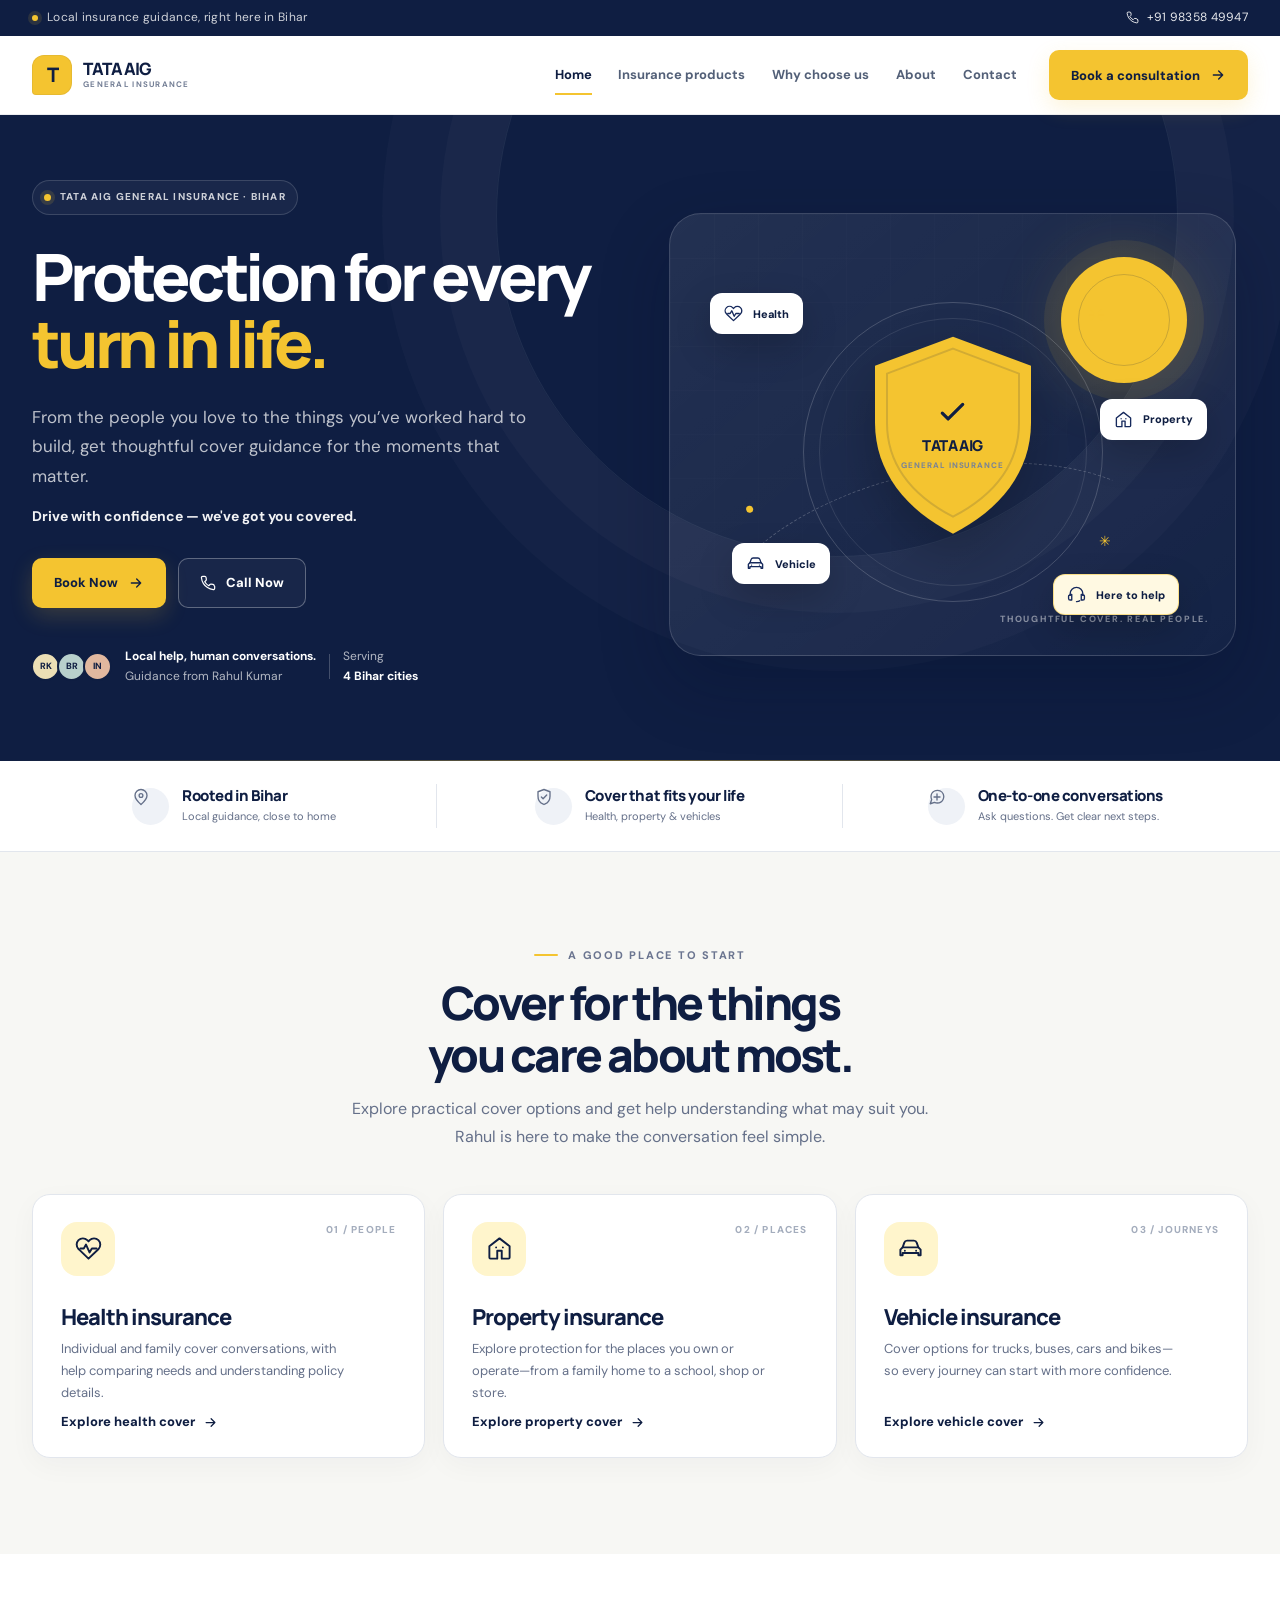
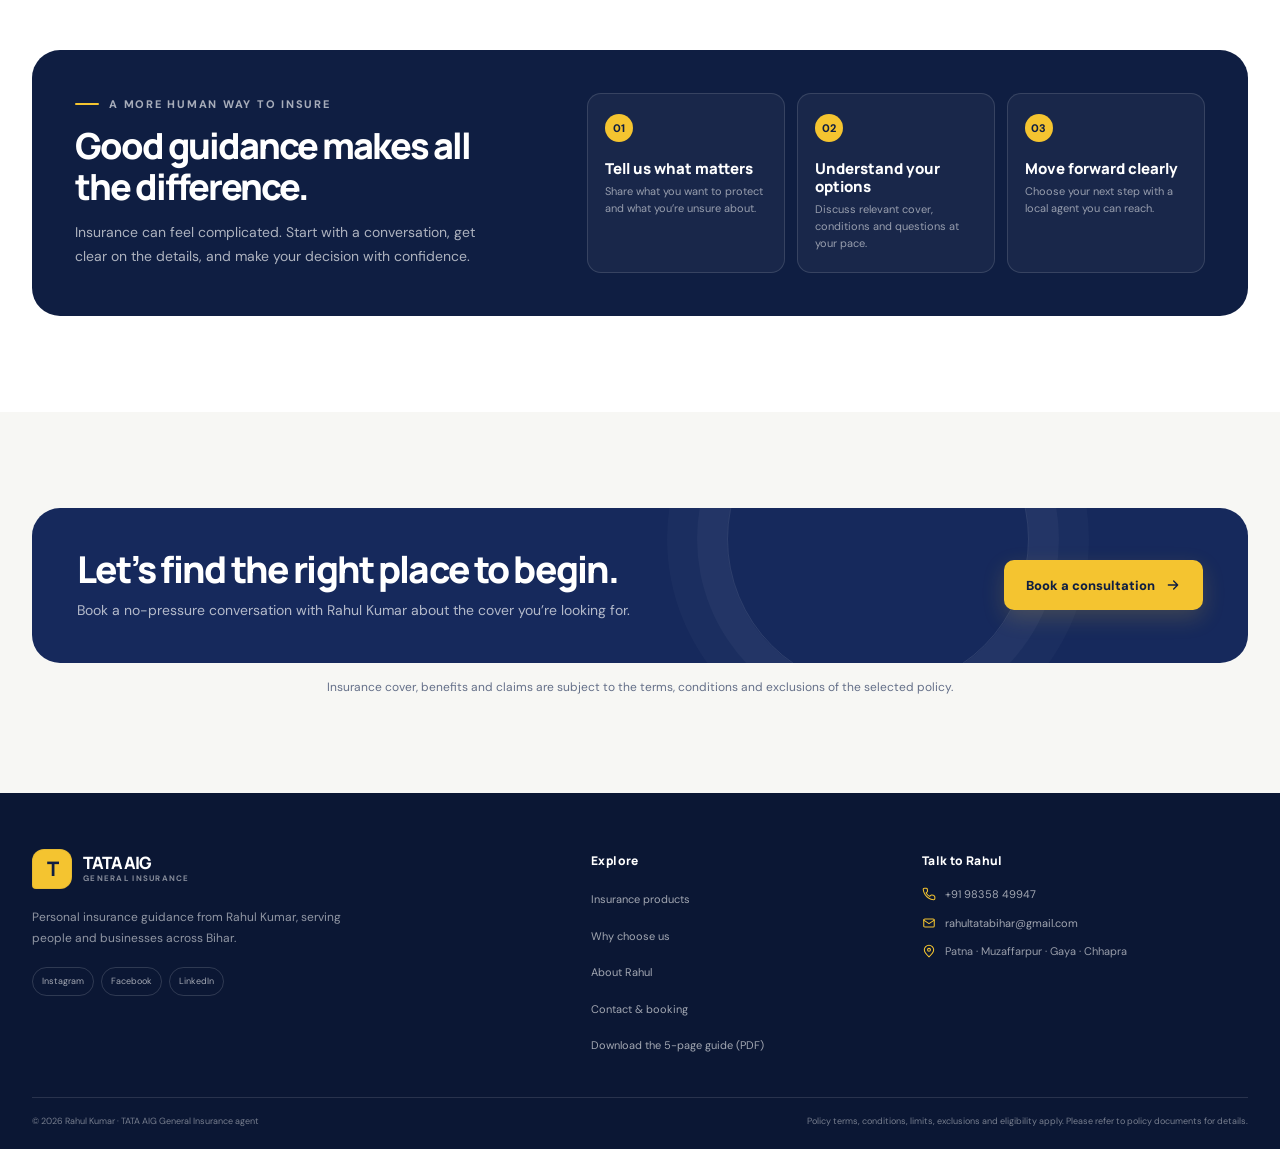
<file: index.html>
<!doctype html>
<html lang="en">
<head>
  <meta charset="utf-8">
  <meta name="viewport" content="width=device-width, initial-scale=1">
  <meta name="theme-color" content="#0f1e42">
  <link rel="icon" type="image/svg+xml" href="assets/img/favicon.svg">
  <meta name="description" content="Personal insurance guidance from Rahul Kumar, a TATA AIG General Insurance agent serving Patna, Muzaffarpur, Gaya and Chhapra, Bihar.">
  <title>Rahul Kumar | TATA AIG General Insurance, Bihar</title>
  <link rel="stylesheet" href="assets/css/styles.css">
  <script src="assets/js/main.js" defer></script>
</head>
<body>
  <a class="skip-link" href="#main">Skip to content</a>
  <div class="topbar">
    <div class="container topbar__inner">
      <span class="topbar__note"><span class="topbar__dot" aria-hidden="true"></span>Local insurance guidance, right here in Bihar</span>
      <a class="topbar__phone" href="tel:+919835849947" aria-label="Call Rahul Kumar at plus 91 98358 49947">
        <svg viewBox="0 0 24 24" fill="none" stroke="currentColor" stroke-width="1.8" stroke-linecap="round" stroke-linejoin="round" aria-hidden="true"><path d="M22 16.92v3a2 2 0 0 1-2.18 2 19.8 19.8 0 0 1-8.63-3.07 19.5 19.5 0 0 1-6-6A19.8 19.8 0 0 1 2.12 4.2 2 2 0 0 1 4.11 2h3a2 2 0 0 1 2 1.72l.38 2.85a2 2 0 0 1-.57 1.7L7.1 10.1a16 16 0 0 0 6 6l1.83-1.83a2 2 0 0 1 1.7-.57l2.85.38a2 2 0 0 1 1.72 1.84Z"/></svg>
        +91 98358 49947
      </a>
    </div>
  </div>
  <header class="site-header">
    <div class="container header__inner">
      <a class="brand" href="index.html" aria-label="TATA AIG General Insurance — Home">
        <span class="brand__mark" aria-hidden="true">T</span>
        <span class="brand__wordmark">TATA AIG<small>GENERAL INSURANCE</small></span>
      </a>
      <nav class="primary-nav" id="primary-nav" aria-label="Main navigation">
        <a href="index.html" aria-current="page">Home</a>
        <a href="products.html">Insurance products</a>
        <a href="benefits.html">Why choose us</a>
        <a href="about.html">About</a>
        <a href="contact.html">Contact</a>
      </nav>
      <a class="btn btn--gold header__cta" href="contact.html#book">Book a consultation <svg viewBox="0 0 24 24" fill="none" stroke="currentColor" stroke-width="2" stroke-linecap="round" stroke-linejoin="round" aria-hidden="true"><path d="M5 12h14M13 6l6 6-6 6"/></svg></a>
      <button class="nav-toggle" type="button" aria-label="Open navigation menu" aria-controls="primary-nav" aria-expanded="false"><span class="nav-toggle__lines" aria-hidden="true"></span></button>
    </div>
  </header>

  <main id="main">
    <section class="home-hero">
      <div class="container home-hero__inner">
        <div class="home-hero__copy">
          <div class="hero-brand-label"><span class="hero-brand-label__dot" aria-hidden="true"></span>TATA AIG General Insurance · Bihar</div>
          <h1>Protection for every <span>turn in life.</span></h1>
          <p class="home-hero__lead">From the people you love to the things you’ve worked hard to build, get thoughtful cover guidance for the moments that matter.</p>
          <p class="home-hero__tagline">Drive with confidence — we've got you covered.</p>
          <div class="home-hero__actions">
            <a class="btn btn--gold" href="contact.html#book">Book Now <svg viewBox="0 0 24 24" fill="none" stroke="currentColor" stroke-width="2" stroke-linecap="round" stroke-linejoin="round" aria-hidden="true"><path d="M5 12h14M13 6l6 6-6 6"/></svg></a>
            <a class="btn btn--outline-light" href="tel:+919835849947"><svg viewBox="0 0 24 24" fill="none" stroke="currentColor" stroke-width="1.8" stroke-linecap="round" stroke-linejoin="round" aria-hidden="true"><path d="M22 16.92v3a2 2 0 0 1-2.18 2 19.8 19.8 0 0 1-8.63-3.07 19.5 19.5 0 0 1-6-6A19.8 19.8 0 0 1 2.12 4.2 2 2 0 0 1 4.11 2h3a2 2 0 0 1 2 1.72l.38 2.85a2 2 0 0 1-.57 1.7L7.1 10.1a16 16 0 0 0 6 6l1.83-1.83a2 2 0 0 1 1.7-.57l2.85.38a2 2 0 0 1 1.72 1.84Z"/></svg>Call Now</a>
          </div>
          <div class="hero-proof">
            <div class="hero-proof__faces" aria-hidden="true"><span>RK</span><span>BR</span><span>IN</span></div>
            <span><strong>Local help, human conversations.</strong><br>Guidance from Rahul Kumar</span>
            <span class="hero-proof__divider" aria-hidden="true"></span>
            <span>Serving<br><strong>4 Bihar cities</strong></span>
          </div>
        </div>

        <div class="cover-scene" role="img" aria-label="Illustration showing health, property and vehicle protection, connected by a central insurance shield">
          <div class="cover-scene__canvas">
            <div class="cover-scene__sun" aria-hidden="true"></div>
            <div class="cover-scene__path" aria-hidden="true"></div>
            <div class="scene-orbit" aria-hidden="true"></div>
            <div class="scene-spark scene-spark--one" aria-hidden="true">✳</div>
            <div class="scene-spark scene-spark--two" aria-hidden="true">✳</div>
            <div class="scene-shield" aria-hidden="true">
              <svg viewBox="0 0 192 215" fill="none"><path d="M96 8 174 37v57c0 49-31 87-78 111C49 181 18 143 18 94V37L96 8Z" fill="#F4C430"/><path d="M96 20 162 45v49c0 41-24 72-66 94-42-22-66-53-66-94V45l66-25Z" stroke="#0F1E42" stroke-opacity=".15" stroke-width="2"/></svg>
              <div class="scene-shield__content">
                <svg viewBox="0 0 24 24" fill="none" stroke="currentColor" stroke-width="2.2" stroke-linecap="round" stroke-linejoin="round"><path d="m5 12 4 4L19 6"/></svg>
                <strong>TATA AIG</strong>
                <small>General insurance</small>
              </div>
            </div>
            <div class="scene-label scene-label--health"><svg viewBox="0 0 24 24" fill="none" stroke="currentColor" stroke-width="1.7" stroke-linecap="round" stroke-linejoin="round" aria-hidden="true"><path d="M20.8 4.6a5.5 5.5 0 0 0-7.8 0L12 5.7l-1.1-1.1a5.5 5.5 0 0 0-7.8 7.8l1.1 1.1L12 21l7.8-7.5 1.1-1.1a5.5 5.5 0 0 0-.1-7.8Z"/><path d="M4.8 12h3l2-3.5 3.1 7 2.1-3.5h4.2"/></svg>Health</div>
            <div class="scene-label scene-label--property"><svg viewBox="0 0 24 24" fill="none" stroke="currentColor" stroke-width="1.7" stroke-linecap="round" stroke-linejoin="round" aria-hidden="true"><path d="m3 10 9-7 9 7v10a1 1 0 0 1-1 1h-6v-7h-4v7H4a1 1 0 0 1-1-1V10Z"/><path d="M9 11h.01M15 11h.01"/></svg>Property</div>
            <div class="scene-label scene-label--vehicle"><svg viewBox="0 0 24 24" fill="none" stroke="currentColor" stroke-width="1.7" stroke-linecap="round" stroke-linejoin="round" aria-hidden="true"><path d="m5 11 1.5-4.2A2.7 2.7 0 0 1 9 5h6a2.7 2.7 0 0 1 2.5 1.8L19 11l2 2v5h-2v-2H5v2H3v-5l2-2Z"/><path d="M5 11h14M7 14h.01M17 14h.01"/></svg>Vehicle</div>
            <div class="scene-label scene-label--help"><svg viewBox="0 0 24 24" fill="none" stroke="currentColor" stroke-width="1.7" stroke-linecap="round" stroke-linejoin="round" aria-hidden="true"><path d="M4 13v-2a8 8 0 0 1 16 0v2"/><path d="M4 13H3a1 1 0 0 0-1 1v3a2 2 0 0 0 2 2h2v-7H4Zm16 0h1a1 1 0 0 1 1 1v3a2 2 0 0 1-2 2h-2v-7h2ZM16 20c-1 1-2 1-4 1"/></svg>Here to help</div>
            <div class="scene-caption">Thoughtful cover. Real people.</div>
          </div>
        </div>
      </div>
    </section>

    <div class="stat-band" aria-label="At a glance">
      <div class="container stat-band__inner">
        <div class="stat-item">
          <span class="stat-item__symbol"><svg viewBox="0 0 24 24" fill="none" stroke="currentColor" stroke-width="1.8" stroke-linecap="round" stroke-linejoin="round" aria-hidden="true"><path d="M20 10c0 5-8 12-8 12S4 15 4 10a8 8 0 1 1 16 0Z"/><circle cx="12" cy="10" r="2.5"/></svg></span>
          <div><strong>Rooted in Bihar</strong><span>Local guidance, close to home</span></div>
        </div>
        <div class="stat-item">
          <span class="stat-item__symbol"><svg viewBox="0 0 24 24" fill="none" stroke="currentColor" stroke-width="1.8" stroke-linecap="round" stroke-linejoin="round" aria-hidden="true"><path d="m12 22 1.6-.7c4.1-1.8 6.4-5.4 6.4-10.3V5l-8-3-8 3v6c0 4.9 2.3 8.5 6.4 10.3L12 22Z"/><path d="m8.5 12 2.3 2.3 4.8-5"/></svg></span>
          <div><strong>Cover that fits your life</strong><span>Health, property &amp; vehicles</span></div>
        </div>
        <div class="stat-item">
          <span class="stat-item__symbol"><svg viewBox="0 0 24 24" fill="none" stroke="currentColor" stroke-width="1.8" stroke-linecap="round" stroke-linejoin="round" aria-hidden="true"><path d="M21 11.5a8.4 8.4 0 0 1-.9 3.8 8.5 8.5 0 0 1-7.6 4.7 8.4 8.4 0 0 1-3.8-.9L3 21l1.9-5.7a8.4 8.4 0 0 1-.9-3.8A8.5 8.5 0 0 1 8.7 4a8.4 8.4 0 0 1 3.8-.9h.5a8.5 8.5 0 0 1 8 8v.4Z"/><path d="M8 12h8M12 8v8"/></svg></span>
          <div><strong>One-to-one conversations</strong><span>Ask questions. Get clear next steps.</span></div>
        </div>
      </div>
    </div>

    <section class="section section--paper" aria-labelledby="cover-heading">
      <div class="container">
        <div class="section-head section-head--center">
          <div class="eyebrow">A good place to start</div>
          <h2 id="cover-heading">Cover for the things<br>you care about most.</h2>
          <p>Explore practical cover options and get help understanding what may suit you. Rahul is here to make the conversation feel simple.</p>
        </div>
        <div class="service-grid">
          <article class="service-card card">
            <div class="service-card__top"><span class="icon-tile"><svg viewBox="0 0 24 24" fill="none" stroke="currentColor" stroke-width="1.7" stroke-linecap="round" stroke-linejoin="round" aria-hidden="true"><path d="M20.8 4.6a5.5 5.5 0 0 0-7.8 0L12 5.7l-1.1-1.1a5.5 5.5 0 0 0-7.8 7.8l1.1 1.1L12 21l7.8-7.5 1.1-1.1a5.5 5.5 0 0 0-.1-7.8Z"/><path d="M4.8 12h3l2-3.5 3.1 7 2.1-3.5h4.2"/></svg></span><span class="service-card__index">01 / PEOPLE</span></div>
            <h3>Health insurance</h3>
            <p>Individual and family cover conversations, with help comparing needs and understanding policy details.</p>
            <a class="link-arrow" href="products.html#health">Explore health cover <svg viewBox="0 0 24 24" fill="none" stroke="currentColor" stroke-width="2" stroke-linecap="round" stroke-linejoin="round" aria-hidden="true"><path d="M5 12h14M13 6l6 6-6 6"/></svg></a>
          </article>
          <article class="service-card card">
            <div class="service-card__top"><span class="icon-tile"><svg viewBox="0 0 24 24" fill="none" stroke="currentColor" stroke-width="1.7" stroke-linecap="round" stroke-linejoin="round" aria-hidden="true"><path d="m3 10 9-7 9 7v10a1 1 0 0 1-1 1h-6v-7h-4v7H4a1 1 0 0 1-1-1V10Z"/><path d="M9 11h.01M15 11h.01"/></svg></span><span class="service-card__index">02 / PLACES</span></div>
            <h3>Property insurance</h3>
            <p>Explore protection for the places you own or operate—from a family home to a school, shop or store.</p>
            <a class="link-arrow" href="products.html#property">Explore property cover <svg viewBox="0 0 24 24" fill="none" stroke="currentColor" stroke-width="2" stroke-linecap="round" stroke-linejoin="round" aria-hidden="true"><path d="M5 12h14M13 6l6 6-6 6"/></svg></a>
          </article>
          <article class="service-card card">
            <div class="service-card__top"><span class="icon-tile"><svg viewBox="0 0 24 24" fill="none" stroke="currentColor" stroke-width="1.7" stroke-linecap="round" stroke-linejoin="round" aria-hidden="true"><path d="m5 11 1.5-4.2A2.7 2.7 0 0 1 9 5h6a2.7 2.7 0 0 1 2.5 1.8L19 11l2 2v5h-2v-2H5v2H3v-5l2-2Z"/><path d="M5 11h14M7 14h.01M17 14h.01"/></svg></span><span class="service-card__index">03 / JOURNEYS</span></div>
            <h3>Vehicle insurance</h3>
            <p>Cover options for trucks, buses, cars and bikes—so every journey can start with more confidence.</p>
            <a class="link-arrow" href="products.html#vehicle">Explore vehicle cover <svg viewBox="0 0 24 24" fill="none" stroke="currentColor" stroke-width="2" stroke-linecap="round" stroke-linejoin="round" aria-hidden="true"><path d="M5 12h14M13 6l6 6-6 6"/></svg></a>
          </article>
        </div>
      </div>
    </section>

    <section class="section" aria-labelledby="approach-heading">
      <div class="container">
        <div class="approach-panel">
          <div>
            <div class="eyebrow eyebrow--light">A more human way to insure</div>
            <h2 id="approach-heading">Good guidance makes all the difference.</h2>
            <p>Insurance can feel complicated. Start with a conversation, get clear on the details, and make your decision with confidence.</p>
          </div>
          <div class="approach-steps">
            <article class="approach-step"><span class="approach-step__number">01</span><h3>Tell us what matters</h3><p>Share what you want to protect and what you’re unsure about.</p></article>
            <article class="approach-step"><span class="approach-step__number">02</span><h3>Understand your options</h3><p>Discuss relevant cover, conditions and questions at your pace.</p></article>
            <article class="approach-step"><span class="approach-step__number">03</span><h3>Move forward clearly</h3><p>Choose your next step with a local agent you can reach.</p></article>
          </div>
        </div>
      </div>
    </section>

    <section class="section section--paper">
      <div class="container">
        <div class="cta-banner">
          <div class="cta-banner__copy"><h2>Let’s find the right place to begin.</h2><p>Book a no-pressure conversation with Rahul Kumar about the cover you’re looking for.</p></div>
          <a class="btn btn--gold" href="contact.html#book">Book a consultation <svg viewBox="0 0 24 24" fill="none" stroke="currentColor" stroke-width="2" stroke-linecap="round" stroke-linejoin="round" aria-hidden="true"><path d="M5 12h14M13 6l6 6-6 6"/></svg></a>
        </div>
        <p class="note" style="margin:15px 0 0;text-align:center">Insurance cover, benefits and claims are subject to the terms, conditions and exclusions of the selected policy.</p>
      </div>
    </section>
  </main>

  <footer class="site-footer">
    <div class="container footer-main">
      <div class="footer-brand">
        <a class="brand" href="index.html" aria-label="TATA AIG General Insurance — Home"><span class="brand__mark" aria-hidden="true">T</span><span class="brand__wordmark">TATA AIG<small>GENERAL INSURANCE</small></span></a>
        <p>Personal insurance guidance from Rahul Kumar, serving people and businesses across Bihar.</p>
        <div class="footer-social" id="social" aria-label="Social links placeholder"><a href="#social" aria-label="Instagram placeholder">Instagram</a><a href="#social" aria-label="Facebook placeholder">Facebook</a><a href="#social" aria-label="LinkedIn placeholder">LinkedIn</a></div>
      </div>
      <div class="footer-col"><h3>Explore</h3><ul class="footer-links"><li><a href="products.html">Insurance products</a></li><li><a href="benefits.html">Why choose us</a></li><li><a href="about.html">About Rahul</a></li><li><a href="contact.html">Contact &amp; booking</a></li><li><a href="TATA-AIG-Rahul-Kumar-Insurance-Guide.pdf" download>Download the 5-page guide (PDF)</a></li></ul></div>
      <div class="footer-col"><h3>Talk to Rahul</h3><ul class="footer-contact"><li><svg viewBox="0 0 24 24" fill="none" stroke="currentColor" stroke-width="1.8" stroke-linecap="round" stroke-linejoin="round" aria-hidden="true"><path d="M22 16.92v3a2 2 0 0 1-2.18 2 19.8 19.8 0 0 1-8.63-3.07 19.5 19.5 0 0 1-6-6A19.8 19.8 0 0 1 2.12 4.2 2 2 0 0 1 4.11 2h3a2 2 0 0 1 2 1.72l.38 2.85a2 2 0 0 1-.57 1.7L7.1 10.1a16 16 0 0 0 6 6l1.83-1.83a2 2 0 0 1 1.7-.57l2.85.38a2 2 0 0 1 1.72 1.84Z"/></svg><a href="tel:+919835849947">+91 98358 49947</a></li><li><svg viewBox="0 0 24 24" fill="none" stroke="currentColor" stroke-width="1.8" stroke-linecap="round" stroke-linejoin="round" aria-hidden="true"><rect x="3" y="5" width="18" height="14" rx="2"/><path d="m3 7 9 6 9-6"/></svg><a href="mailto:rahultatabihar@gmail.com">rahultatabihar@gmail.com</a></li><li><svg viewBox="0 0 24 24" fill="none" stroke="currentColor" stroke-width="1.8" stroke-linecap="round" stroke-linejoin="round" aria-hidden="true"><path d="M20 10c0 5-8 12-8 12S4 15 4 10a8 8 0 1 1 16 0Z"/><circle cx="12" cy="10" r="2.5"/></svg><span>Patna · Muzaffarpur · Gaya · Chhapra</span></li></ul></div>
    </div>
    <div class="container footer-bottom"><span>© <span data-year>2026</span> Rahul Kumar · TATA AIG General Insurance agent</span><span class="footer-disclaimer">Policy terms, conditions, limits, exclusions and eligibility apply. Please refer to policy documents for details.</span></div>
  </footer>
</body>
</html>
</file>
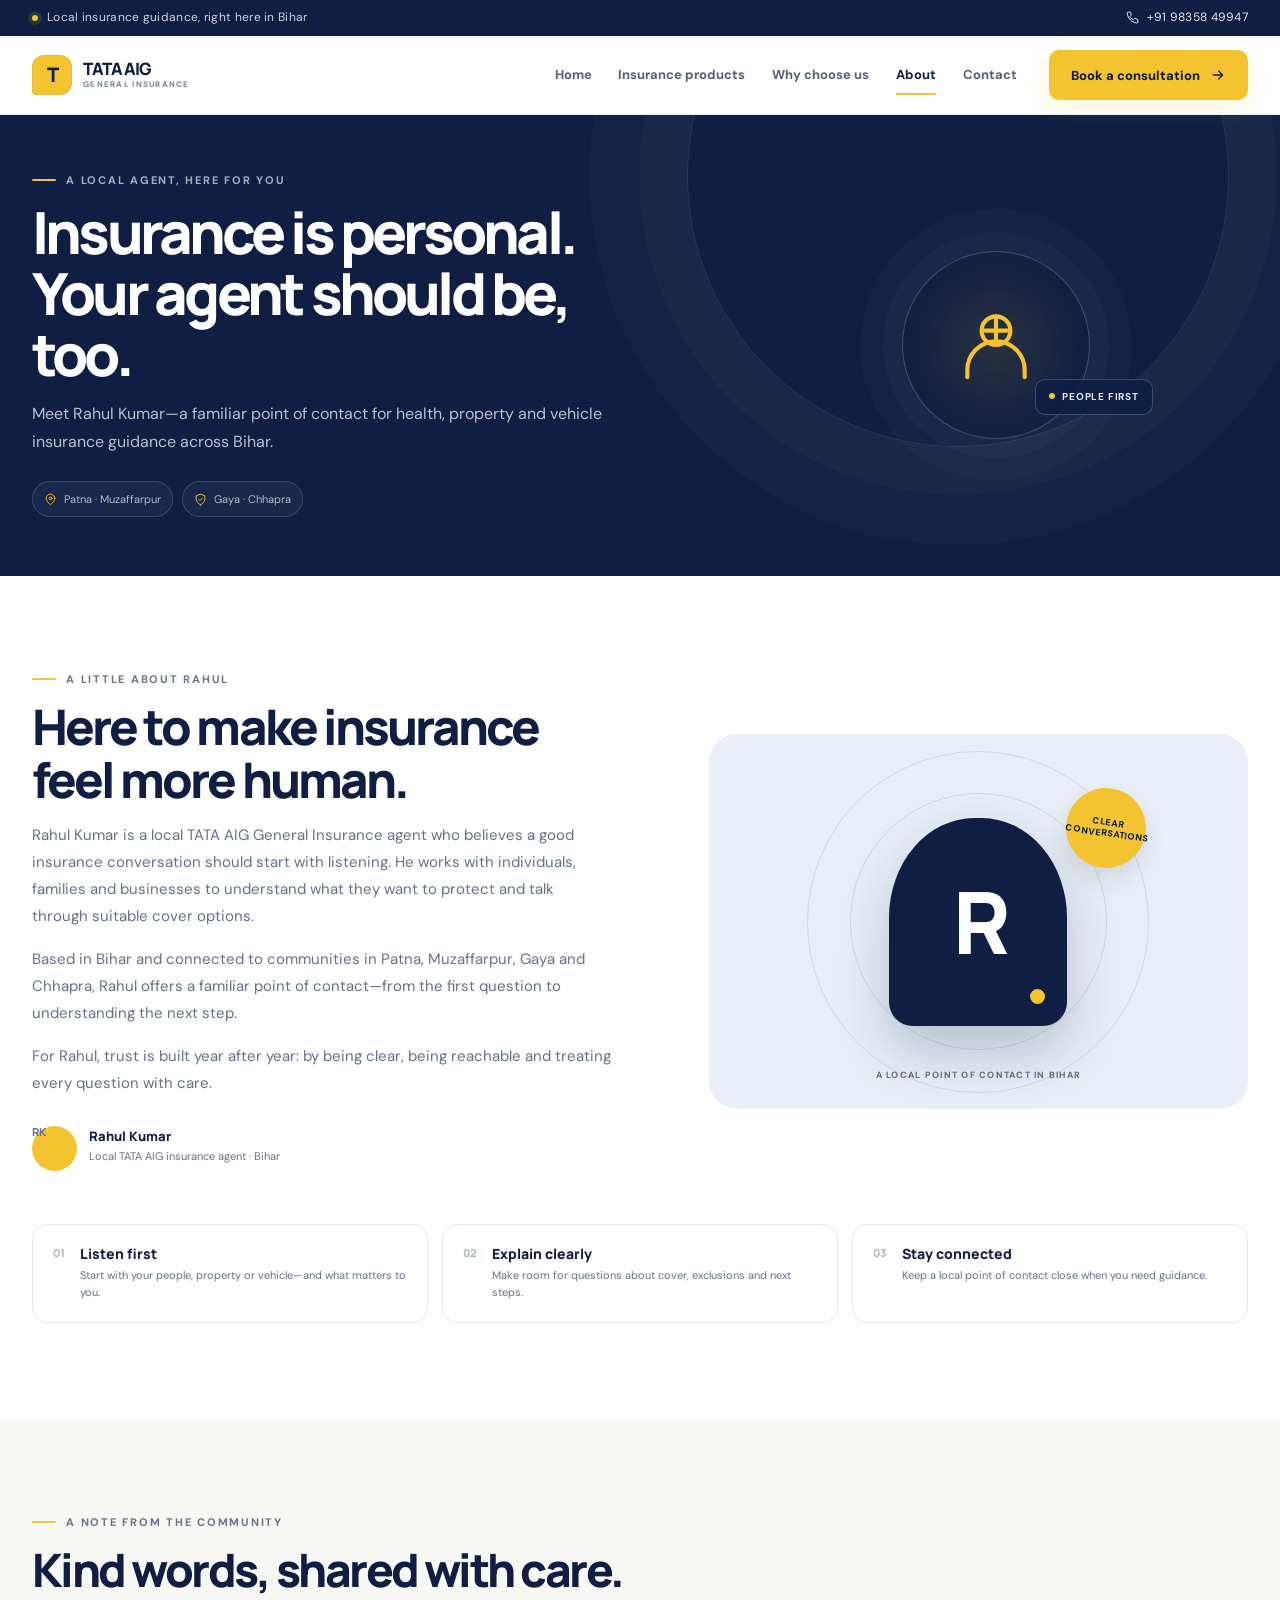
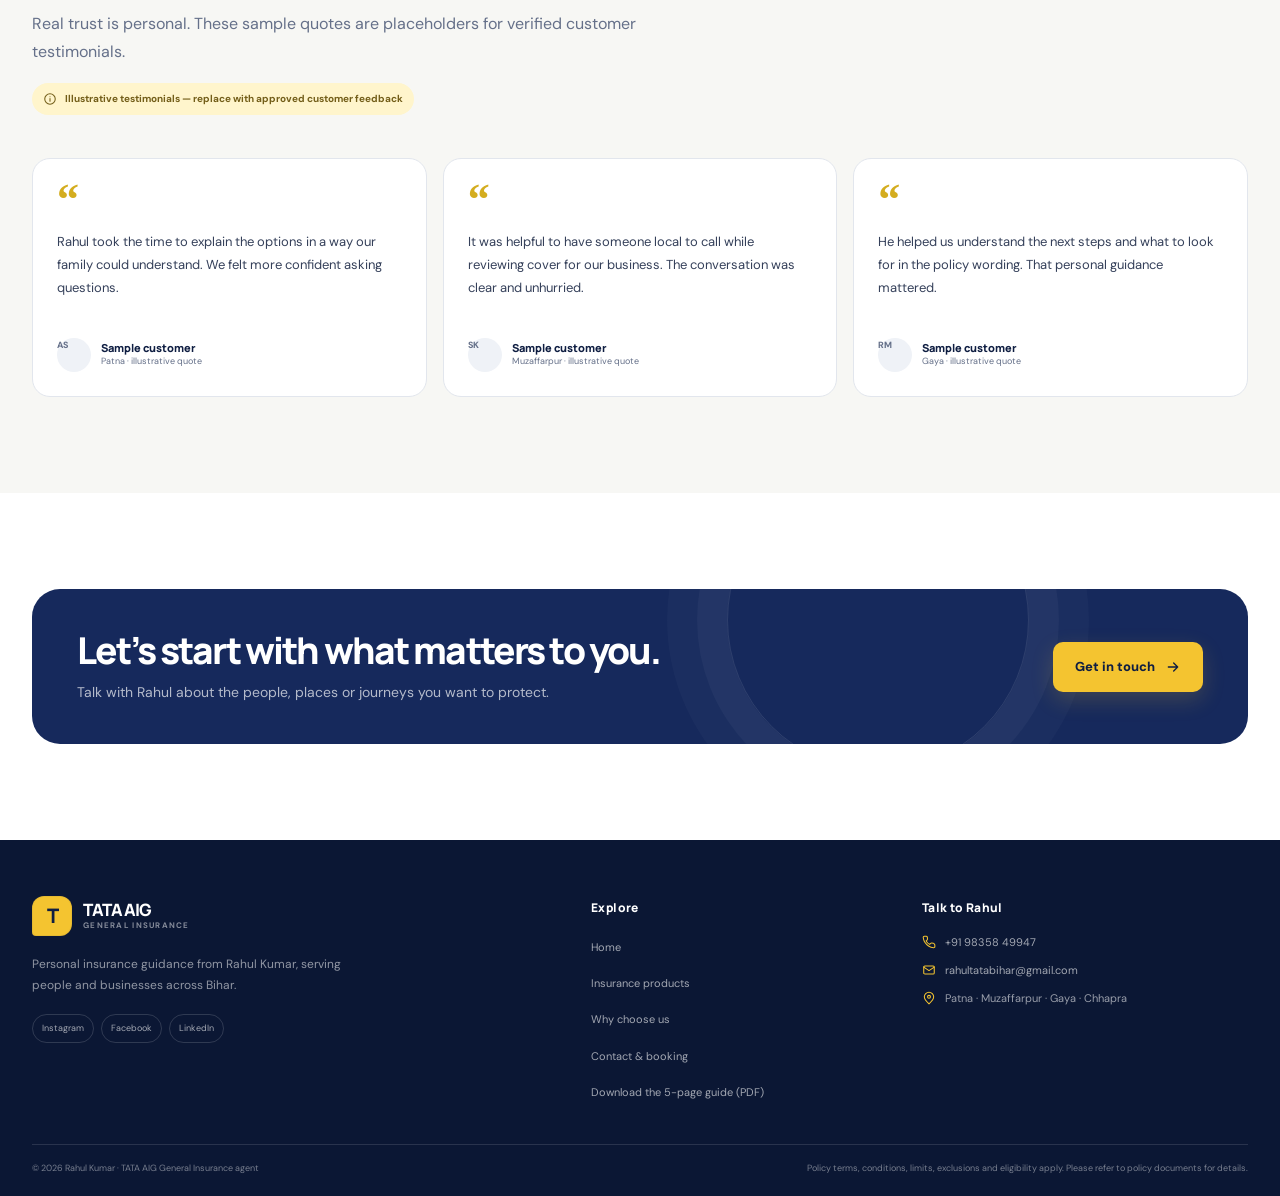
<file: about.html>
<!doctype html>
<html lang="en">
<head>
  <meta charset="utf-8">
  <meta name="viewport" content="width=device-width, initial-scale=1">
  <meta name="theme-color" content="#0f1e42">
  <link rel="icon" type="image/svg+xml" href="assets/img/favicon.svg">
  <meta name="description" content="Meet Rahul Kumar, a local TATA AIG General Insurance agent serving Patna, Muzaffarpur, Gaya and Chhapra.">
  <title>About Rahul Kumar | TATA AIG Insurance, Bihar</title>
  <link rel="stylesheet" href="assets/css/styles.css">
  <script src="assets/js/main.js" defer></script>
</head>
<body>
  <a class="skip-link" href="#main">Skip to content</a>
  <div class="topbar"><div class="container topbar__inner"><span class="topbar__note"><span class="topbar__dot" aria-hidden="true"></span>Local insurance guidance, right here in Bihar</span><a class="topbar__phone" href="tel:+919835849947"><svg viewBox="0 0 24 24" fill="none" stroke="currentColor" stroke-width="1.8" stroke-linecap="round" stroke-linejoin="round" aria-hidden="true"><path d="M22 16.92v3a2 2 0 0 1-2.18 2 19.8 19.8 0 0 1-8.63-3.07 19.5 19.5 0 0 1-6-6A19.8 19.8 0 0 1 2.12 4.2 2 2 0 0 1 4.11 2h3a2 2 0 0 1 2 1.72l.38 2.85a2 2 0 0 1-.57 1.7L7.1 10.1a16 16 0 0 0 6 6l1.83-1.83a2 2 0 0 1 1.7-.57l2.85.38a2 2 0 0 1 1.72 1.84Z"/></svg>+91 98358 49947</a></div></div>
  <header class="site-header"><div class="container header__inner">
    <a class="brand" href="index.html" aria-label="TATA AIG General Insurance — Home"><span class="brand__mark" aria-hidden="true">T</span><span class="brand__wordmark">TATA AIG<small>GENERAL INSURANCE</small></span></a>
    <nav class="primary-nav" id="primary-nav" aria-label="Main navigation"><a href="index.html">Home</a><a href="products.html">Insurance products</a><a href="benefits.html">Why choose us</a><a href="about.html" aria-current="page">About</a><a href="contact.html">Contact</a></nav>
    <a class="btn btn--gold header__cta" href="contact.html#book">Book a consultation <svg viewBox="0 0 24 24" fill="none" stroke="currentColor" stroke-width="2" stroke-linecap="round" stroke-linejoin="round" aria-hidden="true"><path d="M5 12h14M13 6l6 6-6 6"/></svg></a>
    <button class="nav-toggle" type="button" aria-label="Open navigation menu" aria-controls="primary-nav" aria-expanded="false"><span class="nav-toggle__lines" aria-hidden="true"></span></button>
  </div></header>

  <main id="main">
    <section class="page-hero">
      <div class="container page-hero__inner">
        <div class="page-hero__copy"><div class="eyebrow eyebrow--light">A local agent, here for you</div><h1>Insurance is personal. Your agent should be, too.</h1><p>Meet Rahul Kumar—a familiar point of contact for health, property and vehicle insurance guidance across Bihar.</p><div class="page-hero__meta"><span><svg viewBox="0 0 24 24" fill="none" stroke="currentColor" stroke-width="1.8" stroke-linecap="round" stroke-linejoin="round" aria-hidden="true"><path d="M20 10c0 5-8 12-8 12S4 15 4 10a8 8 0 1 1 16 0Z"/><circle cx="12" cy="10" r="2.5"/></svg>Patna · Muzaffarpur</span><span><svg viewBox="0 0 24 24" fill="none" stroke="currentColor" stroke-width="1.8" stroke-linecap="round" stroke-linejoin="round" aria-hidden="true"><path d="M12 22s8-4 8-11V5l-8-3-8 3v6c0 7 8 11 8 11Z"/><path d="m9 12 2 2 4-4"/></svg>Gaya · Chhapra</span></div></div>
        <div class="page-hero__visual" aria-hidden="true"><div class="hero-emblem"><svg viewBox="0 0 24 24" fill="none" stroke="currentColor" stroke-linecap="round" stroke-linejoin="round"><circle cx="12" cy="8" r="4"/><path d="M4 21v-2a8 8 0 0 1 16 0v2M9 8h6M12 5v6"/></svg><span class="hero-emblem__tag">People first</span></div></div>
      </div>
    </section>

    <section class="section" aria-labelledby="about-heading">
      <div class="container">
        <div class="about-lead">
          <div class="about-copy">
            <div class="eyebrow">A little about Rahul</div>
            <h2 id="about-heading">Here to make insurance feel more human.</h2>
            <p>Rahul Kumar is a local TATA AIG General Insurance agent who believes a good insurance conversation should start with listening. He works with individuals, families and businesses to understand what they want to protect and talk through suitable cover options.</p>
            <p>Based in Bihar and connected to communities in Patna, Muzaffarpur, Gaya and Chhapra, Rahul offers a familiar point of contact—from the first question to understanding the next step.</p>
            <p>For Rahul, trust is built year after year: by being clear, being reachable and treating every question with care.</p>
            <div class="about-signoff"><span class="about-signoff__initial" aria-hidden="true">RK</span><div><strong>Rahul Kumar</strong><span>Local TATA AIG insurance agent · Bihar</span></div></div>
          </div>
          <div class="about-visual" role="img" aria-label="A custom monogram illustration representing Rahul Kumar's local insurance guidance">
            <div class="about-visual__monogram" aria-hidden="true">R</div><div class="about-visual__badge" aria-hidden="true">Clear<br>conversations</div><span class="about-visual__label">A local point of contact in Bihar</span>
          </div>
        </div>
        <div class="values-row" aria-label="Rahul's approach">
          <article class="value-card"><span class="value-card__number">01</span><div><h3>Listen first</h3><p>Start with your people, property or vehicle—and what matters to you.</p></div></article>
          <article class="value-card"><span class="value-card__number">02</span><div><h3>Explain clearly</h3><p>Make room for questions about cover, exclusions and next steps.</p></div></article>
          <article class="value-card"><span class="value-card__number">03</span><div><h3>Stay connected</h3><p>Keep a local point of contact close when you need guidance.</p></div></article>
        </div>
      </div>
    </section>

    <section class="section section--paper" aria-labelledby="testimonials-heading">
      <div class="container">
        <div class="section-head"><div class="eyebrow">A note from the community</div><h2 id="testimonials-heading">Kind words, shared with care.</h2><p>Real trust is personal. These sample quotes are placeholders for verified customer testimonials.</p><div class="testimonial-note"><svg viewBox="0 0 24 24" fill="none" stroke="currentColor" stroke-width="1.8" stroke-linecap="round" stroke-linejoin="round" aria-hidden="true"><circle cx="12" cy="12" r="9"/><path d="M12 11v5M12 8h.01"/></svg>Illustrative testimonials — replace with approved customer feedback</div></div>
        <div class="testimonial-grid">
          <article class="quote-card"><span class="quote-card__mark" aria-hidden="true">“</span><blockquote>Rahul took the time to explain the options in a way our family could understand. We felt more confident asking questions.</blockquote><div class="quote-card__person"><span class="quote-card__avatar" aria-hidden="true">AS</span><div><strong>Sample customer</strong><span>Patna · illustrative quote</span></div></div></article>
          <article class="quote-card"><span class="quote-card__mark" aria-hidden="true">“</span><blockquote>It was helpful to have someone local to call while reviewing cover for our business. The conversation was clear and unhurried.</blockquote><div class="quote-card__person"><span class="quote-card__avatar" aria-hidden="true">SK</span><div><strong>Sample customer</strong><span>Muzaffarpur · illustrative quote</span></div></div></article>
          <article class="quote-card"><span class="quote-card__mark" aria-hidden="true">“</span><blockquote>He helped us understand the next steps and what to look for in the policy wording. That personal guidance mattered.</blockquote><div class="quote-card__person"><span class="quote-card__avatar" aria-hidden="true">RM</span><div><strong>Sample customer</strong><span>Gaya · illustrative quote</span></div></div></article>
        </div>
      </div>
    </section>

    <section class="section"><div class="container"><div class="cta-banner"><div class="cta-banner__copy"><h2>Let’s start with what matters to you.</h2><p>Talk with Rahul about the people, places or journeys you want to protect.</p></div><a class="btn btn--gold" href="contact.html#book">Get in touch <svg viewBox="0 0 24 24" fill="none" stroke="currentColor" stroke-width="2" stroke-linecap="round" stroke-linejoin="round" aria-hidden="true"><path d="M5 12h14M13 6l6 6-6 6"/></svg></a></div></div></section>
  </main>

  <footer class="site-footer"><div class="container footer-main">
    <div class="footer-brand"><a class="brand" href="index.html" aria-label="TATA AIG General Insurance — Home"><span class="brand__mark" aria-hidden="true">T</span><span class="brand__wordmark">TATA AIG<small>GENERAL INSURANCE</small></span></a><p>Personal insurance guidance from Rahul Kumar, serving people and businesses across Bihar.</p><div class="footer-social" id="social" aria-label="Social links placeholder"><a href="#social" aria-label="Instagram placeholder">Instagram</a><a href="#social" aria-label="Facebook placeholder">Facebook</a><a href="#social" aria-label="LinkedIn placeholder">LinkedIn</a></div></div>
    <div class="footer-col"><h3>Explore</h3><ul class="footer-links"><li><a href="index.html">Home</a></li><li><a href="products.html">Insurance products</a></li><li><a href="benefits.html">Why choose us</a></li><li><a href="contact.html">Contact &amp; booking</a></li><li><a href="TATA-AIG-Rahul-Kumar-Insurance-Guide.pdf" download>Download the 5-page guide (PDF)</a></li></ul></div>
    <div class="footer-col"><h3>Talk to Rahul</h3><ul class="footer-contact"><li><svg viewBox="0 0 24 24" fill="none" stroke="currentColor" stroke-width="1.8" stroke-linecap="round" stroke-linejoin="round" aria-hidden="true"><path d="M22 16.92v3a2 2 0 0 1-2.18 2 19.8 19.8 0 0 1-8.63-3.07 19.5 19.5 0 0 1-6-6A19.8 19.8 0 0 1 2.12 4.2 2 2 0 0 1 4.11 2h3a2 2 0 0 1 2 1.72l.38 2.85a2 2 0 0 1-.57 1.7L7.1 10.1a16 16 0 0 0 6 6l1.83-1.83a2 2 0 0 1 1.7-.57l2.85.38a2 2 0 0 1 1.72 1.84Z"/></svg><a href="tel:+919835849947">+91 98358 49947</a></li><li><svg viewBox="0 0 24 24" fill="none" stroke="currentColor" stroke-width="1.8" stroke-linecap="round" stroke-linejoin="round" aria-hidden="true"><rect x="3" y="5" width="18" height="14" rx="2"/><path d="m3 7 9 6 9-6"/></svg><a href="mailto:rahultatabihar@gmail.com">rahultatabihar@gmail.com</a></li><li><svg viewBox="0 0 24 24" fill="none" stroke="currentColor" stroke-width="1.8" stroke-linecap="round" stroke-linejoin="round" aria-hidden="true"><path d="M20 10c0 5-8 12-8 12S4 15 4 10a8 8 0 1 1 16 0Z"/><circle cx="12" cy="10" r="2.5"/></svg><span>Patna · Muzaffarpur · Gaya · Chhapra</span></li></ul></div>
  </div><div class="container footer-bottom"><span>© <span data-year>2026</span> Rahul Kumar · TATA AIG General Insurance agent</span><span class="footer-disclaimer">Policy terms, conditions, limits, exclusions and eligibility apply. Please refer to policy documents for details.</span></div></footer>
</body>
</html>
</file>
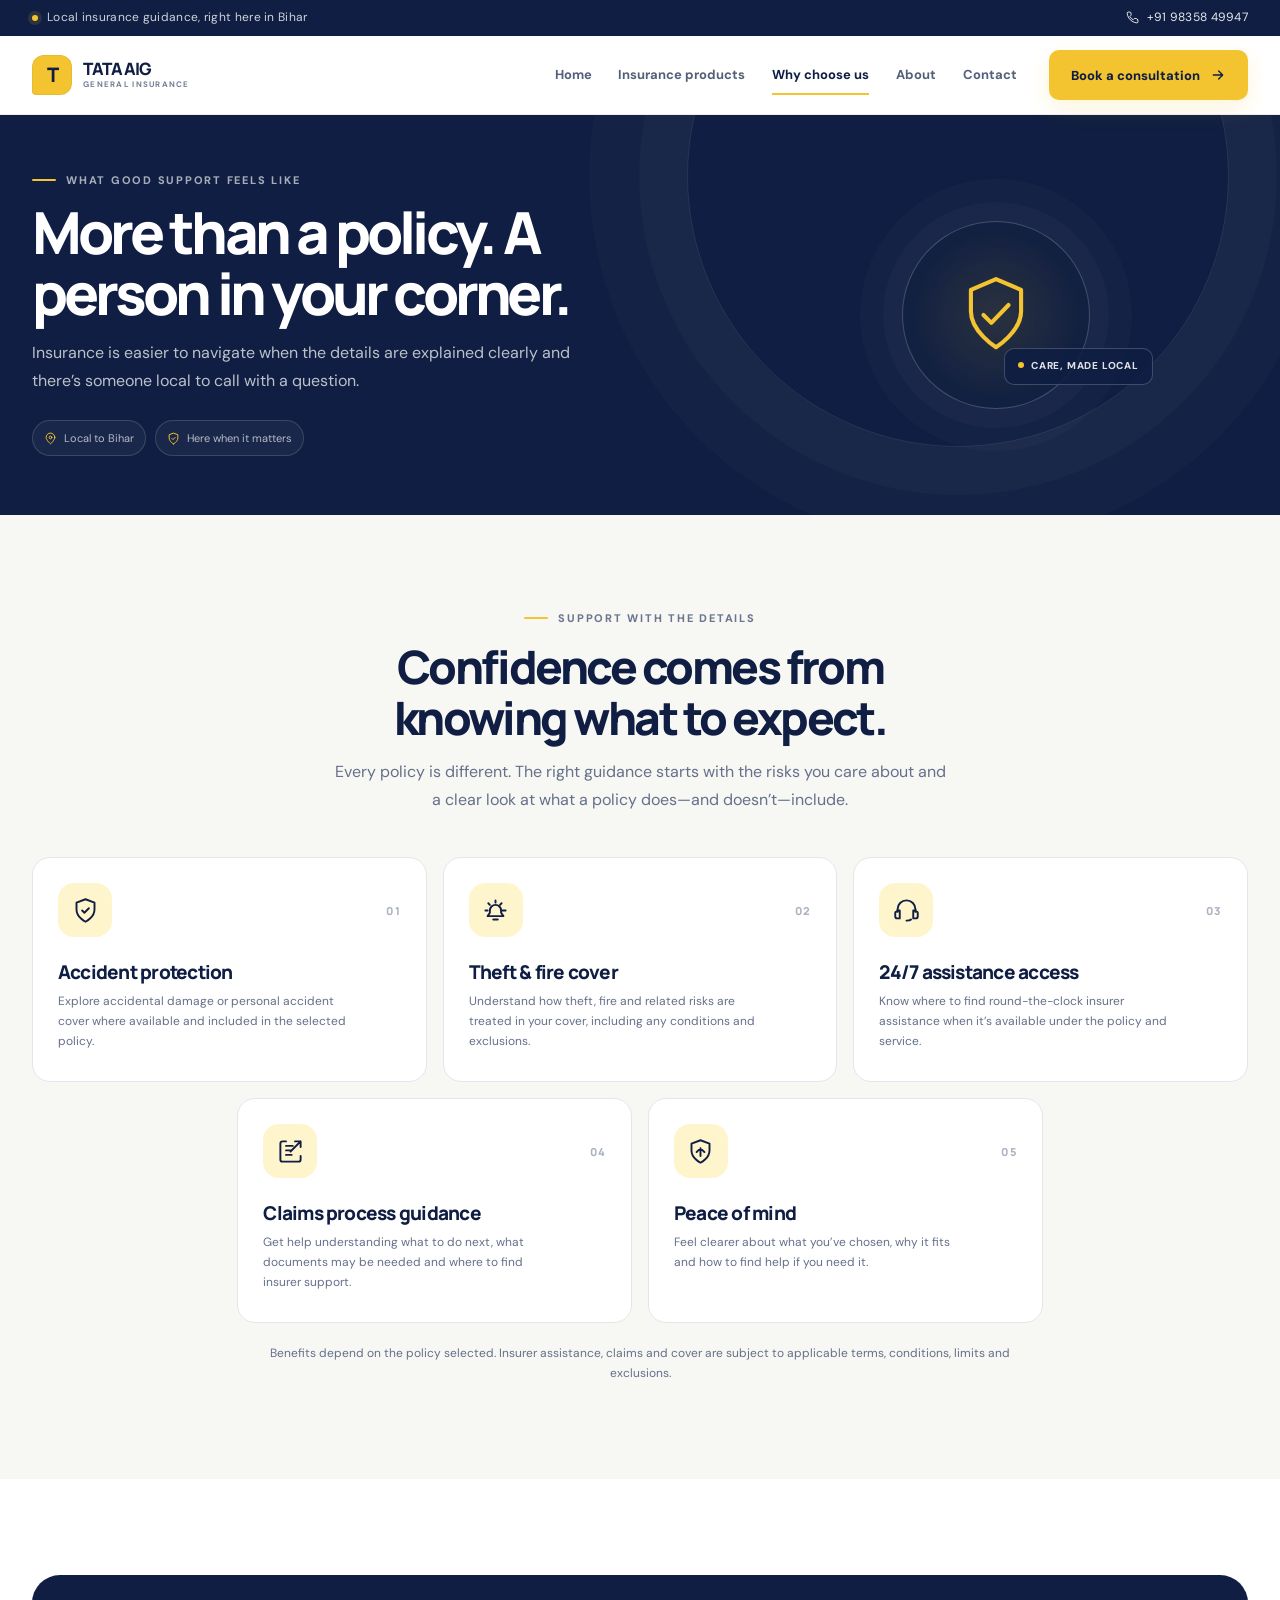
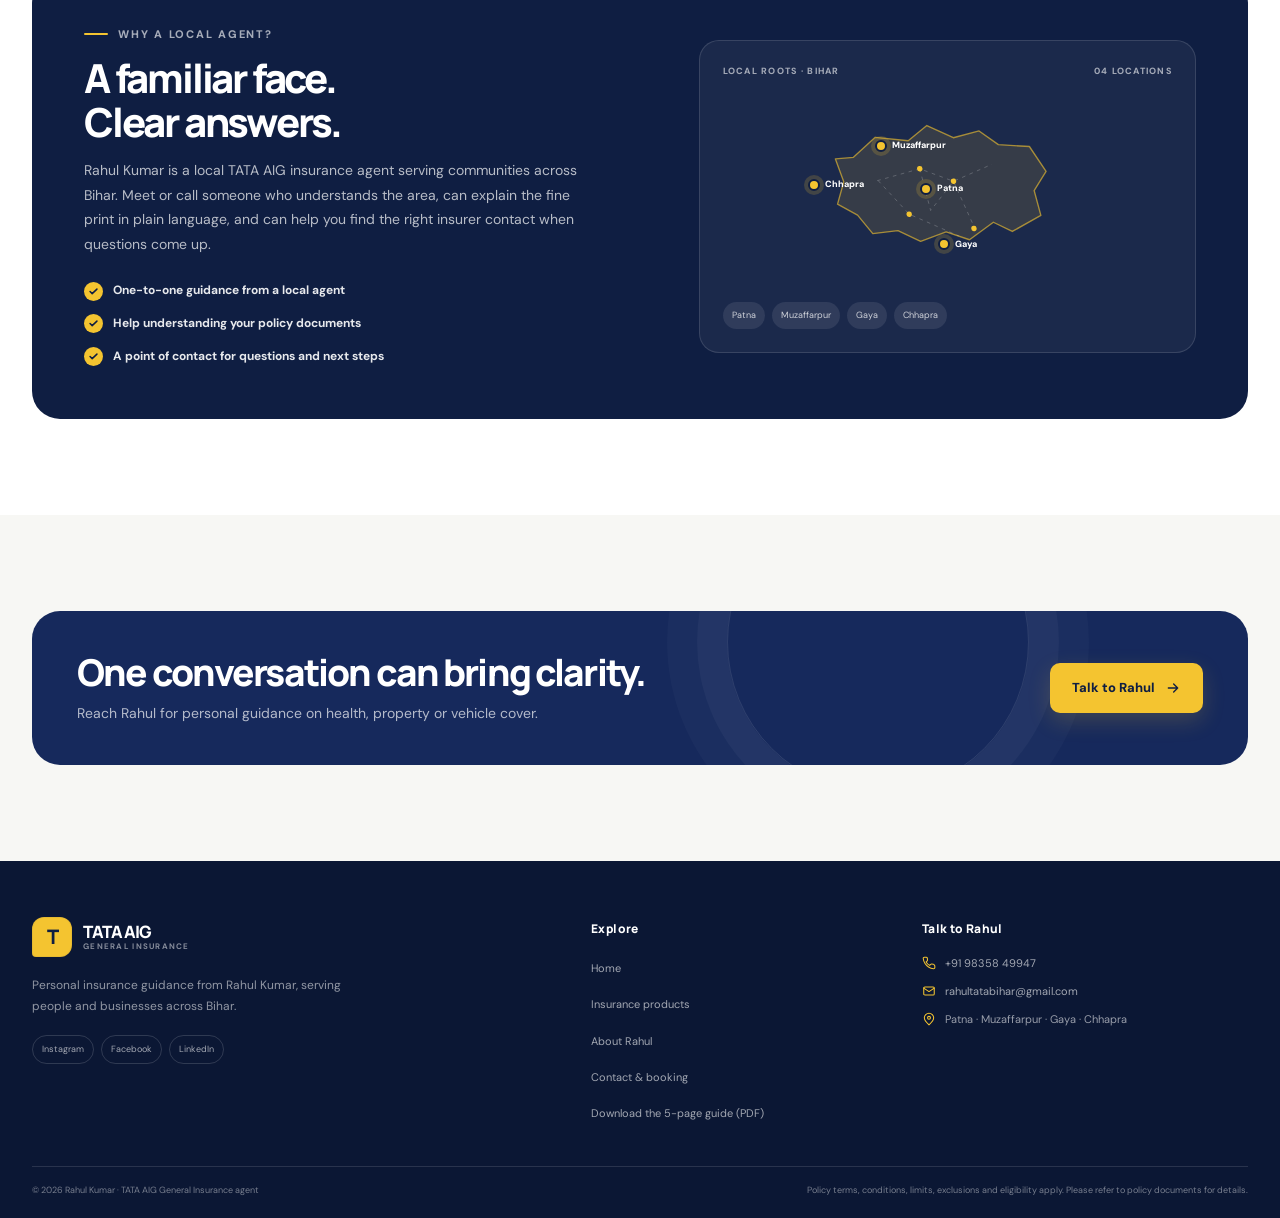
<file: benefits.html>
<!doctype html>
<html lang="en">
<head>
  <meta charset="utf-8">
  <meta name="viewport" content="width=device-width, initial-scale=1">
  <meta name="theme-color" content="#0f1e42">
  <link rel="icon" type="image/svg+xml" href="assets/img/favicon.svg">
  <meta name="description" content="Discover the practical benefits of working with a local TATA AIG insurance agent in Bihar: clear guidance, claims support and a familiar point of contact.">
  <title>Why Choose Rahul Kumar | TATA AIG Insurance, Bihar</title>
  <link rel="stylesheet" href="assets/css/styles.css">
  <script src="assets/js/main.js" defer></script>
</head>
<body>
  <a class="skip-link" href="#main">Skip to content</a>
  <div class="topbar"><div class="container topbar__inner"><span class="topbar__note"><span class="topbar__dot" aria-hidden="true"></span>Local insurance guidance, right here in Bihar</span><a class="topbar__phone" href="tel:+919835849947"><svg viewBox="0 0 24 24" fill="none" stroke="currentColor" stroke-width="1.8" stroke-linecap="round" stroke-linejoin="round" aria-hidden="true"><path d="M22 16.92v3a2 2 0 0 1-2.18 2 19.8 19.8 0 0 1-8.63-3.07 19.5 19.5 0 0 1-6-6A19.8 19.8 0 0 1 2.12 4.2 2 2 0 0 1 4.11 2h3a2 2 0 0 1 2 1.72l.38 2.85a2 2 0 0 1-.57 1.7L7.1 10.1a16 16 0 0 0 6 6l1.83-1.83a2 2 0 0 1 1.7-.57l2.85.38a2 2 0 0 1 1.72 1.84Z"/></svg>+91 98358 49947</a></div></div>
  <header class="site-header"><div class="container header__inner">
    <a class="brand" href="index.html" aria-label="TATA AIG General Insurance — Home"><span class="brand__mark" aria-hidden="true">T</span><span class="brand__wordmark">TATA AIG<small>GENERAL INSURANCE</small></span></a>
    <nav class="primary-nav" id="primary-nav" aria-label="Main navigation"><a href="index.html">Home</a><a href="products.html">Insurance products</a><a href="benefits.html" aria-current="page">Why choose us</a><a href="about.html">About</a><a href="contact.html">Contact</a></nav>
    <a class="btn btn--gold header__cta" href="contact.html#book">Book a consultation <svg viewBox="0 0 24 24" fill="none" stroke="currentColor" stroke-width="2" stroke-linecap="round" stroke-linejoin="round" aria-hidden="true"><path d="M5 12h14M13 6l6 6-6 6"/></svg></a>
    <button class="nav-toggle" type="button" aria-label="Open navigation menu" aria-controls="primary-nav" aria-expanded="false"><span class="nav-toggle__lines" aria-hidden="true"></span></button>
  </div></header>

  <main id="main">
    <section class="page-hero">
      <div class="container page-hero__inner">
        <div class="page-hero__copy"><div class="eyebrow eyebrow--light">What good support feels like</div><h1>More than a policy. A person in your corner.</h1><p>Insurance is easier to navigate when the details are explained clearly and there’s someone local to call with a question.</p><div class="page-hero__meta"><span><svg viewBox="0 0 24 24" fill="none" stroke="currentColor" stroke-width="1.8" stroke-linecap="round" stroke-linejoin="round" aria-hidden="true"><path d="M20 10c0 5-8 12-8 12S4 15 4 10a8 8 0 1 1 16 0Z"/><circle cx="12" cy="10" r="2.5"/></svg>Local to Bihar</span><span><svg viewBox="0 0 24 24" fill="none" stroke="currentColor" stroke-width="1.8" stroke-linecap="round" stroke-linejoin="round" aria-hidden="true"><path d="M12 22s8-4 8-11V5l-8-3-8 3v6c0 7 8 11 8 11Z"/><path d="m9 12 2 2 4-4"/></svg>Here when it matters</span></div></div>
        <div class="page-hero__visual" aria-hidden="true"><div class="hero-emblem"><svg viewBox="0 0 24 24" fill="none" stroke="currentColor" stroke-linecap="round" stroke-linejoin="round"><path d="M12 21s-7-4.4-7-10V5l7-3 7 3v6c0 5.6-7 10-7 10Z"/><path d="m8.5 12 2.2 2.2 4.8-5"/></svg><span class="hero-emblem__tag">Care, made local</span></div></div>
      </div>
    </section>

    <section class="section section--paper" aria-labelledby="benefits-heading">
      <div class="container">
        <div class="section-head section-head--center"><div class="eyebrow">Support with the details</div><h2 id="benefits-heading">Confidence comes from<br>knowing what to expect.</h2><p>Every policy is different. The right guidance starts with the risks you care about and a clear look at what a policy does—and doesn’t—include.</p></div>
        <div class="benefit-grid">
          <article class="benefit-card"><div class="benefit-card__top"><span class="icon-tile"><svg viewBox="0 0 24 24" fill="none" stroke="currentColor" stroke-width="1.7" stroke-linecap="round" stroke-linejoin="round" aria-hidden="true"><path d="M12 22s8-4 8-11V5l-8-3-8 3v6c0 7 8 11 8 11Z"/><path d="m9 12 2 2 4-4"/></svg></span><span class="benefit-card__number">01</span></div><h3>Accident protection</h3><p>Explore accidental damage or personal accident cover where available and included in the selected policy.</p></article>
          <article class="benefit-card"><div class="benefit-card__top"><span class="icon-tile"><svg viewBox="0 0 24 24" fill="none" stroke="currentColor" stroke-width="1.7" stroke-linecap="round" stroke-linejoin="round" aria-hidden="true"><path d="M12 3v2M5.6 5.6 7 7M3 12h2m12 0h4m-3.6-6.4L16 7"/><path d="M12 7a5 5 0 0 0-5 5v2l-2 3h14l-2-3v-2a5 5 0 0 0-5-5ZM10 20h4"/></svg></span><span class="benefit-card__number">02</span></div><h3>Theft &amp; fire cover</h3><p>Understand how theft, fire and related risks are treated in your cover, including any conditions and exclusions.</p></article>
          <article class="benefit-card"><div class="benefit-card__top"><span class="icon-tile"><svg viewBox="0 0 24 24" fill="none" stroke="currentColor" stroke-width="1.7" stroke-linecap="round" stroke-linejoin="round" aria-hidden="true"><path d="M4 13v-2a8 8 0 0 1 16 0v2"/><path d="M4 13H3a1 1 0 0 0-1 1v3a2 2 0 0 0 2 2h2v-7H4Zm16 0h1a1 1 0 0 1 1 1v3a2 2 0 0 1-2 2h-2v-7h2ZM16 20c-1 1-2 1-4 1"/></svg></span><span class="benefit-card__number">03</span></div><h3>24/7 assistance access</h3><p>Know where to find round-the-clock insurer assistance when it’s available under the policy and service.</p></article>
          <article class="benefit-card"><div class="benefit-card__top"><span class="icon-tile"><svg viewBox="0 0 24 24" fill="none" stroke="currentColor" stroke-width="1.7" stroke-linecap="round" stroke-linejoin="round" aria-hidden="true"><path d="M8 3H5a2 2 0 0 0-2 2v14a2 2 0 0 0 2 2h14a2 2 0 0 0 2-2v-3"/><path d="M8 7h6M8 11h4M8 15h5M16 3h5v5M21 3l-9 9"/></svg></span><span class="benefit-card__number">04</span></div><h3>Claims process guidance</h3><p>Get help understanding what to do next, what documents may be needed and where to find insurer support.</p></article>
          <article class="benefit-card"><div class="benefit-card__top"><span class="icon-tile"><svg viewBox="0 0 24 24" fill="none" stroke="currentColor" stroke-width="1.7" stroke-linecap="round" stroke-linejoin="round" aria-hidden="true"><path d="M12 22s8-4 8-11V5l-8-3-8 3v6c0 7 8 11 8 11Z"/><path d="M8.5 12.5c2.5-3 4.5-3 7 0M12 9v7"/></svg></span><span class="benefit-card__number">05</span></div><h3>Peace of mind</h3><p>Feel clearer about what you’ve chosen, why it fits and how to find help if you need it.</p></article>
        </div>
        <p class="note" style="max-width:760px;margin:21px auto 0;text-align:center">Benefits depend on the policy selected. Insurer assistance, claims and cover are subject to applicable terms, conditions, limits and exclusions.</p>
      </div>
    </section>

    <section class="section" aria-labelledby="local-heading">
      <div class="container">
        <div class="local-trust">
          <div class="local-trust__copy">
            <div class="eyebrow eyebrow--light">Why a local agent?</div>
            <h2 id="local-heading">A familiar face.<br>Clear answers.</h2>
            <p>Rahul Kumar is a local TATA AIG insurance agent serving communities across Bihar. Meet or call someone who understands the area, can explain the fine print in plain language, and can help you find the right insurer contact when questions come up.</p>
            <ul class="local-trust__points">
              <li><span class="check"><svg viewBox="0 0 16 16" fill="none" stroke="currentColor" stroke-width="2.2" stroke-linecap="round" stroke-linejoin="round" aria-hidden="true"><path d="m3 8 3.1 3.1L13 4.5"/></svg></span>One-to-one guidance from a local agent</li>
              <li><span class="check"><svg viewBox="0 0 16 16" fill="none" stroke="currentColor" stroke-width="2.2" stroke-linecap="round" stroke-linejoin="round" aria-hidden="true"><path d="m3 8 3.1 3.1L13 4.5"/></svg></span>Help understanding your policy documents</li>
              <li><span class="check"><svg viewBox="0 0 16 16" fill="none" stroke="currentColor" stroke-width="2.2" stroke-linecap="round" stroke-linejoin="round" aria-hidden="true"><path d="m3 8 3.1 3.1L13 4.5"/></svg></span>A point of contact for questions and next steps</li>
            </ul>
          </div>
          <div class="bihar-card" role="img" aria-label="Illustrated office locations in Patna, Muzaffarpur, Gaya and Chhapra, Bihar">
            <div class="bihar-card__head"><span>Local roots · Bihar</span><span>04 locations</span></div>
            <div class="bihar-map">
              <div class="bihar-map__shape" aria-hidden="true"><svg viewBox="0 0 260 180" fill="none"><path d="m30 45 26-20 36 7 22-15 28 16 29-5 20 17 34 5 16 29-15 20 5 28-33 15-20-12-28 17-25-11-29 8-24-14-28 1-15-22-21-14 9-24-7-26Z" fill="rgba(244,196,48,.12)" stroke="rgba(244,196,48,.62)" stroke-width="1.5" stroke-linejoin="round"/><path d="M54 73 102 64l36 17 44-15M102 64l8 47 28-30 19 54M55 73l31 40 53 29" stroke="rgba(255,255,255,.22)" stroke-width="1" stroke-dasharray="4 5"/><circle cx="102" cy="64" r="3" fill="#F4C430"/><circle cx="86" cy="113" r="3" fill="#F4C430"/><circle cx="138" cy="81" r="3" fill="#F4C430"/><circle cx="156" cy="135" r="3" fill="#F4C430"/></svg></div>
              <span class="map-pin map-pin--muzaffarpur">Muzaffarpur</span><span class="map-pin map-pin--patna">Patna</span><span class="map-pin map-pin--chhapra">Chhapra</span><span class="map-pin map-pin--gaya">Gaya</span>
            </div>
            <div class="bihar-card__foot"><span>Patna</span><span>Muzaffarpur</span><span>Gaya</span><span>Chhapra</span></div>
          </div>
        </div>
      </div>
    </section>

    <section class="section section--paper"><div class="container"><div class="cta-banner"><div class="cta-banner__copy"><h2>One conversation can bring clarity.</h2><p>Reach Rahul for personal guidance on health, property or vehicle cover.</p></div><a class="btn btn--gold" href="contact.html#book">Talk to Rahul <svg viewBox="0 0 24 24" fill="none" stroke="currentColor" stroke-width="2" stroke-linecap="round" stroke-linejoin="round" aria-hidden="true"><path d="M5 12h14M13 6l6 6-6 6"/></svg></a></div></div></section>
  </main>

  <footer class="site-footer"><div class="container footer-main">
    <div class="footer-brand"><a class="brand" href="index.html" aria-label="TATA AIG General Insurance — Home"><span class="brand__mark" aria-hidden="true">T</span><span class="brand__wordmark">TATA AIG<small>GENERAL INSURANCE</small></span></a><p>Personal insurance guidance from Rahul Kumar, serving people and businesses across Bihar.</p><div class="footer-social" id="social" aria-label="Social links placeholder"><a href="#social" aria-label="Instagram placeholder">Instagram</a><a href="#social" aria-label="Facebook placeholder">Facebook</a><a href="#social" aria-label="LinkedIn placeholder">LinkedIn</a></div></div>
    <div class="footer-col"><h3>Explore</h3><ul class="footer-links"><li><a href="index.html">Home</a></li><li><a href="products.html">Insurance products</a></li><li><a href="about.html">About Rahul</a></li><li><a href="contact.html">Contact &amp; booking</a></li><li><a href="TATA-AIG-Rahul-Kumar-Insurance-Guide.pdf" download>Download the 5-page guide (PDF)</a></li></ul></div>
    <div class="footer-col"><h3>Talk to Rahul</h3><ul class="footer-contact"><li><svg viewBox="0 0 24 24" fill="none" stroke="currentColor" stroke-width="1.8" stroke-linecap="round" stroke-linejoin="round" aria-hidden="true"><path d="M22 16.92v3a2 2 0 0 1-2.18 2 19.8 19.8 0 0 1-8.63-3.07 19.5 19.5 0 0 1-6-6A19.8 19.8 0 0 1 2.12 4.2 2 2 0 0 1 4.11 2h3a2 2 0 0 1 2 1.72l.38 2.85a2 2 0 0 1-.57 1.7L7.1 10.1a16 16 0 0 0 6 6l1.83-1.83a2 2 0 0 1 1.7-.57l2.85.38a2 2 0 0 1 1.72 1.84Z"/></svg><a href="tel:+919835849947">+91 98358 49947</a></li><li><svg viewBox="0 0 24 24" fill="none" stroke="currentColor" stroke-width="1.8" stroke-linecap="round" stroke-linejoin="round" aria-hidden="true"><rect x="3" y="5" width="18" height="14" rx="2"/><path d="m3 7 9 6 9-6"/></svg><a href="mailto:rahultatabihar@gmail.com">rahultatabihar@gmail.com</a></li><li><svg viewBox="0 0 24 24" fill="none" stroke="currentColor" stroke-width="1.8" stroke-linecap="round" stroke-linejoin="round" aria-hidden="true"><path d="M20 10c0 5-8 12-8 12S4 15 4 10a8 8 0 1 1 16 0Z"/><circle cx="12" cy="10" r="2.5"/></svg><span>Patna · Muzaffarpur · Gaya · Chhapra</span></li></ul></div>
  </div><div class="container footer-bottom"><span>© <span data-year>2026</span> Rahul Kumar · TATA AIG General Insurance agent</span><span class="footer-disclaimer">Policy terms, conditions, limits, exclusions and eligibility apply. Please refer to policy documents for details.</span></div></footer>
</body>
</html>
</file>
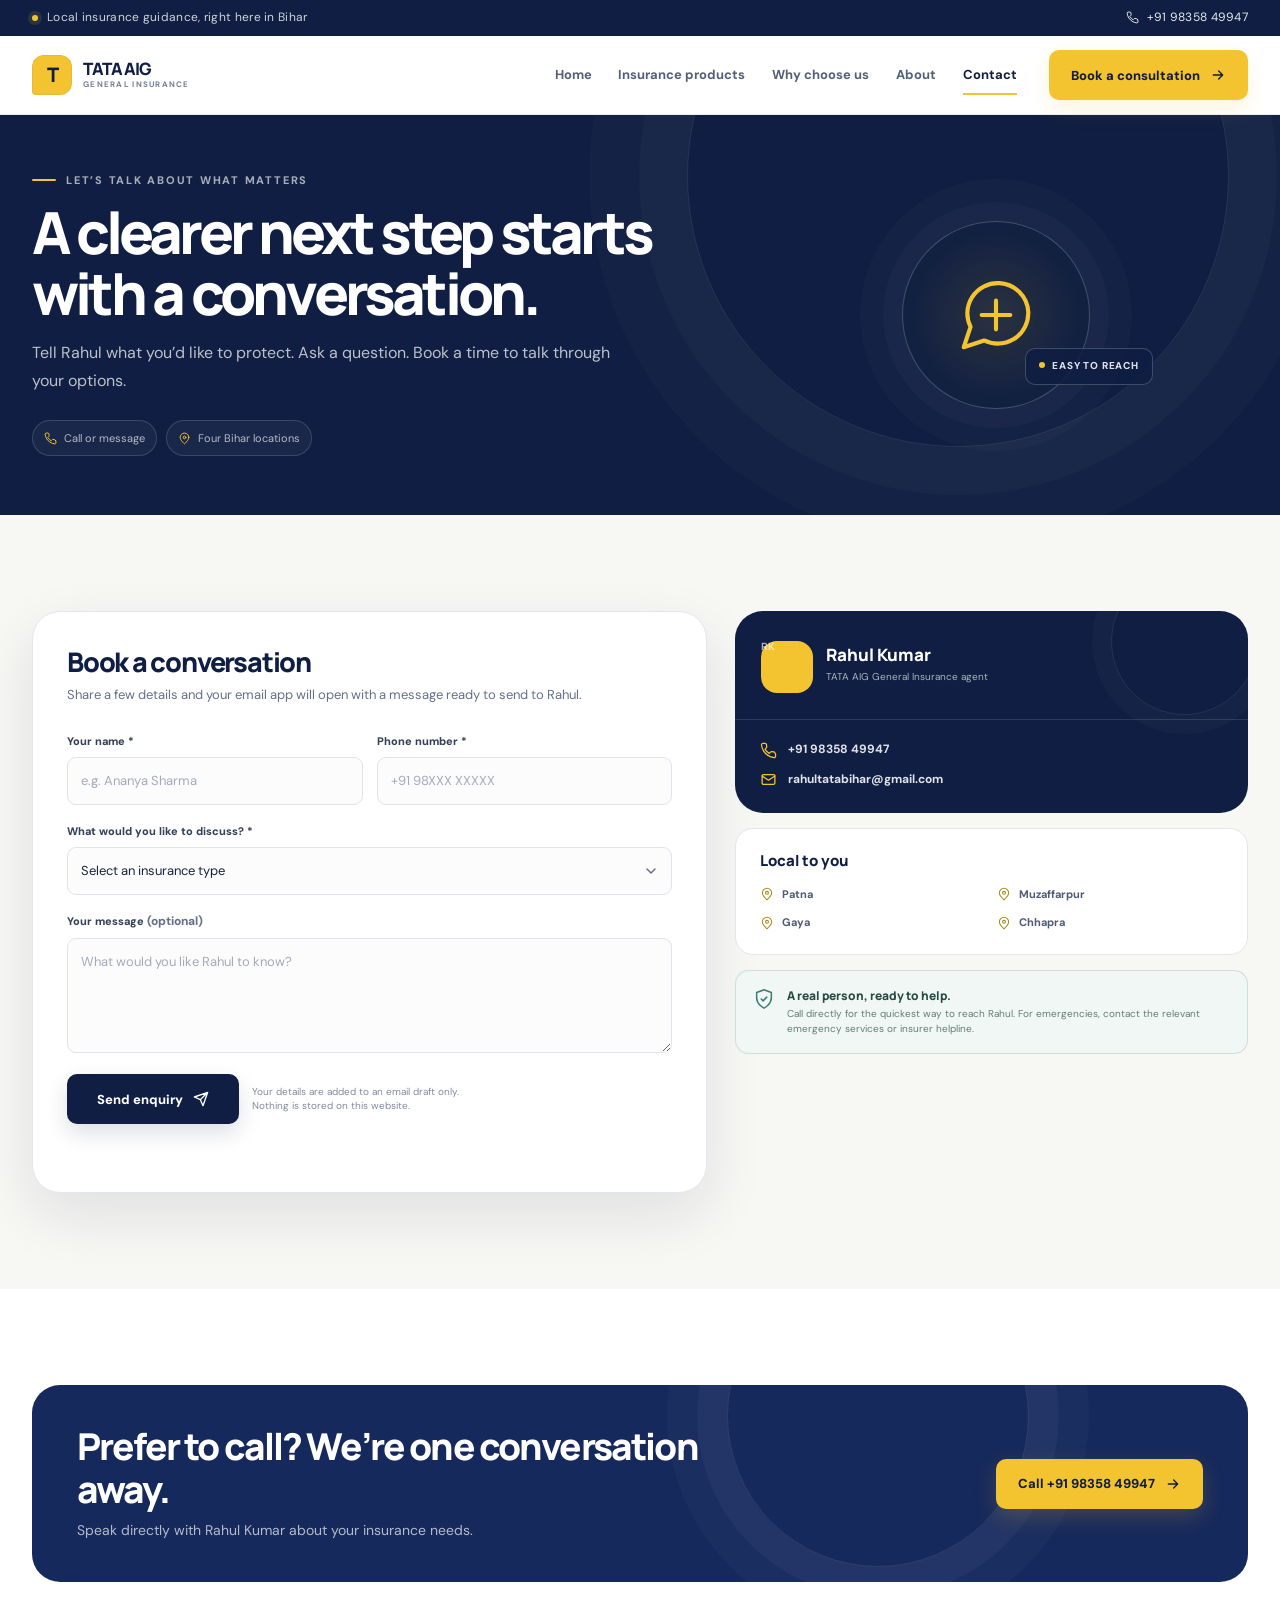
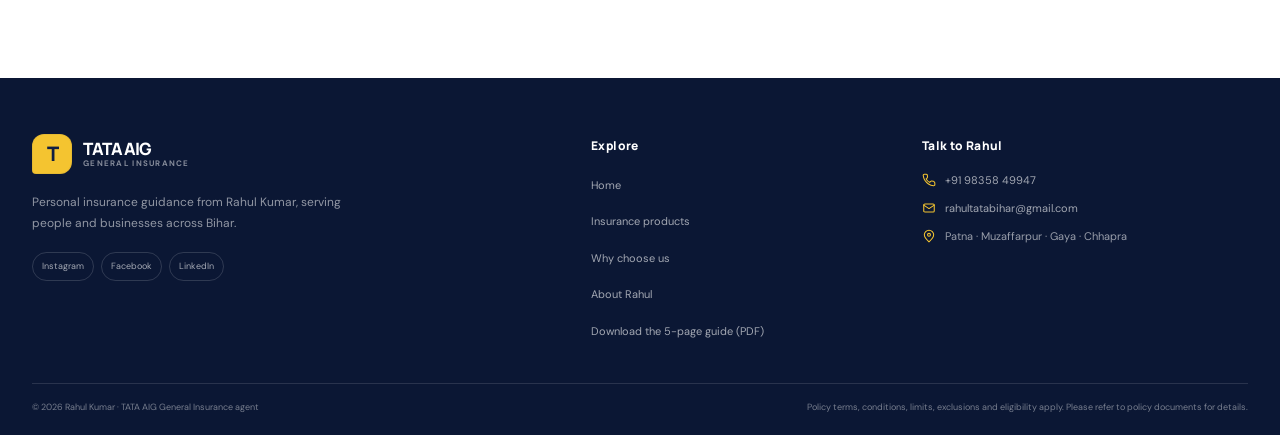
<file: contact.html>
<!doctype html>
<html lang="en">
<head>
  <meta charset="utf-8">
  <meta name="viewport" content="width=device-width, initial-scale=1">
  <meta name="theme-color" content="#0f1e42">
  <link rel="icon" type="image/svg+xml" href="assets/img/favicon.svg">
  <meta name="description" content="Contact Rahul Kumar to book a conversation about TATA AIG health, property or vehicle insurance in Bihar.">
  <title>Contact &amp; Book Now | Rahul Kumar — TATA AIG</title>
  <link rel="stylesheet" href="assets/css/styles.css">
  <script src="assets/js/main.js" defer></script>
</head>
<body>
  <a class="skip-link" href="#main">Skip to content</a>
  <div class="topbar"><div class="container topbar__inner"><span class="topbar__note"><span class="topbar__dot" aria-hidden="true"></span>Local insurance guidance, right here in Bihar</span><a class="topbar__phone" href="tel:+919835849947"><svg viewBox="0 0 24 24" fill="none" stroke="currentColor" stroke-width="1.8" stroke-linecap="round" stroke-linejoin="round" aria-hidden="true"><path d="M22 16.92v3a2 2 0 0 1-2.18 2 19.8 19.8 0 0 1-8.63-3.07 19.5 19.5 0 0 1-6-6A19.8 19.8 0 0 1 2.12 4.2 2 2 0 0 1 4.11 2h3a2 2 0 0 1 2 1.72l.38 2.85a2 2 0 0 1-.57 1.7L7.1 10.1a16 16 0 0 0 6 6l1.83-1.83a2 2 0 0 1 1.7-.57l2.85.38a2 2 0 0 1 1.72 1.84Z"/></svg>+91 98358 49947</a></div></div>
  <header class="site-header"><div class="container header__inner">
    <a class="brand" href="index.html" aria-label="TATA AIG General Insurance — Home"><span class="brand__mark" aria-hidden="true">T</span><span class="brand__wordmark">TATA AIG<small>GENERAL INSURANCE</small></span></a>
    <nav class="primary-nav" id="primary-nav" aria-label="Main navigation"><a href="index.html">Home</a><a href="products.html">Insurance products</a><a href="benefits.html">Why choose us</a><a href="about.html">About</a><a href="contact.html" aria-current="page">Contact</a></nav>
    <a class="btn btn--gold header__cta" href="#book">Book a consultation <svg viewBox="0 0 24 24" fill="none" stroke="currentColor" stroke-width="2" stroke-linecap="round" stroke-linejoin="round" aria-hidden="true"><path d="M5 12h14M13 6l6 6-6 6"/></svg></a>
    <button class="nav-toggle" type="button" aria-label="Open navigation menu" aria-controls="primary-nav" aria-expanded="false"><span class="nav-toggle__lines" aria-hidden="true"></span></button>
  </div></header>

  <main id="main">
    <section class="page-hero">
      <div class="container page-hero__inner">
        <div class="page-hero__copy"><div class="eyebrow eyebrow--light">Let’s talk about what matters</div><h1>A clearer next step starts with a conversation.</h1><p>Tell Rahul what you’d like to protect. Ask a question. Book a time to talk through your options.</p><div class="page-hero__meta"><span><svg viewBox="0 0 24 24" fill="none" stroke="currentColor" stroke-width="1.8" stroke-linecap="round" stroke-linejoin="round" aria-hidden="true"><path d="M22 16.92v3a2 2 0 0 1-2.18 2 19.8 19.8 0 0 1-8.63-3.07 19.5 19.5 0 0 1-6-6A19.8 19.8 0 0 1 2.12 4.2 2 2 0 0 1 4.11 2h3a2 2 0 0 1 2 1.72l.38 2.85a2 2 0 0 1-.57 1.7L7.1 10.1a16 16 0 0 0 6 6l1.83-1.83a2 2 0 0 1 1.7-.57l2.85.38a2 2 0 0 1 1.72 1.84Z"/></svg>Call or message</span><span><svg viewBox="0 0 24 24" fill="none" stroke="currentColor" stroke-width="1.8" stroke-linecap="round" stroke-linejoin="round" aria-hidden="true"><path d="M20 10c0 5-8 12-8 12S4 15 4 10a8 8 0 1 1 16 0Z"/><circle cx="12" cy="10" r="2.5"/></svg>Four Bihar locations</span></div></div>
        <div class="page-hero__visual" aria-hidden="true"><div class="hero-emblem"><svg viewBox="0 0 24 24" fill="none" stroke="currentColor" stroke-linecap="round" stroke-linejoin="round"><path d="M21 11.5a8.4 8.4 0 0 1-.9 3.8 8.5 8.5 0 0 1-7.6 4.7 8.4 8.4 0 0 1-3.8-.9L3 21l1.9-5.7a8.4 8.4 0 0 1-.9-3.8A8.5 8.5 0 0 1 8.7 4a8.4 8.4 0 0 1 3.8-.9h.5a8.5 8.5 0 0 1 8 8v.4Z"/><path d="M8 12h8M12 8v8"/></svg><span class="hero-emblem__tag">Easy to reach</span></div></div>
      </div>
    </section>

    <section class="section section--paper" id="book" aria-labelledby="contact-heading">
      <div class="container contact-layout">
        <div class="contact-form-card">
          <h2 id="contact-heading">Book a conversation</h2>
          <p>Share a few details and your email app will open with a message ready to send to Rahul.</p>
          <form class="contact-form" id="contact-form" action="mailto:rahultatabihar@gmail.com" method="post" enctype="text/plain">
            <div class="form-grid">
              <div class="form-field"><label for="full-name">Your name <span aria-hidden="true">*</span></label><input id="full-name" name="name" type="text" autocomplete="name" placeholder="e.g. Ananya Sharma" required></div>
              <div class="form-field"><label for="phone">Phone number <span aria-hidden="true">*</span></label><input id="phone" name="phone" type="tel" autocomplete="tel" inputmode="tel" placeholder="+91 98XXX XXXXX" pattern="[+0-9() .-]{8,20}" title="Enter a valid phone number" required></div>
              <div class="form-field form-field--full"><label for="insurance-type">What would you like to discuss? <span aria-hidden="true">*</span></label><select id="insurance-type" name="insurance_type" required><option value="" selected disabled>Select an insurance type</option><option>Health insurance</option><option>Property insurance</option><option>Truck insurance</option><option>Bus insurance</option><option>Car insurance</option><option>Bike insurance</option><option>Not sure yet</option></select></div>
              <div class="form-field form-field--full"><label for="message">Your message <span class="note">(optional)</span></label><textarea id="message" name="message" placeholder="What would you like Rahul to know?"></textarea></div>
            </div>
            <div class="form-submit"><button class="btn btn--navy" type="submit">Send enquiry <svg viewBox="0 0 24 24" fill="none" stroke="currentColor" stroke-width="2" stroke-linecap="round" stroke-linejoin="round" aria-hidden="true"><path d="m22 2-7 20-4-9-9-4 20-7ZM22 2 11 13"/></svg></button><p class="form-privacy">Your details are added to an email draft only. Nothing is stored on this website.</p></div>
            <p class="form-status" id="form-status" role="status" aria-live="polite"></p>
          </form>
          <noscript><p class="note">JavaScript is off. You can email Rahul directly at <a href="mailto:rahultatabihar@gmail.com">rahultatabihar@gmail.com</a> or call <a href="tel:+919835849947">+91 98358 49947</a>.</p></noscript>
        </div>

        <aside class="contact-side" aria-label="Rahul Kumar contact information">
          <section class="agent-card" aria-labelledby="agent-card-heading">
            <div class="agent-card__top"><div class="agent-card__profile"><span class="agent-avatar" aria-hidden="true">RK</span><div><strong id="agent-card-heading">Rahul Kumar</strong><span>TATA AIG General Insurance agent</span></div></div></div>
            <div class="agent-card__links">
              <a href="tel:+919835849947"><svg viewBox="0 0 24 24" fill="none" stroke="currentColor" stroke-width="1.8" stroke-linecap="round" stroke-linejoin="round" aria-hidden="true"><path d="M22 16.92v3a2 2 0 0 1-2.18 2 19.8 19.8 0 0 1-8.63-3.07 19.5 19.5 0 0 1-6-6A19.8 19.8 0 0 1 2.12 4.2 2 2 0 0 1 4.11 2h3a2 2 0 0 1 2 1.72l.38 2.85a2 2 0 0 1-.57 1.7L7.1 10.1a16 16 0 0 0 6 6l1.83-1.83a2 2 0 0 1 1.7-.57l2.85.38a2 2 0 0 1 1.72 1.84Z"/></svg>+91 98358 49947</a>
              <a href="mailto:rahultatabihar@gmail.com"><svg viewBox="0 0 24 24" fill="none" stroke="currentColor" stroke-width="1.8" stroke-linecap="round" stroke-linejoin="round" aria-hidden="true"><rect x="3" y="5" width="18" height="14" rx="2"/><path d="m3 7 9 6 9-6"/></svg>rahultatabihar@gmail.com</a>
            </div>
          </section>
          <section class="office-card" aria-labelledby="offices-heading"><h3 id="offices-heading">Local to you</h3><ul class="office-list"><li><svg viewBox="0 0 24 24" fill="none" stroke="currentColor" stroke-width="1.8" stroke-linecap="round" stroke-linejoin="round" aria-hidden="true"><path d="M20 10c0 5-8 12-8 12S4 15 4 10a8 8 0 1 1 16 0Z"/><circle cx="12" cy="10" r="2.5"/></svg>Patna</li><li><svg viewBox="0 0 24 24" fill="none" stroke="currentColor" stroke-width="1.8" stroke-linecap="round" stroke-linejoin="round" aria-hidden="true"><path d="M20 10c0 5-8 12-8 12S4 15 4 10a8 8 0 1 1 16 0Z"/><circle cx="12" cy="10" r="2.5"/></svg>Muzaffarpur</li><li><svg viewBox="0 0 24 24" fill="none" stroke="currentColor" stroke-width="1.8" stroke-linecap="round" stroke-linejoin="round" aria-hidden="true"><path d="M20 10c0 5-8 12-8 12S4 15 4 10a8 8 0 1 1 16 0Z"/><circle cx="12" cy="10" r="2.5"/></svg>Gaya</li><li><svg viewBox="0 0 24 24" fill="none" stroke="currentColor" stroke-width="1.8" stroke-linecap="round" stroke-linejoin="round" aria-hidden="true"><path d="M20 10c0 5-8 12-8 12S4 15 4 10a8 8 0 1 1 16 0Z"/><circle cx="12" cy="10" r="2.5"/></svg>Chhapra</li></ul></section>
          <div class="response-card"><svg viewBox="0 0 24 24" fill="none" stroke="currentColor" stroke-width="1.7" stroke-linecap="round" stroke-linejoin="round" aria-hidden="true"><path d="M12 22s8-4 8-11V5l-8-3-8 3v6c0 7 8 11 8 11Z"/><path d="m9 12 2 2 4-4"/></svg><div><strong>A real person, ready to help.</strong><p>Call directly for the quickest way to reach Rahul. For emergencies, contact the relevant emergency services or insurer helpline.</p></div></div>
        </aside>
      </div>
    </section>

    <section class="section"><div class="container"><div class="cta-banner"><div class="cta-banner__copy"><h2>Prefer to call? We’re one conversation away.</h2><p>Speak directly with Rahul Kumar about your insurance needs.</p></div><a class="btn btn--gold" href="tel:+919835849947">Call +91 98358 49947 <svg viewBox="0 0 24 24" fill="none" stroke="currentColor" stroke-width="2" stroke-linecap="round" stroke-linejoin="round" aria-hidden="true"><path d="M5 12h14M13 6l6 6-6 6"/></svg></a></div></div></section>
  </main>

  <footer class="site-footer"><div class="container footer-main">
    <div class="footer-brand"><a class="brand" href="index.html" aria-label="TATA AIG General Insurance — Home"><span class="brand__mark" aria-hidden="true">T</span><span class="brand__wordmark">TATA AIG<small>GENERAL INSURANCE</small></span></a><p>Personal insurance guidance from Rahul Kumar, serving people and businesses across Bihar.</p><div class="footer-social" id="social" aria-label="Social links placeholder"><a href="#social" aria-label="Instagram placeholder">Instagram</a><a href="#social" aria-label="Facebook placeholder">Facebook</a><a href="#social" aria-label="LinkedIn placeholder">LinkedIn</a></div></div>
    <div class="footer-col"><h3>Explore</h3><ul class="footer-links"><li><a href="index.html">Home</a></li><li><a href="products.html">Insurance products</a></li><li><a href="benefits.html">Why choose us</a></li><li><a href="about.html">About Rahul</a></li><li><a href="TATA-AIG-Rahul-Kumar-Insurance-Guide.pdf" download>Download the 5-page guide (PDF)</a></li></ul></div>
    <div class="footer-col"><h3>Talk to Rahul</h3><ul class="footer-contact"><li><svg viewBox="0 0 24 24" fill="none" stroke="currentColor" stroke-width="1.8" stroke-linecap="round" stroke-linejoin="round" aria-hidden="true"><path d="M22 16.92v3a2 2 0 0 1-2.18 2 19.8 19.8 0 0 1-8.63-3.07 19.5 19.5 0 0 1-6-6A19.8 19.8 0 0 1 2.12 4.2 2 2 0 0 1 4.11 2h3a2 2 0 0 1 2 1.72l.38 2.85a2 2 0 0 1-.57 1.7L7.1 10.1a16 16 0 0 0 6 6l1.83-1.83a2 2 0 0 1 1.7-.57l2.85.38a2 2 0 0 1 1.72 1.84Z"/></svg><a href="tel:+919835849947">+91 98358 49947</a></li><li><svg viewBox="0 0 24 24" fill="none" stroke="currentColor" stroke-width="1.8" stroke-linecap="round" stroke-linejoin="round" aria-hidden="true"><rect x="3" y="5" width="18" height="14" rx="2"/><path d="m3 7 9 6 9-6"/></svg><a href="mailto:rahultatabihar@gmail.com">rahultatabihar@gmail.com</a></li><li><svg viewBox="0 0 24 24" fill="none" stroke="currentColor" stroke-width="1.8" stroke-linecap="round" stroke-linejoin="round" aria-hidden="true"><path d="M20 10c0 5-8 12-8 12S4 15 4 10a8 8 0 1 1 16 0Z"/><circle cx="12" cy="10" r="2.5"/></svg><span>Patna · Muzaffarpur · Gaya · Chhapra</span></li></ul></div>
  </div><div class="container footer-bottom"><span>© <span data-year>2026</span> Rahul Kumar · TATA AIG General Insurance agent</span><span class="footer-disclaimer">Policy terms, conditions, limits, exclusions and eligibility apply. Please refer to policy documents for details.</span></div></footer>
</body>
</html>
</file>
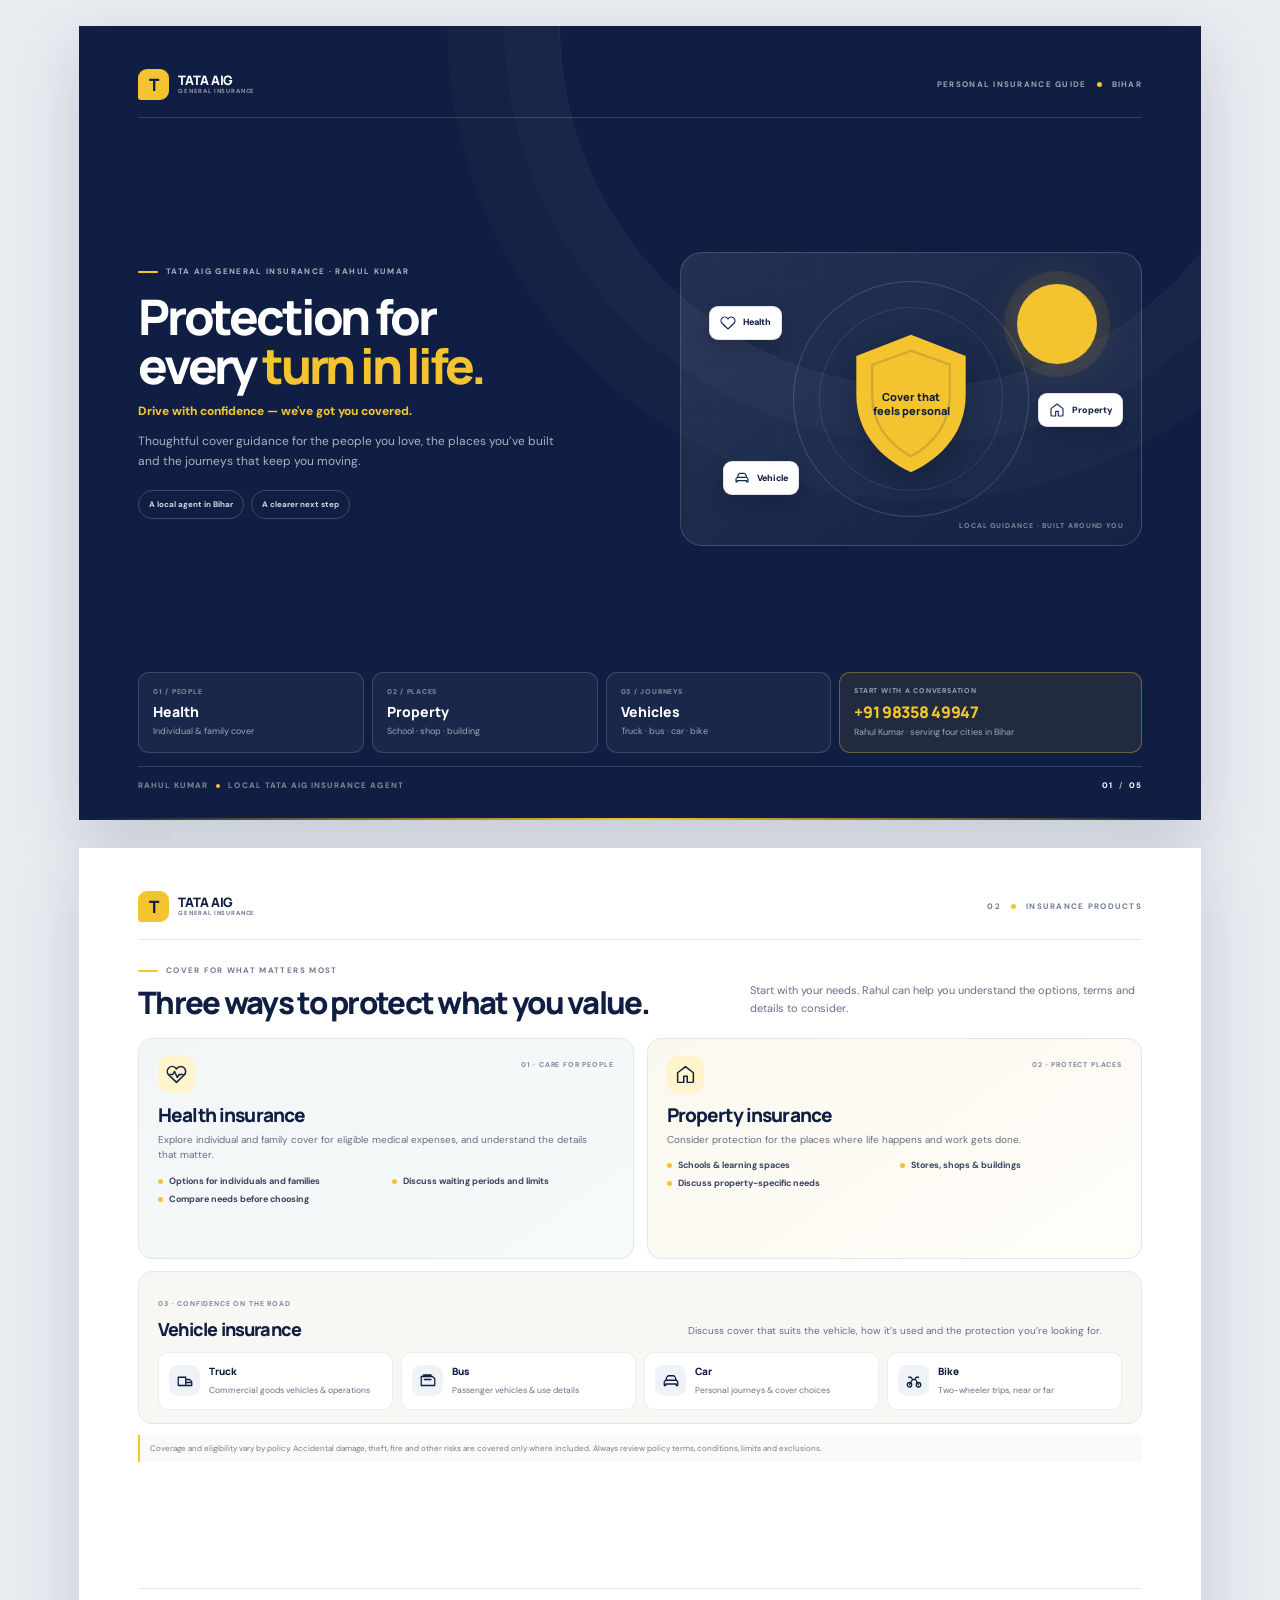
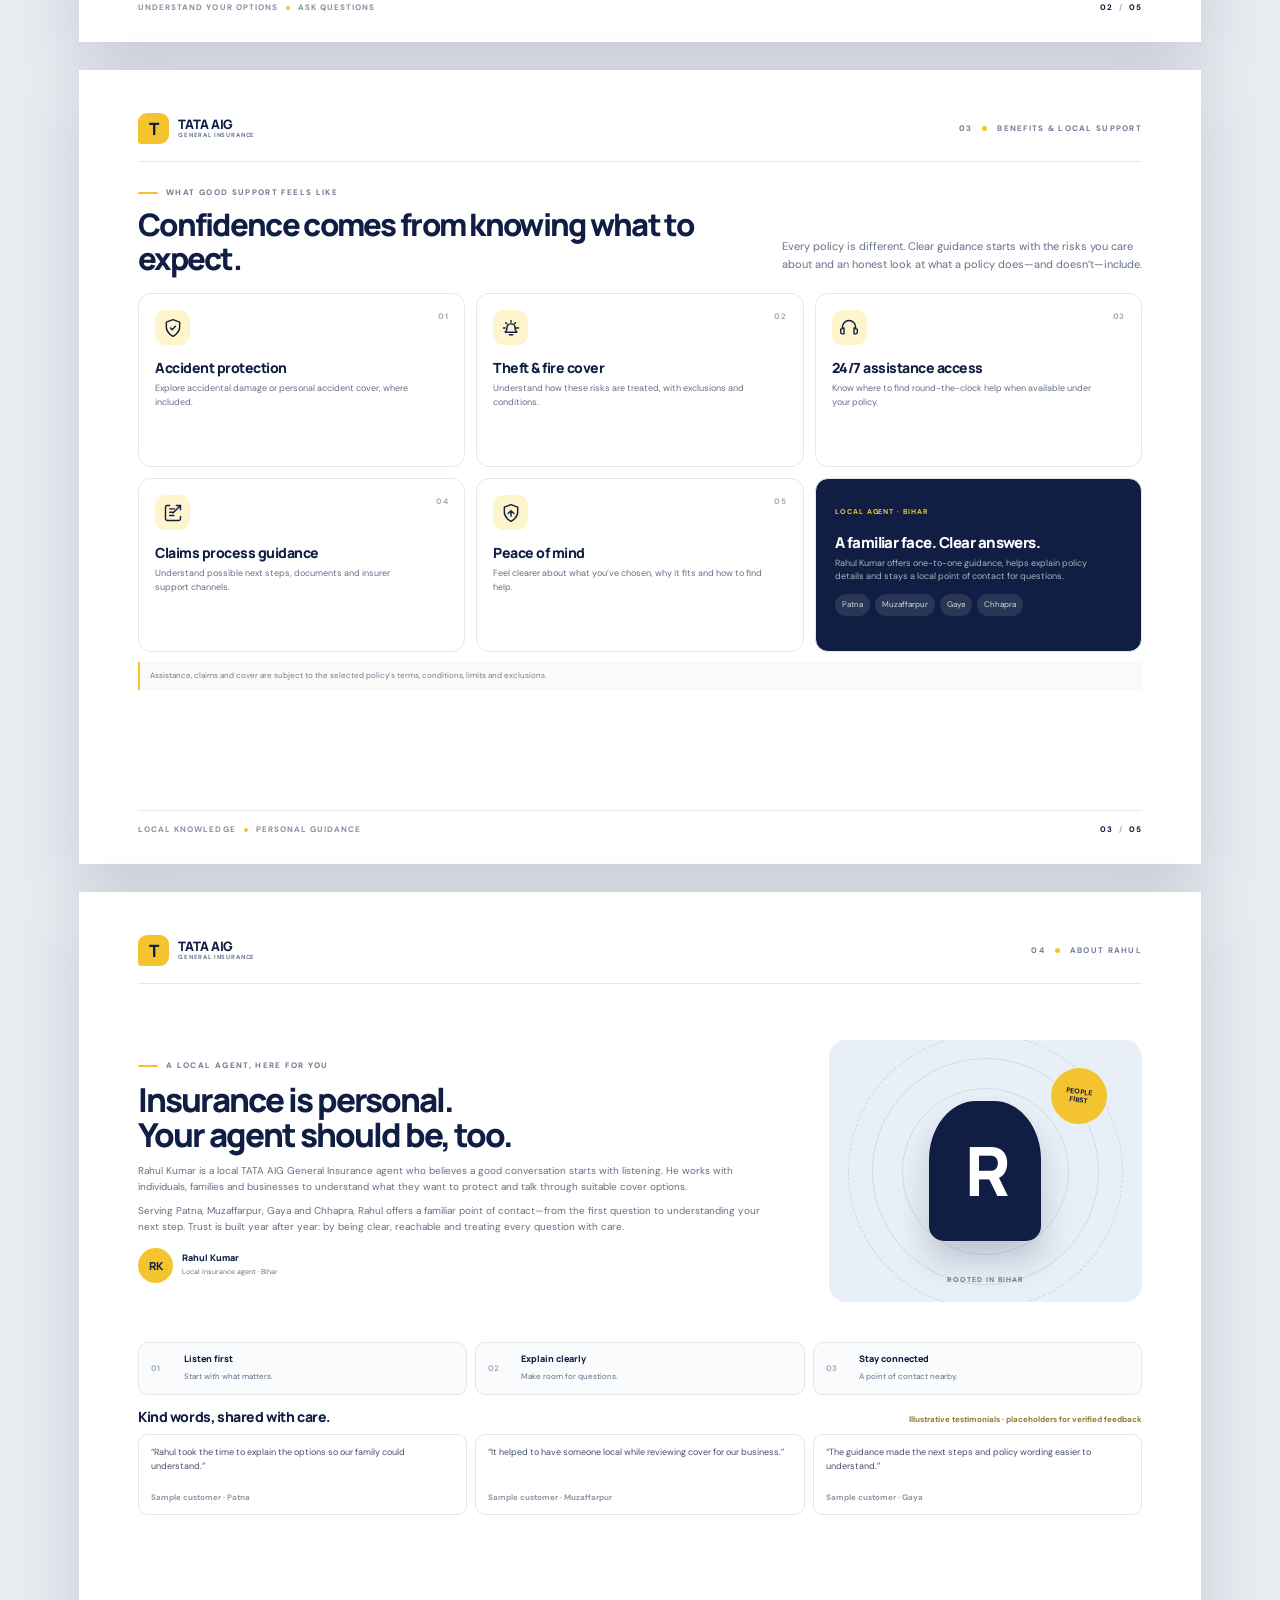
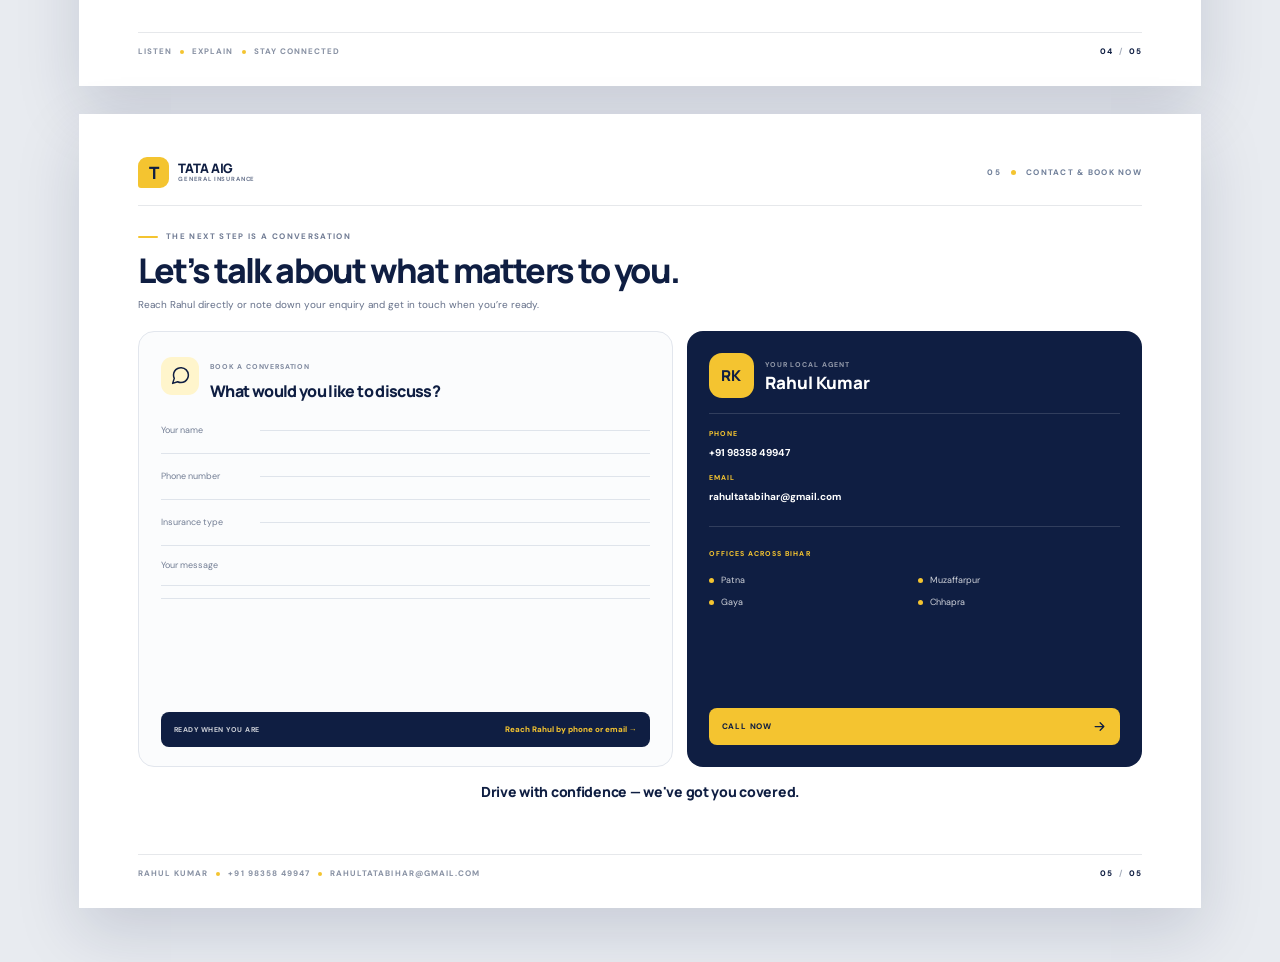
<file: print-guide.html>
<!doctype html>
<html lang="en">
<head>
  <meta charset="utf-8">
  <meta name="viewport" content="width=device-width, initial-scale=1">
  <link rel="icon" type="image/svg+xml" href="assets/img/favicon.svg">
  <meta name="description" content="A five-page printable guide to TATA AIG insurance options and local agent Rahul Kumar in Bihar.">
  <title>TATA AIG Insurance Guide — Rahul Kumar, Bihar</title>
  <link rel="stylesheet" href="assets/css/styles.css">
  <link rel="stylesheet" href="assets/css/print-guide.css">
</head>
<body class="guide-body">
  <main class="guide-document">
    <article class="guide-page guide-page--cover" aria-label="Page 1 of 5: Home">
      <header class="guide-page__header">
        <a class="guide-brand" href="index.html" aria-label="TATA AIG General Insurance"><span class="guide-brand__mark">T</span><span class="guide-brand__name">TATA AIG <small>GENERAL INSURANCE</small></span></a>
        <span class="guide-page__chapter">PERSONAL INSURANCE GUIDE <i></i> BIHAR</span>
      </header>
      <div class="guide-cover-main">
        <div class="guide-cover-intro">
          <div class="guide-cover-copy">
            <div class="guide-eyebrow guide-eyebrow--light">TATA AIG General Insurance · Rahul Kumar</div>
            <h1>Protection for<br>every <em>turn in life.</em></h1>
            <p class="guide-cover-tagline">Drive with confidence — we've got you covered.</p>
            <p class="guide-cover-description">Thoughtful cover guidance for the people you love, the places you’ve built and the journeys that keep you moving.</p>
            <div class="guide-cover-actions"><span class="guide-action-pill">A local agent in Bihar</span><span class="guide-action-pill">A clearer next step</span></div>
          </div>
          <div class="guide-cover-art" role="img" aria-label="A protective shield surrounded by health, property and vehicle icons">
            <div class="guide-art-orbit guide-art-orbit--outer"></div><div class="guide-art-orbit guide-art-orbit--inner"></div>
            <span class="guide-art-sun"></span>
            <span class="guide-art-chip guide-art-chip--health"><svg viewBox="0 0 24 24" fill="none" stroke="currentColor" stroke-width="1.7" stroke-linecap="round" stroke-linejoin="round" aria-hidden="true"><path d="M20.8 4.6a5.5 5.5 0 0 0-7.8 0L12 5.7l-1.1-1.1a5.5 5.5 0 0 0-7.8 7.8l1.1 1.1L12 21l7.8-7.5 1.1-1.1a5.5 5.5 0 0 0-.1-7.8Z"/></svg>Health</span>
            <span class="guide-art-chip guide-art-chip--property"><svg viewBox="0 0 24 24" fill="none" stroke="currentColor" stroke-width="1.7" stroke-linecap="round" stroke-linejoin="round" aria-hidden="true"><path d="m3 10 9-7 9 7v10a1 1 0 0 1-1 1h-6v-7h-4v7H4a1 1 0 0 1-1-1V10Z"/></svg>Property</span>
            <span class="guide-art-chip guide-art-chip--vehicle"><svg viewBox="0 0 24 24" fill="none" stroke="currentColor" stroke-width="1.7" stroke-linecap="round" stroke-linejoin="round" aria-hidden="true"><path d="m5 11 1.5-4.2A2.7 2.7 0 0 1 9 5h6a2.7 2.7 0 0 1 2.5 1.8L19 11l2 2v5h-2v-2H5v2H3v-5l2-2Z"/><path d="M5 11h14"/></svg>Vehicle</span>
            <div class="guide-art-shield"><svg viewBox="0 0 72 84" fill="none" aria-hidden="true"><path d="M36 3 67 15v22c0 20-12 35-31 44C17 72 5 57 5 37V15L36 3Z" fill="#F4C430"/><path d="M36 12 58 20v17c0 15-8 27-22 35-14-8-22-20-22-35V20l22-8Z" stroke="#0F1E42" stroke-opacity=".16" stroke-width="1.3"/></svg><strong>Cover that<br>feels personal</strong></div>
            <span class="guide-art-caption">Local guidance · built around you</span>
          </div>
        </div>
        <div class="guide-cover-products">
          <div class="guide-cover-product"><span class="guide-mini-number">01 / PEOPLE</span><strong>Health</strong><span>Individual &amp; family cover</span></div>
          <div class="guide-cover-product"><span class="guide-mini-number">02 / PLACES</span><strong>Property</strong><span>School · shop · building</span></div>
          <div class="guide-cover-product"><span class="guide-mini-number">03 / JOURNEYS</span><strong>Vehicles</strong><span>Truck · bus · car · bike</span></div>
          <div class="guide-cover-contact"><span>START WITH A CONVERSATION</span><strong>+91 98358 49947</strong><small>Rahul Kumar · serving four cities in Bihar</small></div>
        </div>
      </div>
      <footer class="guide-page__footer guide-page__footer--light"><span>RAHUL KUMAR <i></i> LOCAL TATA AIG INSURANCE AGENT</span><span>01 <b>/</b> 05</span></footer>
    </article>

    <article class="guide-page guide-page--products" aria-label="Page 2 of 5: Insurance products">
      <header class="guide-page__header">
        <a class="guide-brand" href="index.html" aria-label="TATA AIG General Insurance"><span class="guide-brand__mark">T</span><span class="guide-brand__name">TATA AIG <small>GENERAL INSURANCE</small></span></a>
        <span class="guide-page__chapter">02 <i></i> INSURANCE PRODUCTS</span>
      </header>
      <div class="guide-page__main">
        <div class="guide-page__title-row"><div><div class="guide-eyebrow">Cover for what matters most</div><h2>Three ways to protect what you value.</h2></div><p>Start with your needs. Rahul can help you understand the options, terms and details to consider.</p></div>
        <div class="guide-product-pair">
          <section class="guide-product-panel guide-product-panel--health"><div class="guide-panel-icon"><svg viewBox="0 0 24 24" fill="none" stroke="currentColor" stroke-width="1.7" stroke-linecap="round" stroke-linejoin="round" aria-hidden="true"><path d="M20.8 4.6a5.5 5.5 0 0 0-7.8 0L12 5.7l-1.1-1.1a5.5 5.5 0 0 0-7.8 7.8l1.1 1.1L12 21l7.8-7.5 1.1-1.1a5.5 5.5 0 0 0-.1-7.8Z"/><path d="M4.8 12h3l2-3.5 3.1 7 2.1-3.5h4.2"/></svg></div><span class="guide-panel-index">01 · CARE FOR PEOPLE</span><h3>Health insurance</h3><p>Explore individual and family cover for eligible medical expenses, and understand the details that matter.</p><ul><li>Options for individuals and families</li><li>Discuss waiting periods and limits</li><li>Compare needs before choosing</li></ul></section>
          <section class="guide-product-panel guide-product-panel--property"><div class="guide-panel-icon"><svg viewBox="0 0 24 24" fill="none" stroke="currentColor" stroke-width="1.7" stroke-linecap="round" stroke-linejoin="round" aria-hidden="true"><path d="m3 10 9-7 9 7v10a1 1 0 0 1-1 1h-6v-7h-4v7H4a1 1 0 0 1-1-1V10Z"/></svg></div><span class="guide-panel-index">02 · PROTECT PLACES</span><h3>Property insurance</h3><p>Consider protection for the places where life happens and work gets done.</p><ul><li>Schools &amp; learning spaces</li><li>Stores, shops &amp; buildings</li><li>Discuss property-specific needs</li></ul></section>
        </div>
        <section class="guide-vehicle-panel"><div class="guide-vehicle-heading"><div><span class="guide-panel-index">03 · CONFIDENCE ON THE ROAD</span><h3>Vehicle insurance</h3></div><p>Discuss cover that suits the vehicle, how it’s used and the protection you’re looking for.</p></div><div class="guide-vehicle-list">
          <div class="guide-vehicle-item"><span class="guide-vehicle-icon"><svg viewBox="0 0 24 24" fill="none" stroke="currentColor" stroke-width="1.7" stroke-linecap="round" stroke-linejoin="round" aria-hidden="true"><path d="M3 7h10v11H3zM13 10h5l3 3v5h-8z"/><path d="M6 18h.01M17 18h.01M13 14h7"/></svg></span><strong>Truck</strong><span>Commercial goods vehicles &amp; operations</span></div>
          <div class="guide-vehicle-item"><span class="guide-vehicle-icon"><svg viewBox="0 0 24 24" fill="none" stroke="currentColor" stroke-width="1.7" stroke-linecap="round" stroke-linejoin="round" aria-hidden="true"><path d="M3 6h15l3 3v9H3zM6 18h.01M18 18h.01M6 6V4h10v2M7 10h9"/></svg></span><strong>Bus</strong><span>Passenger vehicles &amp; use details</span></div>
          <div class="guide-vehicle-item"><span class="guide-vehicle-icon"><svg viewBox="0 0 24 24" fill="none" stroke="currentColor" stroke-width="1.7" stroke-linecap="round" stroke-linejoin="round" aria-hidden="true"><path d="m5 11 1.5-4.2A2.7 2.7 0 0 1 9 5h6a2.7 2.7 0 0 1 2.5 1.8L19 11l2 2v5h-2v-2H5v2H3v-5l2-2Z"/><path d="M5 11h14"/></svg></span><strong>Car</strong><span>Personal journeys &amp; cover choices</span></div>
          <div class="guide-vehicle-item"><span class="guide-vehicle-icon"><svg viewBox="0 0 24 24" fill="none" stroke="currentColor" stroke-width="1.7" stroke-linecap="round" stroke-linejoin="round" aria-hidden="true"><circle cx="6" cy="17" r="3"/><circle cx="18" cy="17" r="3"/><path d="m6 17 4-7h4l4 7M10 10l-2-3H5M13 10l2-3h3"/></svg></span><strong>Bike</strong><span>Two-wheeler trips, near or far</span></div>
        </div></section>
        <p class="guide-disclaimer">Coverage and eligibility vary by policy. Accidental damage, theft, fire and other risks are covered only where included. Always review policy terms, conditions, limits and exclusions.</p>
      </div>
      <footer class="guide-page__footer"><span>UNDERSTAND YOUR OPTIONS <i></i> ASK QUESTIONS</span><span>02 <b>/</b> 05</span></footer>
    </article>

    <article class="guide-page guide-page--benefits" aria-label="Page 3 of 5: Benefits and local support">
      <header class="guide-page__header">
        <a class="guide-brand" href="index.html" aria-label="TATA AIG General Insurance"><span class="guide-brand__mark">T</span><span class="guide-brand__name">TATA AIG <small>GENERAL INSURANCE</small></span></a>
        <span class="guide-page__chapter">03 <i></i> BENEFITS &amp; LOCAL SUPPORT</span>
      </header>
      <div class="guide-page__main">
        <div class="guide-page__title-row"><div><div class="guide-eyebrow">What good support feels like</div><h2>Confidence comes from knowing what to expect.</h2></div><p>Every policy is different. Clear guidance starts with the risks you care about and an honest look at what a policy does—and doesn’t—include.</p></div>
        <div class="guide-benefits-grid">
          <article class="guide-benefit"><span class="guide-benefit-number">01</span><span class="guide-panel-icon"><svg viewBox="0 0 24 24" fill="none" stroke="currentColor" stroke-width="1.7" stroke-linecap="round" stroke-linejoin="round" aria-hidden="true"><path d="M12 22s8-4 8-11V5l-8-3-8 3v6c0 7 8 11 8 11Z"/><path d="m9 12 2 2 4-4"/></svg></span><h3>Accident protection</h3><p>Explore accidental damage or personal accident cover, where included.</p></article>
          <article class="guide-benefit"><span class="guide-benefit-number">02</span><span class="guide-panel-icon"><svg viewBox="0 0 24 24" fill="none" stroke="currentColor" stroke-width="1.7" stroke-linecap="round" stroke-linejoin="round" aria-hidden="true"><path d="M12 3v2M5.6 5.6 7 7M3 12h2m12 0h4m-3.6-6.4L16 7"/><path d="M12 7a5 5 0 0 0-5 5v2l-2 3h14l-2-3v-2a5 5 0 0 0-5-5ZM10 20h4"/></svg></span><h3>Theft &amp; fire cover</h3><p>Understand how these risks are treated, with exclusions and conditions.</p></article>
          <article class="guide-benefit"><span class="guide-benefit-number">03</span><span class="guide-panel-icon"><svg viewBox="0 0 24 24" fill="none" stroke="currentColor" stroke-width="1.7" stroke-linecap="round" stroke-linejoin="round" aria-hidden="true"><path d="M4 13v-2a8 8 0 0 1 16 0v2M4 13H3a1 1 0 0 0-1 1v3a2 2 0 0 0 2 2h2v-7H4Zm16 0h1a1 1 0 0 1 1 1v3a2 2 0 0 1-2 2h-2v-7h2Z"/></svg></span><h3>24/7 assistance access</h3><p>Know where to find round-the-clock help when available under your policy.</p></article>
          <article class="guide-benefit"><span class="guide-benefit-number">04</span><span class="guide-panel-icon"><svg viewBox="0 0 24 24" fill="none" stroke="currentColor" stroke-width="1.7" stroke-linecap="round" stroke-linejoin="round" aria-hidden="true"><path d="M8 3H5a2 2 0 0 0-2 2v14a2 2 0 0 0 2 2h14a2 2 0 0 0 2-2v-3M8 7h6M8 11h4M8 15h5M16 3h5v5M21 3l-9 9"/></svg></span><h3>Claims process guidance</h3><p>Understand possible next steps, documents and insurer support channels.</p></article>
          <article class="guide-benefit"><span class="guide-benefit-number">05</span><span class="guide-panel-icon"><svg viewBox="0 0 24 24" fill="none" stroke="currentColor" stroke-width="1.7" stroke-linecap="round" stroke-linejoin="round" aria-hidden="true"><path d="M12 22s8-4 8-11V5l-8-3-8 3v6c0 7 8 11 8 11Z"/><path d="M8.5 12.5c2.5-3 4.5-3 7 0M12 9v7"/></svg></span><h3>Peace of mind</h3><p>Feel clearer about what you’ve chosen, why it fits and how to find help.</p></article>
          <article class="guide-benefit guide-benefit--local"><span class="guide-local-label">LOCAL AGENT · BIHAR</span><h3>A familiar face. Clear answers.</h3><p>Rahul Kumar offers one-to-one guidance, helps explain policy details and stays a local point of contact for questions.</p><div class="guide-city-list"><span>Patna</span><span>Muzaffarpur</span><span>Gaya</span><span>Chhapra</span></div></article>
        </div>
        <p class="guide-disclaimer">Assistance, claims and cover are subject to the selected policy’s terms, conditions, limits and exclusions.</p>
      </div>
      <footer class="guide-page__footer"><span>LOCAL KNOWLEDGE <i></i> PERSONAL GUIDANCE</span><span>03 <b>/</b> 05</span></footer>
    </article>

    <article class="guide-page guide-page--about" aria-label="Page 4 of 5: About and testimonials">
      <header class="guide-page__header">
        <a class="guide-brand" href="index.html" aria-label="TATA AIG General Insurance"><span class="guide-brand__mark">T</span><span class="guide-brand__name">TATA AIG <small>GENERAL INSURANCE</small></span></a>
        <span class="guide-page__chapter">04 <i></i> ABOUT RAHUL</span>
      </header>
      <div class="guide-page__main">
        <section class="guide-about-intro">
          <div class="guide-about-copy"><div class="guide-eyebrow">A local agent, here for you</div><h2>Insurance is personal.<br>Your agent should be, too.</h2><p>Rahul Kumar is a local TATA AIG General Insurance agent who believes a good conversation starts with listening. He works with individuals, families and businesses to understand what they want to protect and talk through suitable cover options.</p><p>Serving Patna, Muzaffarpur, Gaya and Chhapra, Rahul offers a familiar point of contact—from the first question to understanding your next step. Trust is built year after year: by being clear, reachable and treating every question with care.</p><div class="guide-about-sign"><span>RK</span><div><strong>Rahul Kumar</strong><small>Local insurance agent · Bihar</small></div></div></div>
          <div class="guide-about-art" role="img" aria-label="Monogram R for Rahul Kumar, surrounded by local coverage locations"><div class="guide-about-orbit"></div><strong>R</strong><span class="guide-about-seal">PEOPLE<br>FIRST</span><small>ROOTED IN BIHAR</small></div>
        </section>
        <div class="guide-approach"><div><b>01</b><strong>Listen first</strong><span>Start with what matters.</span></div><div><b>02</b><strong>Explain clearly</strong><span>Make room for questions.</span></div><div><b>03</b><strong>Stay connected</strong><span>A point of contact nearby.</span></div></div>
        <section class="guide-testimonials"><div class="guide-testimonials-title"><h3>Kind words, shared with care.</h3><span>Illustrative testimonials · placeholders for verified feedback</span></div><div class="guide-quote-grid">
          <blockquote>“Rahul took the time to explain the options so our family could understand.”<footer>Sample customer · Patna</footer></blockquote>
          <blockquote>“It helped to have someone local while reviewing cover for our business.”<footer>Sample customer · Muzaffarpur</footer></blockquote>
          <blockquote>“The guidance made the next steps and policy wording easier to understand.”<footer>Sample customer · Gaya</footer></blockquote>
        </div></section>
      </div>
      <footer class="guide-page__footer"><span>LISTEN <i></i> EXPLAIN <i></i> STAY CONNECTED</span><span>04 <b>/</b> 05</span></footer>
    </article>

    <article class="guide-page guide-page--contact" aria-label="Page 5 of 5: Contact and booking">
      <header class="guide-page__header">
        <a class="guide-brand" href="index.html" aria-label="TATA AIG General Insurance"><span class="guide-brand__mark">T</span><span class="guide-brand__name">TATA AIG <small>GENERAL INSURANCE</small></span></a>
        <span class="guide-page__chapter">05 <i></i> CONTACT &amp; BOOK NOW</span>
      </header>
      <div class="guide-page__main">
        <div class="guide-contact-heading"><div class="guide-eyebrow">The next step is a conversation</div><h2>Let’s talk about what matters to you.</h2><p>Reach Rahul directly or note down your enquiry and get in touch when you’re ready.</p></div>
        <div class="guide-contact-layout">
          <section class="guide-enquiry-card"><div class="guide-enquiry-top"><span class="guide-contact-icon"><svg viewBox="0 0 24 24" fill="none" stroke="currentColor" stroke-width="1.7" stroke-linecap="round" stroke-linejoin="round" aria-hidden="true"><path d="M21 11.5a8.4 8.4 0 0 1-.9 3.8 8.5 8.5 0 0 1-7.6 4.7 8.4 8.4 0 0 1-3.8-.9L3 21l1.9-5.7a8.4 8.4 0 0 1-.9-3.8A8.5 8.5 0 0 1 8.7 4a8.4 8.4 0 0 1 3.8-.9h.5a8.5 8.5 0 0 1 8 8v.4Z"/></svg></span><div><span class="guide-panel-index">BOOK A CONVERSATION</span><h3>What would you like to discuss?</h3></div></div>
            <div class="guide-form-line"><span>Your name</span><i></i></div><div class="guide-form-line"><span>Phone number</span><i></i></div><div class="guide-form-line"><span>Insurance type</span><i></i></div><div class="guide-form-message"><span>Your message</span><i></i><i></i></div><div class="guide-form-submit">READY WHEN YOU ARE <span>Reach Rahul by phone or email →</span></div>
          </section>
          <aside class="guide-contact-card"><div class="guide-agent-top"><span class="guide-agent-avatar">RK</span><div><small>YOUR LOCAL AGENT</small><strong>Rahul Kumar</strong></div></div><div class="guide-contact-info"><span class="guide-contact-label">PHONE</span><a href="tel:+919835849947">+91 98358 49947</a><span class="guide-contact-label">EMAIL</span><a href="mailto:rahultatabihar@gmail.com">rahultatabihar@gmail.com</a></div><div class="guide-offices"><span class="guide-contact-label">OFFICES ACROSS BIHAR</span><div><span>Patna</span><span>Muzaffarpur</span><span>Gaya</span><span>Chhapra</span></div></div><a class="guide-book-cta" href="tel:+919835849947">CALL NOW <svg viewBox="0 0 24 24" fill="none" stroke="currentColor" stroke-width="2" stroke-linecap="round" stroke-linejoin="round" aria-hidden="true"><path d="M5 12h14M13 6l6 6-6 6"/></svg></a></aside>
        </div>
        <p class="guide-final-line">Drive with confidence — we've got you covered.</p>
      </div>
      <footer class="guide-page__footer"><span>RAHUL KUMAR <i></i> +91 98358 49947 <i></i> RAHULTATABIHAR@GMAIL.COM</span><span>05 <b>/</b> 05</span></footer>
    </article>
  </main>
</body>
</html>
</file>
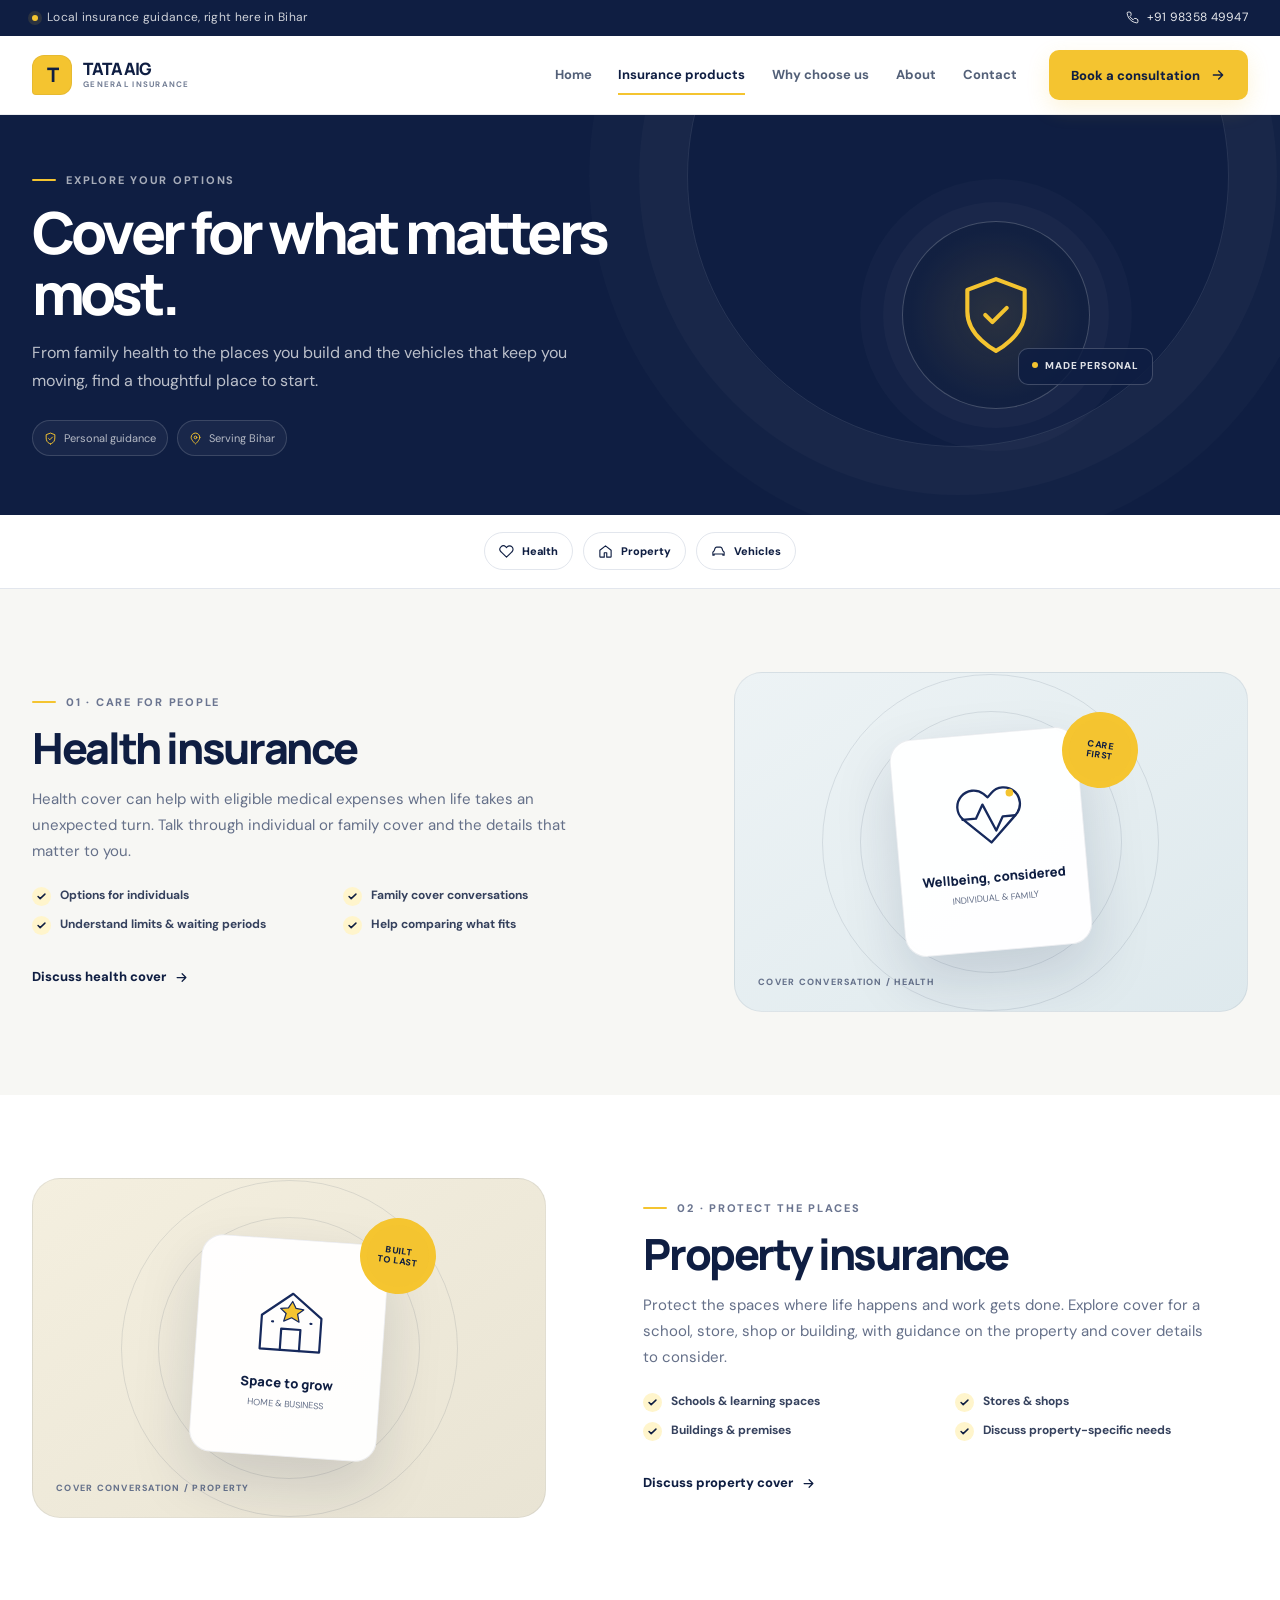
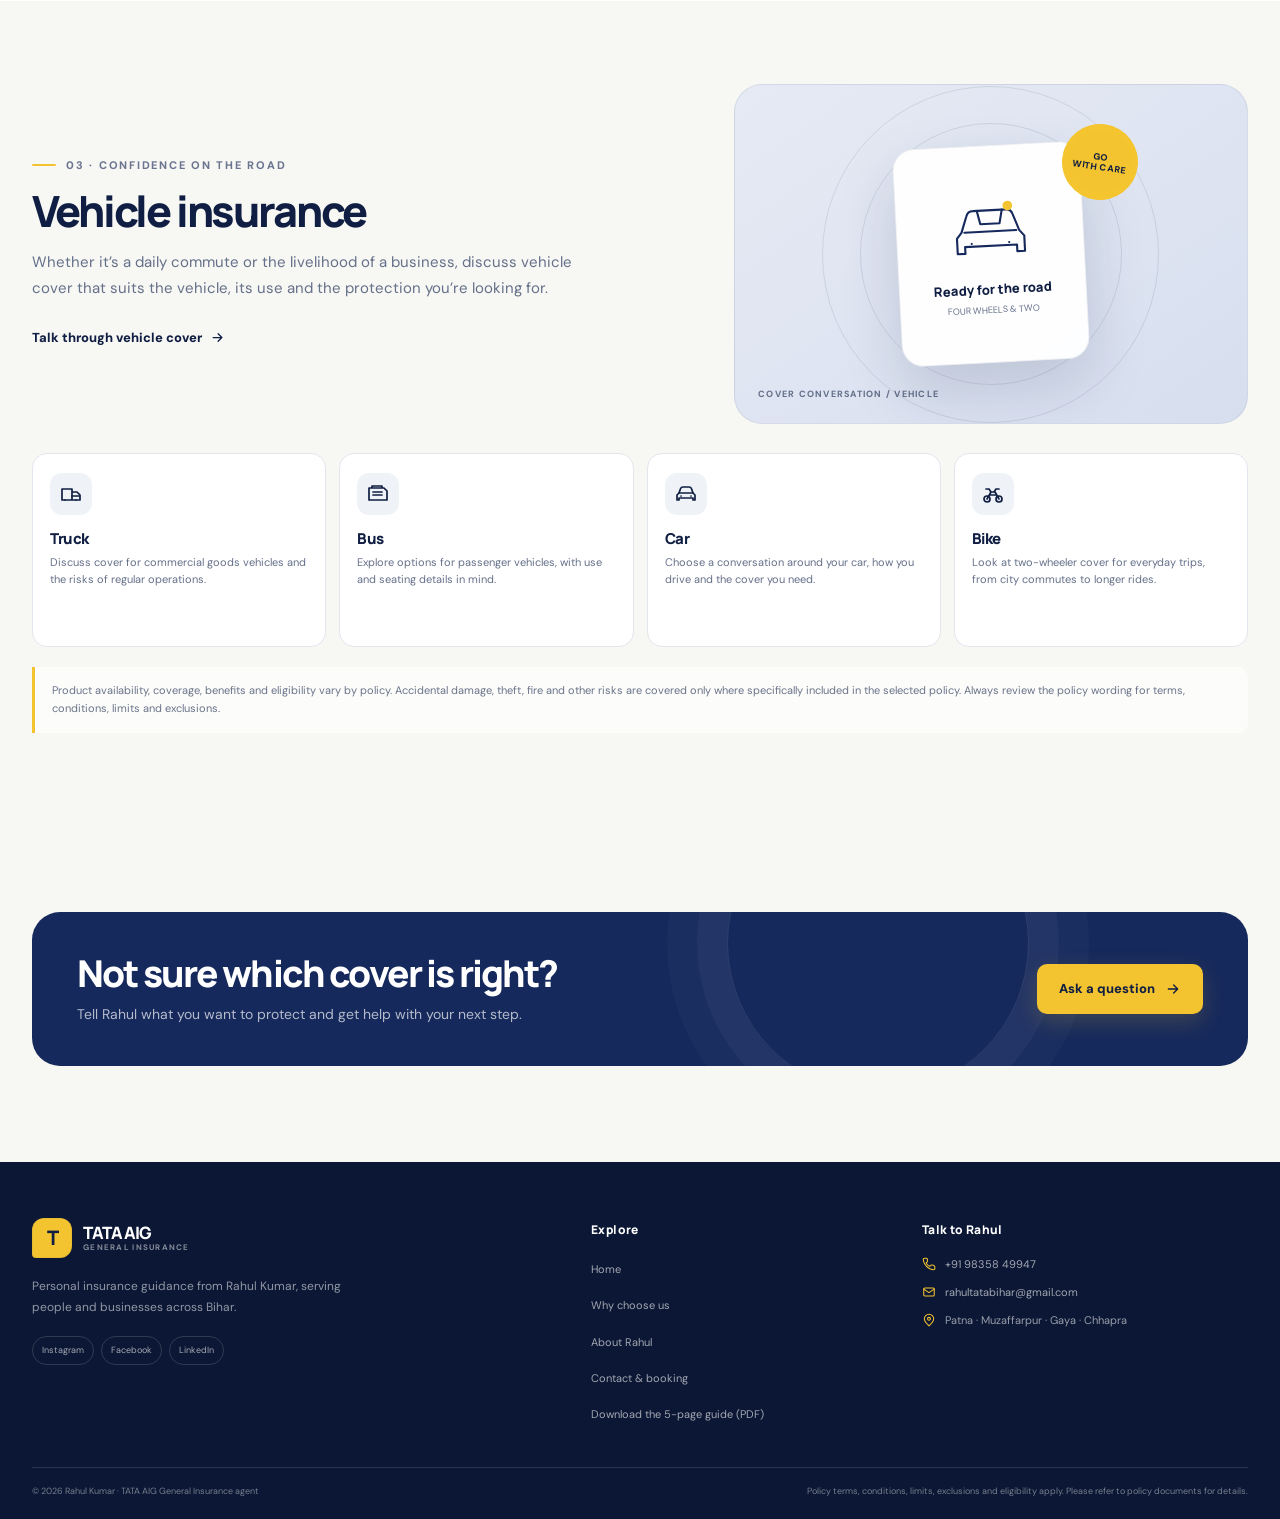
<file: products.html>
<!doctype html>
<html lang="en">
<head>
  <meta charset="utf-8">
  <meta name="viewport" content="width=device-width, initial-scale=1">
  <meta name="theme-color" content="#0f1e42">
  <link rel="icon" type="image/svg+xml" href="assets/img/favicon.svg">
  <meta name="description" content="Explore health, property and vehicle insurance options with Rahul Kumar, a TATA AIG General Insurance agent in Bihar.">
  <title>Insurance Products | Rahul Kumar — TATA AIG</title>
  <link rel="stylesheet" href="assets/css/styles.css">
  <script src="assets/js/main.js" defer></script>
</head>
<body>
  <a class="skip-link" href="#main">Skip to content</a>
  <div class="topbar"><div class="container topbar__inner"><span class="topbar__note"><span class="topbar__dot" aria-hidden="true"></span>Local insurance guidance, right here in Bihar</span><a class="topbar__phone" href="tel:+919835849947"><svg viewBox="0 0 24 24" fill="none" stroke="currentColor" stroke-width="1.8" stroke-linecap="round" stroke-linejoin="round" aria-hidden="true"><path d="M22 16.92v3a2 2 0 0 1-2.18 2 19.8 19.8 0 0 1-8.63-3.07 19.5 19.5 0 0 1-6-6A19.8 19.8 0 0 1 2.12 4.2 2 2 0 0 1 4.11 2h3a2 2 0 0 1 2 1.72l.38 2.85a2 2 0 0 1-.57 1.7L7.1 10.1a16 16 0 0 0 6 6l1.83-1.83a2 2 0 0 1 1.7-.57l2.85.38a2 2 0 0 1 1.72 1.84Z"/></svg>+91 98358 49947</a></div></div>
  <header class="site-header"><div class="container header__inner">
    <a class="brand" href="index.html" aria-label="TATA AIG General Insurance — Home"><span class="brand__mark" aria-hidden="true">T</span><span class="brand__wordmark">TATA AIG<small>GENERAL INSURANCE</small></span></a>
    <nav class="primary-nav" id="primary-nav" aria-label="Main navigation"><a href="index.html">Home</a><a href="products.html" aria-current="page">Insurance products</a><a href="benefits.html">Why choose us</a><a href="about.html">About</a><a href="contact.html">Contact</a></nav>
    <a class="btn btn--gold header__cta" href="contact.html#book">Book a consultation <svg viewBox="0 0 24 24" fill="none" stroke="currentColor" stroke-width="2" stroke-linecap="round" stroke-linejoin="round" aria-hidden="true"><path d="M5 12h14M13 6l6 6-6 6"/></svg></a>
    <button class="nav-toggle" type="button" aria-label="Open navigation menu" aria-controls="primary-nav" aria-expanded="false"><span class="nav-toggle__lines" aria-hidden="true"></span></button>
  </div></header>

  <main id="main">
    <section class="page-hero">
      <div class="container page-hero__inner">
        <div class="page-hero__copy"><div class="eyebrow eyebrow--light">Explore your options</div><h1>Cover for what matters most.</h1><p>From family health to the places you build and the vehicles that keep you moving, find a thoughtful place to start.</p><div class="page-hero__meta"><span><svg viewBox="0 0 24 24" fill="none" stroke="currentColor" stroke-width="1.8" stroke-linecap="round" stroke-linejoin="round" aria-hidden="true"><path d="m12 22 1.6-.7c4.1-1.8 6.4-5.4 6.4-10.3V5l-8-3-8 3v6c0 4.9 2.3 8.5 6.4 10.3L12 22Z"/><path d="m8.5 12 2.3 2.3 4.8-5"/></svg>Personal guidance</span><span><svg viewBox="0 0 24 24" fill="none" stroke="currentColor" stroke-width="1.8" stroke-linecap="round" stroke-linejoin="round" aria-hidden="true"><path d="M20 10c0 5-8 12-8 12S4 15 4 10a8 8 0 1 1 16 0Z"/><circle cx="12" cy="10" r="2.5"/></svg>Serving Bihar</span></div></div>
        <div class="page-hero__visual" aria-hidden="true"><div class="hero-emblem"><svg viewBox="0 0 24 24" fill="none" stroke="currentColor" stroke-linecap="round" stroke-linejoin="round"><path d="M12 22s8-4 8-11V5l-8-3-8 3v6c0 7 8 11 8 11Z"/><path d="m9 12 2 2 4-4"/></svg><span class="hero-emblem__tag">Made personal</span></div></div>
      </div>
    </section>

    <nav class="product-jump" aria-label="Jump to an insurance type">
      <a href="#health"><svg viewBox="0 0 24 24" fill="none" stroke="currentColor" stroke-width="1.8" stroke-linecap="round" stroke-linejoin="round" aria-hidden="true"><path d="M20.8 4.6a5.5 5.5 0 0 0-7.8 0L12 5.7l-1.1-1.1a5.5 5.5 0 0 0-7.8 7.8l1.1 1.1L12 21l7.8-7.5 1.1-1.1a5.5 5.5 0 0 0-.1-7.8Z"/></svg>Health</a>
      <a href="#property"><svg viewBox="0 0 24 24" fill="none" stroke="currentColor" stroke-width="1.8" stroke-linecap="round" stroke-linejoin="round" aria-hidden="true"><path d="m3 10 9-7 9 7v10a1 1 0 0 1-1 1h-6v-7h-4v7H4a1 1 0 0 1-1-1V10Z"/></svg>Property</a>
      <a href="#vehicle"><svg viewBox="0 0 24 24" fill="none" stroke="currentColor" stroke-width="1.8" stroke-linecap="round" stroke-linejoin="round" aria-hidden="true"><path d="m5 11 1.5-4.2A2.7 2.7 0 0 1 9 5h6a2.7 2.7 0 0 1 2.5 1.8L19 11l2 2v5h-2v-2H5v2H3v-5l2-2Z"/></svg>Vehicles</a>
    </nav>

    <section class="product-section" id="health">
      <div class="container product-layout">
        <div class="product-copy">
          <div class="eyebrow">01 · Care for people</div>
          <h2>Health insurance</h2>
          <p>Health cover can help with eligible medical expenses when life takes an unexpected turn. Talk through individual or family cover and the details that matter to you.</p>
          <ul class="product-points">
            <li><span class="check"><svg viewBox="0 0 16 16" fill="none" stroke="currentColor" stroke-width="2.2" stroke-linecap="round" stroke-linejoin="round" aria-hidden="true"><path d="m3 8 3.1 3.1L13 4.5"/></svg></span>Options for individuals</li>
            <li><span class="check"><svg viewBox="0 0 16 16" fill="none" stroke="currentColor" stroke-width="2.2" stroke-linecap="round" stroke-linejoin="round" aria-hidden="true"><path d="m3 8 3.1 3.1L13 4.5"/></svg></span>Family cover conversations</li>
            <li><span class="check"><svg viewBox="0 0 16 16" fill="none" stroke="currentColor" stroke-width="2.2" stroke-linecap="round" stroke-linejoin="round" aria-hidden="true"><path d="m3 8 3.1 3.1L13 4.5"/></svg></span>Understand limits &amp; waiting periods</li>
            <li><span class="check"><svg viewBox="0 0 16 16" fill="none" stroke="currentColor" stroke-width="2.2" stroke-linecap="round" stroke-linejoin="round" aria-hidden="true"><path d="m3 8 3.1 3.1L13 4.5"/></svg></span>Help comparing what fits</li>
          </ul>
          <a class="link-arrow" href="contact.html#book">Discuss health cover <svg viewBox="0 0 24 24" fill="none" stroke="currentColor" stroke-width="2" stroke-linecap="round" stroke-linejoin="round" aria-hidden="true"><path d="M5 12h14M13 6l6 6-6 6"/></svg></a>
        </div>
        <div class="product-art product-art--health" role="img" aria-label="Illustration of a health protection card">
          <div class="product-art__card"><svg viewBox="0 0 80 80" fill="none" stroke="currentColor" stroke-linecap="round" stroke-linejoin="round"><path d="M68 16a17 17 0 0 0-24 0l-4 4-4-4a17 17 0 0 0-24 24l4 4 24 23 24-23 4-4a17 17 0 0 0 0-24Z" stroke-width="2.4"/><path d="M12 41h14l8-14 12 28 8-14h13" stroke-width="2.4"/><circle cx="63" cy="17" r="4" fill="#F4C430" stroke="none"/></svg><strong>Wellbeing, considered</strong><small>INDIVIDUAL &amp; FAMILY</small></div>
          <div class="product-art__seal">Care<br>first</div><span class="product-art__caption">Cover conversation / health</span>
        </div>
      </div>
    </section>

    <section class="product-section product-section--reverse" id="property">
      <div class="container product-layout">
        <div class="product-copy">
          <div class="eyebrow">02 · Protect the places</div>
          <h2>Property insurance</h2>
          <p>Protect the spaces where life happens and work gets done. Explore cover for a school, store, shop or building, with guidance on the property and cover details to consider.</p>
          <ul class="product-points">
            <li><span class="check"><svg viewBox="0 0 16 16" fill="none" stroke="currentColor" stroke-width="2.2" stroke-linecap="round" stroke-linejoin="round" aria-hidden="true"><path d="m3 8 3.1 3.1L13 4.5"/></svg></span>Schools &amp; learning spaces</li>
            <li><span class="check"><svg viewBox="0 0 16 16" fill="none" stroke="currentColor" stroke-width="2.2" stroke-linecap="round" stroke-linejoin="round" aria-hidden="true"><path d="m3 8 3.1 3.1L13 4.5"/></svg></span>Stores &amp; shops</li>
            <li><span class="check"><svg viewBox="0 0 16 16" fill="none" stroke="currentColor" stroke-width="2.2" stroke-linecap="round" stroke-linejoin="round" aria-hidden="true"><path d="m3 8 3.1 3.1L13 4.5"/></svg></span>Buildings &amp; premises</li>
            <li><span class="check"><svg viewBox="0 0 16 16" fill="none" stroke="currentColor" stroke-width="2.2" stroke-linecap="round" stroke-linejoin="round" aria-hidden="true"><path d="m3 8 3.1 3.1L13 4.5"/></svg></span>Discuss property-specific needs</li>
          </ul>
          <a class="link-arrow" href="contact.html#book">Discuss property cover <svg viewBox="0 0 24 24" fill="none" stroke="currentColor" stroke-width="2" stroke-linecap="round" stroke-linejoin="round" aria-hidden="true"><path d="M5 12h14M13 6l6 6-6 6"/></svg></a>
        </div>
        <div class="product-art product-art--property" role="img" aria-label="Illustration of protected homes and business premises">
          <div class="product-art__card"><svg viewBox="0 0 80 80" fill="none" stroke="currentColor" stroke-linecap="round" stroke-linejoin="round"><path d="m9 34 31-24 31 24v35H9V34Z" stroke-width="2.3"/><path d="M30 69V47h20v22M20 40h1m19-13h1m19 13h1" stroke-width="2.3"/><path d="m40 18 4 7 8 1-6 5 2 8-8-4-8 4 2-8-6-5 8-1 4-7Z" fill="#F4C430" stroke-width="1.3"/></svg><strong>Space to grow</strong><small>HOME &amp; BUSINESS</small></div>
          <div class="product-art__seal">Built<br>to last</div><span class="product-art__caption">Cover conversation / property</span>
        </div>
      </div>
    </section>

    <section class="product-section" id="vehicle">
      <div class="container">
        <div class="product-layout">
          <div class="product-copy">
            <div class="eyebrow">03 · Confidence on the road</div>
            <h2>Vehicle insurance</h2>
            <p>Whether it’s a daily commute or the livelihood of a business, discuss vehicle cover that suits the vehicle, its use and the protection you’re looking for.</p>
            <a class="link-arrow" href="contact.html#book">Talk through vehicle cover <svg viewBox="0 0 24 24" fill="none" stroke="currentColor" stroke-width="2" stroke-linecap="round" stroke-linejoin="round" aria-hidden="true"><path d="M5 12h14M13 6l6 6-6 6"/></svg></a>
          </div>
          <div class="product-art product-art--vehicle" role="img" aria-label="Illustration of a vehicle protection card">
            <div class="product-art__card"><svg viewBox="0 0 80 80" fill="none" stroke="currentColor" stroke-linecap="round" stroke-linejoin="round"><path d="m10 43 6-17a7 7 0 0 1 7-5h34a7 7 0 0 1 7 5l6 17 5 6v16h-8v-7H13v7H5V49l5-6Z" stroke-width="2.2"/><path d="M13 43h54M20 55h.1M59 55h.1M27 21l3 14h20l3-14" stroke-width="2.2"/><circle cx="59" cy="17" r="5" fill="#F4C430" stroke="none"/></svg><strong>Ready for the road</strong><small>FOUR WHEELS &amp; TWO</small></div>
            <div class="product-art__seal">Go<br>with care</div><span class="product-art__caption">Cover conversation / vehicle</span>
          </div>
        </div>
        <div class="vehicle-grid" aria-label="Vehicle insurance categories">
          <article class="vehicle-card"><span class="vehicle-card__icon"><svg viewBox="0 0 24 24" fill="none" stroke="currentColor" stroke-width="1.7" stroke-linecap="round" stroke-linejoin="round" aria-hidden="true"><path d="M3 7h10v11H3zM13 10h5l3 3v5h-8z"/><path d="M6 18h.01M17 18h.01M13 14h7"/></svg></span><h3>Truck</h3><p>Discuss cover for commercial goods vehicles and the risks of regular operations.</p></article>
          <article class="vehicle-card"><span class="vehicle-card__icon"><svg viewBox="0 0 24 24" fill="none" stroke="currentColor" stroke-width="1.7" stroke-linecap="round" stroke-linejoin="round" aria-hidden="true"><path d="M3 6h15l3 3v9H3zM6 18h.01M18 18h.01M6 6V4h10v2M7 10h9M7 13h9"/></svg></span><h3>Bus</h3><p>Explore options for passenger vehicles, with use and seating details in mind.</p></article>
          <article class="vehicle-card"><span class="vehicle-card__icon"><svg viewBox="0 0 24 24" fill="none" stroke="currentColor" stroke-width="1.7" stroke-linecap="round" stroke-linejoin="round" aria-hidden="true"><path d="m5 11 1.5-4.2A2.7 2.7 0 0 1 9 5h6a2.7 2.7 0 0 1 2.5 1.8L19 11l2 2v5h-2v-2H5v2H3v-5l2-2Z"/><path d="M5 11h14M7 14h.01M17 14h.01"/></svg></span><h3>Car</h3><p>Choose a conversation around your car, how you drive and the cover you need.</p></article>
          <article class="vehicle-card"><span class="vehicle-card__icon"><svg viewBox="0 0 24 24" fill="none" stroke="currentColor" stroke-width="1.7" stroke-linecap="round" stroke-linejoin="round" aria-hidden="true"><circle cx="6" cy="17" r="3"/><circle cx="18" cy="17" r="3"/><path d="m6 17 4-7h4l4 7M10 10l-2-3H5M13 10l2-3h3M9 13h6"/></svg></span><h3>Bike</h3><p>Look at two-wheeler cover for everyday trips, from city commutes to longer rides.</p></article>
        </div>
        <p class="disclaimer" style="margin:20px 0 0">Product availability, coverage, benefits and eligibility vary by policy. Accidental damage, theft, fire and other risks are covered only where specifically included in the selected policy. Always review the policy wording for terms, conditions, limits and exclusions.</p>
      </div>
    </section>

    <section class="section section--paper"><div class="container"><div class="cta-banner"><div class="cta-banner__copy"><h2>Not sure which cover is right?</h2><p>Tell Rahul what you want to protect and get help with your next step.</p></div><a class="btn btn--gold" href="contact.html#book">Ask a question <svg viewBox="0 0 24 24" fill="none" stroke="currentColor" stroke-width="2" stroke-linecap="round" stroke-linejoin="round" aria-hidden="true"><path d="M5 12h14M13 6l6 6-6 6"/></svg></a></div></div></section>
  </main>

  <footer class="site-footer"><div class="container footer-main">
    <div class="footer-brand"><a class="brand" href="index.html" aria-label="TATA AIG General Insurance — Home"><span class="brand__mark" aria-hidden="true">T</span><span class="brand__wordmark">TATA AIG<small>GENERAL INSURANCE</small></span></a><p>Personal insurance guidance from Rahul Kumar, serving people and businesses across Bihar.</p><div class="footer-social" id="social" aria-label="Social links placeholder"><a href="#social" aria-label="Instagram placeholder">Instagram</a><a href="#social" aria-label="Facebook placeholder">Facebook</a><a href="#social" aria-label="LinkedIn placeholder">LinkedIn</a></div></div>
    <div class="footer-col"><h3>Explore</h3><ul class="footer-links"><li><a href="index.html">Home</a></li><li><a href="benefits.html">Why choose us</a></li><li><a href="about.html">About Rahul</a></li><li><a href="contact.html">Contact &amp; booking</a></li><li><a href="TATA-AIG-Rahul-Kumar-Insurance-Guide.pdf" download>Download the 5-page guide (PDF)</a></li></ul></div>
    <div class="footer-col"><h3>Talk to Rahul</h3><ul class="footer-contact"><li><svg viewBox="0 0 24 24" fill="none" stroke="currentColor" stroke-width="1.8" stroke-linecap="round" stroke-linejoin="round" aria-hidden="true"><path d="M22 16.92v3a2 2 0 0 1-2.18 2 19.8 19.8 0 0 1-8.63-3.07 19.5 19.5 0 0 1-6-6A19.8 19.8 0 0 1 2.12 4.2 2 2 0 0 1 4.11 2h3a2 2 0 0 1 2 1.72l.38 2.85a2 2 0 0 1-.57 1.7L7.1 10.1a16 16 0 0 0 6 6l1.83-1.83a2 2 0 0 1 1.7-.57l2.85.38a2 2 0 0 1 1.72 1.84Z"/></svg><a href="tel:+919835849947">+91 98358 49947</a></li><li><svg viewBox="0 0 24 24" fill="none" stroke="currentColor" stroke-width="1.8" stroke-linecap="round" stroke-linejoin="round" aria-hidden="true"><rect x="3" y="5" width="18" height="14" rx="2"/><path d="m3 7 9 6 9-6"/></svg><a href="mailto:rahultatabihar@gmail.com">rahultatabihar@gmail.com</a></li><li><svg viewBox="0 0 24 24" fill="none" stroke="currentColor" stroke-width="1.8" stroke-linecap="round" stroke-linejoin="round" aria-hidden="true"><path d="M20 10c0 5-8 12-8 12S4 15 4 10a8 8 0 1 1 16 0Z"/><circle cx="12" cy="10" r="2.5"/></svg><span>Patna · Muzaffarpur · Gaya · Chhapra</span></li></ul></div>
  </div><div class="container footer-bottom"><span>© <span data-year>2026</span> Rahul Kumar · TATA AIG General Insurance agent</span><span class="footer-disclaimer">Policy terms, conditions, limits, exclusions and eligibility apply. Please refer to policy documents for details.</span></div></footer>
</body>
</html>
</file>
<file: assets/css/styles.css>
@font-face { font-family: 'DM Sans'; font-style: normal; font-weight: 400; font-display: swap; src: url('../fonts/dm-sans-latin-400-normal.woff2') format('woff2'); }
@font-face { font-family: 'DM Sans'; font-style: normal; font-weight: 500; font-display: swap; src: url('../fonts/dm-sans-latin-500-normal.woff2') format('woff2'); }
@font-face { font-family: 'DM Sans'; font-style: normal; font-weight: 600; font-display: swap; src: url('../fonts/dm-sans-latin-600-normal.woff2') format('woff2'); }
@font-face { font-family: 'DM Sans'; font-style: normal; font-weight: 700; font-display: swap; src: url('../fonts/dm-sans-latin-700-normal.woff2') format('woff2'); }
@font-face { font-family: 'DM Sans'; font-style: normal; font-weight: 800; font-display: swap; src: url('../fonts/dm-sans-latin-800-normal.woff2') format('woff2'); }
@font-face { font-family: 'Manrope'; font-style: normal; font-weight: 400; font-display: swap; src: url('../fonts/manrope-latin-400-normal.woff2') format('woff2'); }
@font-face { font-family: 'Manrope'; font-style: normal; font-weight: 500; font-display: swap; src: url('../fonts/manrope-latin-500-normal.woff2') format('woff2'); }
@font-face { font-family: 'Manrope'; font-style: normal; font-weight: 600; font-display: swap; src: url('../fonts/manrope-latin-600-normal.woff2') format('woff2'); }
@font-face { font-family: 'Manrope'; font-style: normal; font-weight: 700; font-display: swap; src: url('../fonts/manrope-latin-700-normal.woff2') format('woff2'); }
@font-face { font-family: 'Manrope'; font-style: normal; font-weight: 800; font-display: swap; src: url('../fonts/manrope-latin-800-normal.woff2') format('woff2'); }

:root {
  color-scheme: light;
  --navy: #0f1e42;
  --navy-2: #16295c;
  --navy-3: #263e77;
  --gold: #f4c430;
  --gold-soft: #fff5cc;
  --paper: #f7f7f4;
  --paper-2: #eff2f7;
  --white: #fff;
  --ink: #17233e;
  --muted: #657089;
  --line: #e2e6ed;
  --green: #3d806f;
  --shadow: 0 22px 58px rgba(15, 30, 66, .10);
  --shadow-deep: 0 28px 70px rgba(4, 14, 38, .24);
  --radius: 18px;
  --radius-lg: 28px;
  --container: 1220px;
  --font-body: 'DM Sans', 'Avenir Next', Avenir, Arial, sans-serif;
  --font-heading: 'Manrope', 'DM Sans', 'Avenir Next', Avenir, Arial, sans-serif;
}

* { box-sizing: border-box; }
html { scroll-behavior: smooth; scroll-padding-top: 100px; }
body {
  margin: 0;
  color: var(--ink);
  background: var(--white);
  font: 400 16px/1.65 var(--font-body);
  -webkit-font-smoothing: antialiased;
  text-rendering: optimizeLegibility;
}
img, svg { display: block; max-width: 100%; }
button, input, select, textarea { font: inherit; }
a { color: inherit; }
::selection { color: var(--navy); background: var(--gold); }

.container { width: min(var(--container), calc(100% - 64px)); margin-inline: auto; }
.sr-only {
  position: absolute; width: 1px; height: 1px; padding: 0; margin: -1px;
  overflow: hidden; clip: rect(0, 0, 0, 0); white-space: nowrap; border: 0;
}
.skip-link { position: fixed; top: -60px; left: 20px; z-index: 1000; padding: 12px 18px; background: var(--gold); color: var(--navy); font-weight: 700; border-radius: 8px; }
.skip-link:focus { top: 12px; }

/* Shared top bar and navigation */
.topbar { color: rgba(255,255,255,.8); background: var(--navy); font-size: 12px; letter-spacing: .025em; }
.topbar__inner { min-height: 36px; display: flex; align-items: center; justify-content: space-between; gap: 18px; }
.topbar__note { display: inline-flex; align-items: center; gap: 9px; }
.topbar__dot { width: 6px; height: 6px; border-radius: 50%; background: var(--gold); box-shadow: 0 0 0 4px rgba(244,196,48,.12); }
.topbar__phone { display: inline-flex; align-items: center; gap: 8px; color: rgba(255,255,255,.9); text-decoration: none; transition: color .2s ease; }
.topbar__phone:hover { color: var(--gold); }
.topbar__phone svg { width: 13px; height: 13px; }
.site-header { position: sticky; top: 0; z-index: 50; background: rgba(255,255,255,.96); border-bottom: 1px solid rgba(15,30,66,.08); backdrop-filter: blur(16px); }
.header__inner { min-height: 78px; display: flex; align-items: center; gap: 32px; }
.brand { display: inline-flex; align-items: center; gap: 11px; min-width: 212px; color: var(--navy); text-decoration: none; }
.brand__mark { display: grid; place-items: center; width: 40px; height: 40px; border-radius: 12px 12px 12px 4px; color: var(--navy); background: var(--gold); font: 800 20px/1 var(--font-heading); letter-spacing: -.08em; box-shadow: inset 0 0 0 1px rgba(15,30,66,.06); }
.brand__wordmark { display: flex; flex-direction: column; gap: 1px; font: 800 17px/1.1 var(--font-heading); letter-spacing: -.055em; }
.brand__wordmark small { color: #737e95; font: 700 8px/1.2 var(--font-body); letter-spacing: .16em; }
.primary-nav { display: flex; align-items: center; gap: clamp(17px, 2.1vw, 31px); margin-left: auto; }
.primary-nav a { position: relative; color: #536078; text-decoration: none; font-size: 13px; font-weight: 700; transition: color .2s ease; }
.primary-nav a::after { content: ''; position: absolute; right: 0; bottom: -9px; left: 0; height: 2px; transform: scaleX(0); transform-origin: left; background: var(--gold); transition: transform .2s ease; }
.primary-nav a:hover, .primary-nav a[aria-current="page"] { color: var(--navy); }
.primary-nav a:hover::after, .primary-nav a[aria-current="page"]::after { transform: scaleX(1); }
.header__cta { flex: 0 0 auto; }
.nav-toggle { display: none; width: 44px; height: 44px; border: 1px solid var(--line); border-radius: 12px; background: var(--white); color: var(--navy); cursor: pointer; }
.nav-toggle__lines, .nav-toggle__lines::before, .nav-toggle__lines::after { display: block; width: 17px; height: 2px; margin-inline: auto; border-radius: 3px; background: currentColor; transition: transform .2s ease; }
.nav-toggle__lines { position: relative; }
.nav-toggle__lines::before, .nav-toggle__lines::after { position: absolute; left: 0; content: ''; }
.nav-toggle__lines::before { top: -6px; }
.nav-toggle__lines::after { top: 6px; }
.nav-toggle[aria-expanded="true"] .nav-toggle__lines { background: transparent; }
.nav-toggle[aria-expanded="true"] .nav-toggle__lines::before { top: 0; transform: rotate(45deg); }
.nav-toggle[aria-expanded="true"] .nav-toggle__lines::after { top: 0; transform: rotate(-45deg); }

/* Buttons, type, recurring components */
.btn { display: inline-flex; align-items: center; justify-content: center; gap: 10px; min-height: 50px; padding: 0 21px; border: 1px solid transparent; border-radius: 10px; font-size: 13px; font-weight: 800; line-height: 1; text-decoration: none; cursor: pointer; transition: transform .2s ease, box-shadow .2s ease, background .2s ease, color .2s ease, border-color .2s ease; }
.btn:hover { transform: translateY(-2px); }
.btn:focus-visible, a:focus-visible, button:focus-visible, input:focus-visible, select:focus-visible, textarea:focus-visible { outline: 3px solid rgba(244,196,48,.8); outline-offset: 3px; }
.btn svg { width: 16px; height: 16px; flex: 0 0 auto; }
.btn--gold { color: var(--navy); background: var(--gold); box-shadow: 0 8px 22px rgba(244,196,48,.18); }
.btn--gold:hover { background: #ffda4e; box-shadow: 0 12px 28px rgba(244,196,48,.28); }
.btn--navy { color: var(--white); background: var(--navy); box-shadow: 0 9px 22px rgba(15,30,66,.14); }
.btn--navy:hover { background: #1a326c; box-shadow: 0 13px 26px rgba(15,30,66,.2); }
.btn--outline-light { border-color: rgba(255,255,255,.3); color: var(--white); background: rgba(255,255,255,.04); }
.btn--outline-light:hover { border-color: rgba(255,255,255,.72); background: rgba(255,255,255,.1); }
.btn--white { color: var(--navy); background: var(--white); }
.btn--white:hover { background: #f4f5f8; box-shadow: 0 10px 24px rgba(4,14,38,.18); }
.link-arrow { display: inline-flex; align-items: center; gap: 8px; color: var(--navy); text-decoration: none; font-size: 13px; font-weight: 800; }
.link-arrow svg { width: 15px; height: 15px; transition: transform .2s ease; }
.link-arrow:hover svg { transform: translateX(4px); }
.eyebrow { display: flex; align-items: center; gap: 10px; color: #6b7590; font-size: 11px; font-weight: 800; letter-spacing: .16em; line-height: 1.3; text-transform: uppercase; }
.eyebrow::before { content: ''; width: 24px; height: 2px; border-radius: 2px; background: var(--gold); }
.eyebrow--light { color: rgba(255,255,255,.63); }
.section { padding: 96px 0; }
.section--paper { background: var(--paper); }
.section--soft { background: var(--paper-2); }
.section-head { max-width: 710px; margin-bottom: 43px; }
.section-head--center { margin-inline: auto; text-align: center; }
.section-head--center .eyebrow { justify-content: center; }
.section-head h2, .section h2 { margin: 15px 0 14px; color: var(--navy); font: 800 clamp(30px, 4vw, 46px)/1.13 var(--font-heading); letter-spacing: -.055em; }
.section-head p, .section-intro { max-width: 620px; margin: 0; color: var(--muted); font-size: 16px; line-height: 1.75; }
.section-head--center p { margin-inline: auto; }
.card { border: 1px solid var(--line); border-radius: var(--radius); background: var(--white); box-shadow: 0 8px 28px rgba(15,30,66,.035); }
.icon-tile { display: grid; place-items: center; width: 54px; height: 54px; border-radius: 16px; color: var(--navy); background: var(--gold-soft); }
.icon-tile svg { width: 27px; height: 27px; }
.kicker { color: var(--muted); font-size: 11px; font-weight: 800; letter-spacing: .12em; text-transform: uppercase; }
.note { color: var(--muted); font-size: 12px; line-height: 1.6; }

/* Home hero */
.home-hero { position: relative; overflow: hidden; color: var(--white); background: var(--navy); }
.home-hero::before { position: absolute; top: -240px; right: 8%; width: 680px; height: 680px; border: 1px solid rgba(255,255,255,.07); border-radius: 50%; content: ''; box-shadow: 0 0 0 56px rgba(255,255,255,.022), 0 0 0 114px rgba(255,255,255,.018); pointer-events: none; }
.home-hero::after { position: absolute; right: 0; bottom: 0; left: 0; height: 1px; background: linear-gradient(90deg, transparent, rgba(244,196,48,.65), transparent); content: ''; opacity: .65; }
.home-hero__inner { position: relative; z-index: 1; display: grid; grid-template-columns: minmax(0, .98fr) minmax(440px, 1.02fr); align-items: center; gap: 4.5vw; min-height: 635px; padding-top: 65px; padding-bottom: 74px; }
.home-hero__copy { max-width: 600px; }
.hero-brand-label { display: inline-flex; align-items: center; gap: 9px; margin-bottom: 28px; padding: 8px 11px; border: 1px solid rgba(255,255,255,.15); border-radius: 999px; color: rgba(255,255,255,.78); background: rgba(255,255,255,.045); font-size: 10px; font-weight: 800; letter-spacing: .12em; text-transform: uppercase; }
.hero-brand-label__dot { width: 7px; height: 7px; border-radius: 50%; background: var(--gold); box-shadow: 0 0 0 4px rgba(244,196,48,.13); }
.home-hero h1 { max-width: 650px; margin: 0; font: 800 clamp(42px, 5.1vw, 68px)/1.035 var(--font-heading); letter-spacing: -.065em; }
.home-hero h1 span { color: var(--gold); }
.home-hero__lead { max-width: 520px; margin: 25px 0 0; color: rgba(255,255,255,.73); font-size: 17px; line-height: 1.75; }
.home-hero__tagline { margin: 13px 0 0; color: rgba(255,255,255,.95); font-size: 14px; font-weight: 700; }
.home-hero__actions { display: flex; flex-wrap: wrap; gap: 12px; margin-top: 30px; }
.hero-proof { display: flex; align-items: center; gap: 13px; margin-top: 39px; color: rgba(255,255,255,.68); font-size: 12px; }
.hero-proof__faces { display: flex; padding-left: 2px; }
.hero-proof__faces span { display: grid; place-items: center; width: 29px; height: 29px; margin-left: -3px; border: 2px solid var(--navy); border-radius: 50%; color: var(--navy); background: #ecdfb5; font-size: 9px; font-weight: 800; }
.hero-proof__faces span:nth-child(2) { background: #b8d0cc; }
.hero-proof__faces span:nth-child(3) { background: #e1b89f; }
.hero-proof strong { color: var(--white); }
.hero-proof__divider { width: 1px; height: 25px; background: rgba(255,255,255,.22); }

/* Bespoke coverage illustration */
.cover-scene { position: relative; width: min(100%, 575px); min-height: 485px; margin-inline: auto; isolation: isolate; }
.cover-scene__canvas { position: absolute; inset: 22px 4px 20px; overflow: hidden; border: 1px solid rgba(255,255,255,.15); border-radius: 32px; background: linear-gradient(140deg, rgba(255,255,255,.085), rgba(255,255,255,.025)); box-shadow: var(--shadow-deep); }
.cover-scene__canvas::before { position: absolute; inset: 0; background-image: linear-gradient(rgba(255,255,255,.05) 1px, transparent 1px), linear-gradient(90deg, rgba(255,255,255,.05) 1px, transparent 1px); background-size: 44px 44px; content: ''; opacity: .35; mask-image: linear-gradient(145deg, #000 5%, transparent 80%); }
.cover-scene__sun { position: absolute; top: 43px; right: 48px; width: 126px; height: 126px; border-radius: 50%; background: var(--gold); box-shadow: 0 0 0 17px rgba(244,196,48,.08), 0 0 70px rgba(244,196,48,.2); }
.cover-scene__sun::after { position: absolute; inset: 17px; border: 1px solid rgba(15,30,66,.18); border-radius: 50%; content: ''; }
.cover-scene__path { position: absolute; right: 10%; bottom: -12%; left: 7%; height: 54%; border: 1px dashed rgba(255,255,255,.21); border-color: rgba(255,255,255,.21) transparent transparent; border-radius: 50%; transform: rotate(-12deg); }
.cover-scene__path::before, .cover-scene__path::after { position: absolute; top: -4px; width: 7px; height: 7px; border-radius: 50%; background: var(--gold); content: ''; }
.cover-scene__path::before { left: 12%; }
.cover-scene__path::after { right: 4%; }
.scene-label { position: absolute; z-index: 2; display: flex; align-items: center; gap: 10px; padding: 10px 13px; border: 1px solid rgba(255,255,255,.45); border-radius: 12px; color: var(--navy); background: var(--white); box-shadow: 0 14px 36px rgba(0,0,0,.18); font-size: 11px; font-weight: 800; }
.scene-label svg { width: 19px; height: 19px; color: var(--navy-2); }
.scene-label--health { top: 18%; left: 7%; }
.scene-label--property { top: 42%; right: 5%; }
.scene-label--vehicle { bottom: 16%; left: 11%; }
.scene-label--help { right: 10%; bottom: 9%; border-color: rgba(244,196,48,.5); background: #fff9e2; }
.scene-shield { position: absolute; z-index: 1; top: 50%; left: 50%; display: grid; place-items: center; width: 192px; height: 215px; transform: translate(-50%, -49%); filter: drop-shadow(0 20px 26px rgba(0,0,0,.21)); }
.scene-shield > svg { position: absolute; inset: 0; width: 100%; height: 100%; }
.scene-shield__content { position: relative; z-index: 1; display: flex; flex-direction: column; align-items: center; margin-top: -5px; color: var(--navy); }
.scene-shield__content svg { width: 35px; height: 35px; margin-bottom: 7px; }
.scene-shield__content strong { font: 800 15px/1.1 var(--font-heading); letter-spacing: -.04em; }
.scene-shield__content small { margin-top: 5px; color: #7a8495; font-size: 8px; font-weight: 800; letter-spacing: .12em; text-transform: uppercase; }
.scene-orbit { position: absolute; z-index: 1; top: 20%; left: 50%; width: 300px; height: 300px; border: 1px solid rgba(255,255,255,.18); border-radius: 50%; transform: translateX(-50%); }
.scene-orbit::before { position: absolute; inset: 15px; border: 1px solid rgba(255,255,255,.1); border-radius: 50%; content: ''; }
.scene-spark { position: absolute; z-index: 2; color: var(--gold); font-size: 22px; }
.scene-spark--one { top: 19%; right: 23%; }
.scene-spark--two { bottom: 23%; right: 22%; font-size: 14px; }
.scene-caption { position: absolute; right: 26px; bottom: 28px; color: rgba(255,255,255,.48); font-size: 9px; font-weight: 800; letter-spacing: .2em; text-transform: uppercase; }

.stat-band { position: relative; z-index: 2; border-bottom: 1px solid var(--line); background: var(--white); }
.stat-band__inner { display: grid; grid-template-columns: repeat(3, 1fr); padding: 23px 0; }
.stat-item { display: flex; align-items: center; justify-content: center; gap: 13px; min-height: 44px; border-right: 1px solid var(--line); }
.stat-item:last-child { border-right: 0; }
.stat-item__symbol { display: grid; place-items: center; width: 37px; height: 37px; flex: 0 0 auto; border-radius: 50%; color: var(--navy); background: var(--paper-2); }
.stat-item__symbol svg { width: 18px; height: 18px; }
.stat-item strong { display: block; color: var(--navy); font: 800 15px/1.3 var(--font-heading); letter-spacing: -.03em; }
.stat-item span { display: block; margin-top: 2px; color: var(--muted); font-size: 11px; }

/* Home service cards */
.service-grid { display: grid; grid-template-columns: repeat(3, 1fr); gap: 18px; }
.service-card { position: relative; overflow: hidden; min-height: 264px; padding: 27px 28px 26px; transition: transform .24s ease, box-shadow .24s ease, border-color .24s ease; }
.service-card:hover { transform: translateY(-5px); border-color: rgba(244,196,48,.85); box-shadow: var(--shadow); }
.service-card__top { display: flex; align-items: flex-start; justify-content: space-between; gap: 15px; }
.service-card__index { color: #a4adbd; font-size: 10px; font-weight: 800; letter-spacing: .12em; }
.service-card h3 { margin: 28px 0 8px; color: var(--navy); font: 800 22px/1.2 var(--font-heading); letter-spacing: -.045em; }
.service-card p { max-width: 300px; margin: 0 0 20px; color: var(--muted); font-size: 13px; line-height: 1.7; }
.service-card .link-arrow { position: absolute; right: 26px; bottom: 24px; left: 28px; }

/* Home approach / cross-page CTA */
.approach-panel { display: grid; grid-template-columns: .85fr 1.15fr; align-items: center; gap: 55px; padding: 43px; border-radius: var(--radius-lg); color: var(--white); background: var(--navy); }
.approach-panel h2 { max-width: 420px; margin: 15px 0 13px; color: var(--white); font: 800 36px/1.12 var(--font-heading); letter-spacing: -.055em; }
.approach-panel p { max-width: 420px; margin: 0; color: rgba(255,255,255,.66); font-size: 14px; line-height: 1.75; }
.approach-steps { display: grid; grid-template-columns: repeat(3, 1fr); gap: 12px; }
.approach-step { min-height: 147px; padding: 20px 17px; border: 1px solid rgba(255,255,255,.13); border-radius: 14px; background: rgba(255,255,255,.045); }
.approach-step__number { display: grid; place-items: center; width: 28px; height: 28px; border-radius: 50%; color: var(--navy); background: var(--gold); font-size: 11px; font-weight: 800; }
.approach-step h3 { margin: 18px 0 5px; color: var(--white); font: 800 15px/1.2 var(--font-heading); }
.approach-step p { margin: 0; color: rgba(255,255,255,.55); font-size: 11px; line-height: 1.55; }
.cta-banner { position: relative; display: flex; align-items: center; justify-content: space-between; gap: 35px; overflow: hidden; padding: 40px 45px; border-radius: var(--radius-lg); color: var(--white); background: var(--navy-2); }
.cta-banner::after { position: absolute; top: -120px; right: 18%; width: 300px; height: 300px; border: 1px solid rgba(255,255,255,.1); border-radius: 50%; content: ''; box-shadow: 0 0 0 30px rgba(255,255,255,.035), 0 0 0 60px rgba(255,255,255,.025); pointer-events: none; }
.cta-banner__copy { position: relative; z-index: 1; max-width: 630px; }
.cta-banner h2 { margin: 0 0 9px; color: var(--white); font: 800 clamp(27px, 3.3vw, 37px)/1.15 var(--font-heading); letter-spacing: -.05em; }
.cta-banner p { margin: 0; color: rgba(255,255,255,.68); font-size: 14px; }
.cta-banner .btn { position: relative; z-index: 1; flex: 0 0 auto; }

/* Inner-page hero */
.page-hero { position: relative; overflow: hidden; color: var(--white); background: var(--navy); }
.page-hero::before { position: absolute; top: -210px; right: 4%; width: 540px; height: 540px; border: 1px solid rgba(255,255,255,.1); border-radius: 50%; content: ''; box-shadow: 0 0 0 48px rgba(255,255,255,.022), 0 0 0 98px rgba(255,255,255,.016); }
.page-hero__inner { position: relative; z-index: 1; display: grid; grid-template-columns: minmax(0, 1.12fr) minmax(300px, .88fr); align-items: center; gap: 70px; min-height: 333px; padding-top: 58px; padding-bottom: 59px; }
.page-hero__copy { max-width: 680px; }
.page-hero h1 { margin: 15px 0 15px; color: var(--white); font: 800 clamp(40px, 5vw, 58px)/1.05 var(--font-heading); letter-spacing: -.065em; }
.page-hero__copy p { max-width: 590px; margin: 0; color: rgba(255,255,255,.72); font-size: 16px; line-height: 1.75; }
.page-hero__meta { display: flex; align-items: center; flex-wrap: wrap; gap: 9px; margin-top: 25px; color: rgba(255,255,255,.68); font-size: 11px; }
.page-hero__meta span { display: inline-flex; align-items: center; gap: 7px; padding: 8px 11px; border: 1px solid rgba(255,255,255,.15); border-radius: 999px; background: rgba(255,255,255,.045); }
.page-hero__meta svg { width: 13px; height: 13px; color: var(--gold); }
.page-hero__visual { position: relative; display: flex; justify-content: center; align-items: center; min-height: 220px; }
.hero-emblem { position: relative; display: grid; place-items: center; width: 188px; height: 188px; border: 1px solid rgba(255,255,255,.21); border-radius: 50%; color: var(--gold); background: radial-gradient(circle, rgba(244,196,48,.12), rgba(244,196,48,.015) 65%); box-shadow: 0 0 0 19px rgba(255,255,255,.025), 0 0 0 42px rgba(255,255,255,.018); }
.hero-emblem > svg { width: 86px; height: 86px; stroke-width: 1.15; }
.hero-emblem__tag { position: absolute; right: -64px; bottom: 23px; padding: 9px 13px; border: 1px solid rgba(255,255,255,.2); border-radius: 10px; color: rgba(255,255,255,.87); background: rgba(15,30,66,.85); font-size: 10px; font-weight: 800; letter-spacing: .08em; text-transform: uppercase; }
.hero-emblem__tag::before { display: inline-block; width: 6px; height: 6px; margin-right: 7px; border-radius: 50%; background: var(--gold); content: ''; vertical-align: 1px; }

/* Products page */
.product-jump { display: flex; justify-content: center; flex-wrap: wrap; gap: 10px; margin-top: -1px; padding: 18px 0; border-bottom: 1px solid var(--line); background: var(--white); }
.product-jump a { display: inline-flex; align-items: center; gap: 8px; padding: 9px 14px; border: 1px solid var(--line); border-radius: 999px; color: var(--navy); text-decoration: none; font-size: 11px; font-weight: 800; transition: background .2s ease, border-color .2s ease; }
.product-jump a:hover { border-color: var(--gold); background: var(--gold-soft); }
.product-jump svg { width: 15px; height: 15px; }
.product-section { padding: 83px 0; }
.product-section:nth-of-type(even) { background: var(--paper); }
.product-layout { display: grid; grid-template-columns: minmax(0, 1fr) minmax(340px, .85fr); align-items: center; gap: 8%; }
.product-section--reverse .product-layout { grid-template-columns: minmax(340px, .85fr) minmax(0, 1fr); }
.product-section--reverse .product-art { order: -1; }
.product-copy h2 { margin: 15px 0 14px; color: var(--navy); font: 800 clamp(32px, 3.6vw, 43px)/1.1 var(--font-heading); letter-spacing: -.055em; }
.product-copy > p { max-width: 565px; margin: 0 0 23px; color: var(--muted); font-size: 15px; line-height: 1.75; }
.product-points { display: grid; grid-template-columns: repeat(2, 1fr); gap: 10px 18px; margin: 22px 0 28px; padding: 0; list-style: none; }
.product-points li { display: flex; align-items: flex-start; gap: 9px; color: #35415d; font-size: 12px; font-weight: 700; line-height: 1.45; }
.check { display: grid; place-items: center; width: 19px; height: 19px; flex: 0 0 auto; border-radius: 50%; color: var(--navy); background: var(--gold-soft); }
.check svg { width: 11px; height: 11px; }
.product-art { position: relative; min-height: 340px; display: grid; place-items: center; overflow: hidden; border: 1px solid rgba(15,30,66,.07); border-radius: var(--radius-lg); background: #e9eff7; }
.product-art::before, .product-art::after { position: absolute; border: 1px solid rgba(15,30,66,.1); border-radius: 50%; content: ''; }
.product-art::before { width: 260px; height: 260px; }
.product-art::after { width: 335px; height: 335px; }
.product-art__card { position: relative; z-index: 1; width: 188px; height: 218px; display: flex; flex-direction: column; align-items: center; justify-content: center; border: 1px solid rgba(15,30,66,.08); border-radius: 22px; color: var(--navy); background: rgba(255,255,255,.95); box-shadow: 0 26px 60px rgba(15,30,66,.15); transform: rotate(-5deg); }
.product-art__card svg { width: 77px; height: 77px; margin-bottom: 15px; color: var(--navy-2); stroke-width: 1.25; }
.product-art__card strong { font: 800 13px/1.2 var(--font-heading); }
.product-art__card small { margin-top: 5px; color: var(--muted); font-size: 9px; }
.product-art__seal { position: absolute; z-index: 2; top: 39px; right: calc(50% - 147px); display: grid; place-items: center; width: 76px; height: 76px; border: 7px solid rgba(244,196,48,.38); border-radius: 50%; color: var(--navy); background: var(--gold); font-size: 9px; font-weight: 800; letter-spacing: .08em; text-align: center; text-transform: uppercase; line-height: 1.15; transform: rotate(8deg); }
.product-art__caption { position: absolute; bottom: 22px; left: 23px; color: #66728b; font-size: 9px; font-weight: 800; letter-spacing: .14em; text-transform: uppercase; }
.product-art--health { background: linear-gradient(145deg, #edf3f5, #dee9ed); }
.product-art--property { background: linear-gradient(145deg, #f4efdf, #e9e4d4); }
.product-art--vehicle { background: linear-gradient(145deg, #e6eaf4, #d7dfef); }
.product-art--property .product-art__card { transform: rotate(4deg); }
.product-art--vehicle .product-art__card { transform: rotate(-3deg); }
.vehicle-grid { display: grid; grid-template-columns: repeat(4, 1fr); gap: 13px; margin-top: 29px; }
.vehicle-card { min-height: 194px; padding: 19px 17px; border: 1px solid var(--line); border-radius: 15px; background: var(--white); transition: transform .2s ease, border-color .2s ease, box-shadow .2s ease; }
.vehicle-card:hover { transform: translateY(-4px); border-color: var(--gold); box-shadow: 0 14px 32px rgba(15,30,66,.08); }
.vehicle-card__icon { display: grid; place-items: center; width: 42px; height: 42px; border-radius: 12px; color: var(--navy); background: var(--paper-2); }
.vehicle-card__icon svg { width: 24px; height: 24px; }
.vehicle-card h3 { margin: 15px 0 5px; color: var(--navy); font: 800 15px/1.25 var(--font-heading); letter-spacing: -.03em; }
.vehicle-card p { margin: 0; color: var(--muted); font-size: 11px; line-height: 1.55; }
.disclaimer { padding: 15px 17px; border-left: 3px solid var(--gold); border-radius: 0 10px 10px 0; color: #6a7388; background: rgba(255,255,255,.66); font-size: 11px; line-height: 1.6; }

/* Benefits page */
.benefit-grid { display: grid; grid-template-columns: repeat(6, 1fr); gap: 16px; }
.benefit-card { position: relative; grid-column: span 2; min-height: 225px; padding: 25px; border: 1px solid var(--line); border-radius: var(--radius); background: var(--white); transition: transform .2s ease, box-shadow .2s ease; }
.benefit-card:nth-child(4) { grid-column: 2 / span 2; }
.benefit-card:nth-child(5) { grid-column: 4 / span 2; }
.benefit-card:hover { transform: translateY(-4px); box-shadow: var(--shadow); }
.benefit-card__top { display: flex; align-items: center; justify-content: space-between; }
.benefit-card__number { color: #abb3c0; font: 800 11px/1 var(--font-heading); letter-spacing: .1em; }
.benefit-card h3 { margin: 24px 0 7px; color: var(--navy); font: 800 19px/1.25 var(--font-heading); letter-spacing: -.04em; }
.benefit-card p { max-width: 295px; margin: 0; color: var(--muted); font-size: 12px; line-height: 1.65; }
.local-trust { display: grid; grid-template-columns: 1.05fr .95fr; align-items: center; gap: 65px; padding: 52px; border-radius: var(--radius-lg); color: var(--white); background: var(--navy); }
.local-trust h2 { margin: 15px 0 14px; color: var(--white); font: 800 clamp(30px, 3.5vw, 40px)/1.1 var(--font-heading); letter-spacing: -.055em; }
.local-trust__copy > p { max-width: 510px; margin: 0; color: rgba(255,255,255,.7); font-size: 14px; line-height: 1.75; }
.local-trust__points { display: grid; gap: 13px; margin: 25px 0 0; padding: 0; list-style: none; }
.local-trust__points li { display: flex; align-items: center; gap: 10px; color: rgba(255,255,255,.9); font-size: 12px; font-weight: 700; }
.local-trust__points .check { color: var(--navy); background: var(--gold); }
.bihar-card { min-height: 300px; padding: 23px; border: 1px solid rgba(255,255,255,.13); border-radius: 20px; background: rgba(255,255,255,.05); }
.bihar-card__head { display: flex; justify-content: space-between; gap: 10px; color: rgba(255,255,255,.6); font-size: 9px; font-weight: 800; letter-spacing: .14em; text-transform: uppercase; }
.bihar-map { position: relative; height: 205px; margin-top: 14px; }
.bihar-map__shape { position: absolute; top: 15px; left: 50%; width: 235px; height: 164px; transform: translateX(-50%) rotate(-5deg); }
.bihar-map__shape svg { width: 100%; height: 100%; }
.map-pin { position: absolute; z-index: 2; display: flex; align-items: center; gap: 5px; color: var(--white); font-size: 9px; font-weight: 800; white-space: nowrap; }
.map-pin::before { width: 8px; height: 8px; border: 2px solid var(--navy); border-radius: 50%; background: var(--gold); box-shadow: 0 0 0 4px rgba(244,196,48,.18); content: ''; }
.map-pin--patna { top: 43%; left: 44%; }
.map-pin--muzaffarpur { top: 22%; left: 34%; }
.map-pin--gaya { top: 70%; left: 48%; }
.map-pin--chhapra { top: 41%; left: 19%; }
.bihar-card__foot { display: flex; flex-wrap: wrap; gap: 7px; margin-top: 4px; }
.bihar-card__foot span { padding: 6px 9px; border-radius: 999px; color: rgba(255,255,255,.77); background: rgba(255,255,255,.09); font-size: 9px; }

/* About and testimonials */
.about-lead { display: grid; grid-template-columns: 1fr .93fr; align-items: center; gap: 8%; }
.about-copy h2 { max-width: 630px; margin: 15px 0; color: var(--navy); font: 800 clamp(35px, 4vw, 49px)/1.08 var(--font-heading); letter-spacing: -.06em; }
.about-copy > p { max-width: 580px; margin: 0 0 16px; color: var(--muted); font-size: 15px; line-height: 1.8; }
.about-signoff { display: flex; align-items: center; gap: 12px; margin-top: 26px; }
.about-signoff__initial { display: grid; place-items: center; width: 45px; height: 45px; border-radius: 50%; color: var(--navy); background: var(--gold); font: 800 17px/1 var(--font-heading); }
.about-signoff strong { display: block; color: var(--navy); font: 800 13px/1.2 var(--font-heading); }
.about-signoff span { display: block; margin-top: 3px; color: var(--muted); font-size: 11px; }
.about-visual { position: relative; display: grid; place-items: center; min-height: 375px; overflow: hidden; border-radius: var(--radius-lg); background: #e9eff7; }
.about-visual::before, .about-visual::after { position: absolute; border: 1px solid rgba(15,30,66,.11); border-radius: 50%; content: ''; }
.about-visual::before { width: 255px; height: 255px; }
.about-visual::after { width: 340px; height: 340px; }
.about-visual__monogram { position: relative; z-index: 1; display: grid; place-items: center; width: 178px; height: 208px; border-radius: 48% 48% 24px 24px; color: var(--white); background: var(--navy); box-shadow: 0 25px 55px rgba(15,30,66,.23); font: 800 86px/.95 var(--font-heading); letter-spacing: -.08em; }
.about-visual__monogram::after { position: absolute; right: 18px; bottom: 18px; width: 15px; height: 15px; border: 4px solid var(--navy); border-radius: 50%; background: var(--gold); content: ''; }
.about-visual__badge { position: absolute; z-index: 2; top: 54px; right: calc(50% - 168px); display: grid; place-items: center; width: 80px; height: 80px; border-radius: 50%; color: var(--navy); background: var(--gold); box-shadow: 0 12px 25px rgba(15,30,66,.12); font-size: 9px; font-weight: 800; letter-spacing: .08em; text-align: center; text-transform: uppercase; line-height: 1.2; transform: rotate(8deg); }
.about-visual__label { position: absolute; bottom: 26px; color: #65718b; font-size: 9px; font-weight: 800; letter-spacing: .14em; text-transform: uppercase; }
.values-row { display: grid; grid-template-columns: repeat(3, 1fr); gap: 14px; margin-top: 53px; }
.value-card { display: flex; gap: 15px; padding: 20px; border: 1px solid var(--line); border-radius: 15px; background: var(--white); }
.value-card__number { color: #b1b8c5; font: 800 11px/1.5 var(--font-heading); }
.value-card h3 { margin: 0 0 4px; color: var(--navy); font: 800 14px/1.3 var(--font-heading); }
.value-card p { margin: 0; color: var(--muted); font-size: 11px; line-height: 1.55; }
.testimonial-note { display: inline-flex; align-items: center; gap: 8px; margin-top: 17px; padding: 8px 11px; border-radius: 999px; color: #735e19; background: var(--gold-soft); font-size: 10px; font-weight: 700; }
.testimonial-note svg { width: 14px; height: 14px; flex: 0 0 auto; }
.testimonial-grid { display: grid; grid-template-columns: repeat(3, 1fr); gap: 16px; }
.quote-card { display: flex; flex-direction: column; min-height: 239px; padding: 24px; border: 1px solid var(--line); border-radius: var(--radius); background: var(--white); }
.quote-card__mark { color: #d4ad1f; font: 800 44px/.75 Georgia, serif; }
.quote-card blockquote { flex: 1; margin: 15px 0 22px; color: #35405a; font-size: 13px; line-height: 1.75; }
.quote-card__person { display: flex; align-items: center; gap: 10px; }
.quote-card__avatar { display: grid; place-items: center; width: 34px; height: 34px; border-radius: 50%; color: var(--navy); background: var(--paper-2); font-size: 10px; font-weight: 800; }
.quote-card__person strong { display: block; color: var(--navy); font: 800 11px/1.2 var(--font-heading); }
.quote-card__person span { display: block; color: var(--muted); font-size: 9px; }

/* Contact page */
.contact-layout { display: grid; grid-template-columns: minmax(0, 1.08fr) minmax(325px, .82fr); align-items: start; gap: 28px; }
.contact-form-card { padding: 34px; border: 1px solid var(--line); border-radius: var(--radius-lg); background: var(--white); box-shadow: var(--shadow); }
.contact-form-card h2 { margin: 0 0 7px; color: var(--navy); font: 800 27px/1.15 var(--font-heading); letter-spacing: -.045em; }
.contact-form-card > p { margin: 0 0 26px; color: var(--muted); font-size: 13px; line-height: 1.65; }
.form-grid { display: grid; grid-template-columns: 1fr 1fr; gap: 17px 14px; }
.form-field { display: flex; flex-direction: column; gap: 7px; }
.form-field--full { grid-column: 1 / -1; }
.form-field label { color: #34405a; font-size: 11px; font-weight: 800; }
.form-field input, .form-field select, .form-field textarea { width: 100%; min-height: 48px; padding: 12px 13px; border: 1px solid #dfe4ec; border-radius: 9px; color: var(--ink); background: #fcfcfd; font-size: 13px; transition: border-color .2s ease, box-shadow .2s ease, background .2s ease; }
.form-field input::placeholder, .form-field textarea::placeholder { color: #a2aabc; }
.form-field input:focus, .form-field select:focus, .form-field textarea:focus { border-color: #9eabd0; background: var(--white); box-shadow: 0 0 0 3px rgba(22,41,92,.06); outline: 0; }
.form-field select { appearance: none; background-image: url("data:image/svg+xml,%3Csvg xmlns='http://www.w3.org/2000/svg' width='12' height='12' viewBox='0 0 12 12'%3E%3Cpath fill='none' stroke='%23657089' stroke-linecap='round' stroke-linejoin='round' stroke-width='1.5' d='m2 4 4 4 4-4'/%3E%3C/svg%3E"); background-repeat: no-repeat; background-position: right 14px center; }
.form-field textarea { min-height: 115px; resize: vertical; }
.form-submit { display: flex; align-items: center; flex-wrap: wrap; gap: 13px; margin-top: 21px; }
.form-submit .btn { min-width: 172px; }
.form-privacy { max-width: 215px; margin: 0; color: #818ba0; font-size: 10px; line-height: 1.45; }
.form-status { min-height: 20px; margin: 14px 0 0; color: #366a58; font-size: 12px; font-weight: 700; }
.contact-side { display: grid; gap: 15px; }
.agent-card { overflow: hidden; border-radius: var(--radius-lg); color: var(--white); background: var(--navy); }
.agent-card__top { position: relative; padding: 26px; border-bottom: 1px solid rgba(255,255,255,.12); }
.agent-card__top::after { position: absolute; top: -43px; right: -10px; width: 145px; height: 145px; border: 1px solid rgba(255,255,255,.09); border-radius: 50%; content: ''; box-shadow: 0 0 0 19px rgba(255,255,255,.025); }
.agent-card__profile { position: relative; z-index: 1; display: flex; align-items: center; gap: 13px; }
.agent-avatar { display: grid; place-items: center; width: 52px; height: 52px; border-radius: 16px; color: var(--navy); background: var(--gold); font: 800 19px/1 var(--font-heading); }
.agent-card__profile strong { display: block; font: 800 17px/1.2 var(--font-heading); }
.agent-card__profile span { display: block; margin-top: 4px; color: rgba(255,255,255,.65); font-size: 10px; }
.agent-card__links { display: grid; gap: 10px; padding: 20px 25px 23px; }
.agent-card__links a { display: flex; align-items: center; gap: 11px; color: rgba(255,255,255,.88); text-decoration: none; font-size: 12px; font-weight: 700; transition: color .2s ease; }
.agent-card__links a:hover { color: var(--gold); }
.agent-card__links svg { width: 17px; height: 17px; color: var(--gold); }
.office-card { padding: 22px 24px; border: 1px solid var(--line); border-radius: var(--radius); background: var(--white); }
.office-card h3 { margin: 0 0 15px; color: var(--navy); font: 800 15px/1.3 var(--font-heading); }
.office-list { display: grid; grid-template-columns: 1fr 1fr; gap: 10px; margin: 0; padding: 0; list-style: none; }
.office-list li { display: flex; align-items: center; gap: 8px; color: #4e5a74; font-size: 11px; font-weight: 700; }
.office-list svg { width: 14px; height: 14px; flex: 0 0 auto; color: #aa891b; }
.response-card { display: flex; align-items: flex-start; gap: 12px; padding: 17px; border: 1px solid rgba(61,128,111,.2); border-radius: 14px; background: #f0f7f4; }
.response-card svg { width: 22px; height: 22px; flex: 0 0 auto; color: var(--green); }
.response-card strong { display: block; color: #264b41; font: 800 12px/1.3 var(--font-heading); }
.response-card p { margin: 3px 0 0; color: #647e76; font-size: 10px; line-height: 1.5; }

/* Footer */
.site-footer { color: rgba(255,255,255,.72); background: #0b1734; }
.footer-main { display: grid; grid-template-columns: 1.5fr .8fr 1fr; gap: 70px; padding: 56px 0 40px; }
.footer-brand .brand { color: var(--white); }
.footer-brand .brand__wordmark small { color: rgba(255,255,255,.5); }
.footer-brand > p { max-width: 330px; margin: 18px 0 0; color: rgba(255,255,255,.55); font-size: 12px; line-height: 1.75; }
.footer-col h3 { margin: 4px 0 17px; color: var(--white); font: 800 12px/1.3 var(--font-heading); letter-spacing: .03em; }
.footer-links, .footer-contact { display: grid; gap: 10px; margin: 0; padding: 0; list-style: none; }
.footer-links a, .footer-contact a, .footer-social a { color: rgba(255,255,255,.62); text-decoration: none; font-size: 11px; transition: color .2s ease; }
.footer-links a:hover, .footer-contact a:hover, .footer-social a:hover { color: var(--gold); }
.footer-contact li { display: flex; align-items: flex-start; gap: 9px; }
.footer-contact svg { width: 14px; height: 14px; flex: 0 0 auto; margin-top: 2px; color: var(--gold); }
.footer-contact span { color: rgba(255,255,255,.58); font-size: 11px; line-height: 1.65; }
.footer-social { display: flex; flex-wrap: wrap; gap: 7px; margin-top: 18px; }
.footer-social a { display: inline-flex; align-items: center; padding: 6px 9px; border: 1px solid rgba(255,255,255,.15); border-radius: 999px; font-size: 9px; }
.footer-bottom { display: flex; align-items: center; justify-content: space-between; gap: 18px; padding: 16px 0 20px; border-top: 1px solid rgba(255,255,255,.12); color: rgba(255,255,255,.44); font-size: 9px; }
.footer-disclaimer { max-width: 560px; text-align: right; }

/* Motion and responsive layout */
@media (prefers-reduced-motion: reduce) {
  *, *::before, *::after { scroll-behavior: auto !important; animation-duration: .01ms !important; animation-iteration-count: 1 !important; transition-duration: .01ms !important; }
}
@media (max-width: 1060px) {
  .container { width: min(var(--container), calc(100% - 48px)); }
  .header__inner { gap: 20px; }
  .brand { min-width: 190px; }
  .primary-nav { gap: 15px; }
  .primary-nav a { font-size: 12px; }
  .header__cta { padding-inline: 15px; }
  .home-hero__inner { grid-template-columns: minmax(0, 1fr) minmax(370px, .88fr); gap: 20px; }
  .cover-scene { transform: scale(.92); transform-origin: center; }
  .approach-panel { gap: 32px; padding: 36px; }
  .local-trust { gap: 36px; padding: 40px; }
}
@media (max-width: 840px) {
  .topbar__inner { min-height: 34px; }
  .header__inner { min-height: 72px; }
  .header__cta { display: none; }
  .nav-toggle { display: block; margin-left: auto; }
  .primary-nav { position: absolute; top: 100%; right: 0; left: 0; display: none; align-items: stretch; gap: 0; padding: 10px 24px 18px; border-bottom: 1px solid var(--line); background: rgba(255,255,255,.985); box-shadow: 0 20px 30px rgba(15,30,66,.08); }
  .primary-nav.is-open { display: flex; flex-direction: column; }
  .primary-nav a { padding: 13px 2px; border-bottom: 1px solid #edf0f4; font-size: 14px; }
  .primary-nav a:last-child { border-bottom: 0; }
  .primary-nav a::after { display: none; }
  .home-hero__inner { grid-template-columns: 1fr; gap: 10px; padding-top: 58px; padding-bottom: 35px; }
  .home-hero__copy { max-width: 670px; }
  .home-hero h1 { max-width: 720px; }
  .cover-scene { width: min(100%, 570px); min-height: 440px; margin-top: -6px; transform: none; }
  .page-hero__inner { grid-template-columns: minmax(0, 1fr) 250px; gap: 28px; min-height: 300px; }
  .page-hero__visual { min-height: 200px; }
  .hero-emblem { width: 152px; height: 152px; }
  .hero-emblem > svg { width: 70px; height: 70px; }
  .hero-emblem__tag { right: -54px; bottom: 13px; }
  .section { padding: 76px 0; }
  .product-layout, .product-section--reverse .product-layout { grid-template-columns: 1fr 1fr; gap: 32px; }
  .product-art { min-height: 290px; }
  .product-points { grid-template-columns: 1fr; }
  .vehicle-grid { grid-template-columns: repeat(2, 1fr); }
  .benefit-card { grid-column: span 3; }
  .benefit-card:nth-child(4) { grid-column: 1 / span 3; }
  .benefit-card:nth-child(5) { grid-column: 4 / span 3; }
  .local-trust { grid-template-columns: 1fr; }
  .bihar-card { min-height: 260px; }
  .about-lead { gap: 35px; }
  .about-visual { min-height: 320px; }
  .contact-layout { grid-template-columns: 1fr .83fr; gap: 18px; }
  .contact-form-card { padding: 25px; }
  .footer-main { gap: 38px; }
}
@media (max-width: 640px) {
  .container { width: calc(100% - 40px); }
  .topbar { font-size: 10px; }
  .topbar__inner { min-height: 33px; }
  .topbar__note { gap: 7px; }
  .topbar__phone { font-size: 10px; }
  .topbar__phone svg { display: none; }
  .header__inner { min-height: 66px; }
  .brand { min-width: auto; gap: 9px; }
  .brand__mark { width: 36px; height: 36px; border-radius: 11px 11px 11px 4px; font-size: 18px; }
  .brand__wordmark { font-size: 15px; }
  .brand__wordmark small { font-size: 7px; }
  .nav-toggle { width: 40px; height: 40px; }
  .primary-nav { padding-inline: 20px; }
  .home-hero::before { top: -95px; right: -310px; width: 520px; height: 520px; }
  .home-hero__inner { padding-top: 44px; padding-bottom: 27px; }
  .hero-brand-label { margin-bottom: 23px; font-size: 8px; }
  .home-hero h1 { font-size: clamp(39px, 11.3vw, 54px); }
  .home-hero__lead { margin-top: 20px; font-size: 14px; }
  .home-hero__tagline { font-size: 12px; }
  .home-hero__actions { gap: 9px; margin-top: 23px; }
  .home-hero__actions .btn { min-height: 47px; padding-inline: 15px; font-size: 11px; }
  .hero-proof { flex-wrap: wrap; gap: 10px; margin-top: 26px; font-size: 10px; }
  .hero-proof__divider { height: 21px; }
  .cover-scene { min-height: 348px; margin-top: 8px; }
  .cover-scene__canvas { inset: 10px 0 8px; border-radius: 23px; }
  .cover-scene__sun { top: 33px; right: 31px; width: 87px; height: 87px; }
  .cover-scene__sun::after { inset: 12px; }
  .scene-orbit { top: 19%; width: 215px; height: 215px; }
  .scene-shield { width: 146px; height: 166px; }
  .scene-shield__content svg { width: 27px; height: 27px; margin-bottom: 5px; }
  .scene-shield__content strong { font-size: 12px; }
  .scene-shield__content small { font-size: 7px; }
  .scene-label { gap: 7px; padding: 8px 9px; border-radius: 9px; font-size: 9px; }
  .scene-label svg { width: 16px; height: 16px; }
  .scene-label--health { top: 14%; left: 4%; }
  .scene-label--property { top: 43%; right: 3%; }
  .scene-label--vehicle { bottom: 14%; left: 5%; }
  .scene-label--help { right: 5%; bottom: 7%; }
  .scene-caption { right: 15px; bottom: 16px; font-size: 7px; }
  .scene-spark--one { top: 19%; right: 21%; }
  .scene-spark--two { bottom: 21%; right: 20%; }
  .stat-band__inner { grid-template-columns: 1fr; padding: 7px 0; }
  .stat-item { justify-content: flex-start; min-height: 57px; padding-inline: 5px; border-right: 0; border-bottom: 1px solid var(--line); }
  .stat-item:last-child { border-bottom: 0; }
  .stat-item__symbol { width: 35px; height: 35px; }
  .stat-item strong { font-size: 13px; }
  .stat-item span { font-size: 10px; }
  .section { padding: 63px 0; }
  .section-head { margin-bottom: 28px; }
  .section-head h2, .section h2 { margin-top: 12px; font-size: 32px; }
  .section-head p, .section-intro { font-size: 13px; }
  .service-grid { grid-template-columns: 1fr; gap: 12px; }
  .service-card { min-height: 220px; padding: 22px; }
  .service-card h3 { margin-top: 21px; font-size: 20px; }
  .service-card p { max-width: 285px; font-size: 12px; }
  .service-card .link-arrow { bottom: 20px; left: 22px; }
  .approach-panel { grid-template-columns: 1fr; gap: 27px; padding: 25px 21px; border-radius: 20px; }
  .approach-panel h2 { font-size: 30px; }
  .approach-panel p { font-size: 12px; }
  .approach-steps { grid-template-columns: 1fr; }
  .approach-step { display: grid; grid-template-columns: 30px 1fr; column-gap: 12px; min-height: auto; padding: 14px; }
  .approach-step__number { grid-row: span 2; }
  .approach-step h3 { margin: 0 0 2px; }
  .approach-step p { font-size: 10px; }
  .cta-banner { flex-direction: column; align-items: flex-start; gap: 21px; padding: 29px 23px; border-radius: 20px; }
  .cta-banner h2 { font-size: 29px; }
  .cta-banner p { max-width: 400px; font-size: 12px; }
  .page-hero::before { top: -165px; right: -300px; }
  .page-hero__inner { display: block; min-height: 0; padding-top: 47px; padding-bottom: 47px; }
  .page-hero h1 { max-width: 500px; font-size: clamp(38px, 10vw, 48px); }
  .page-hero__copy p { font-size: 13px; }
  .page-hero__meta { margin-top: 19px; }
  .page-hero__meta span { padding: 7px 9px; font-size: 9px; }
  .page-hero__visual { display: none; }
  .product-jump { justify-content: flex-start; gap: 7px; padding: 14px 20px; overflow-x: auto; }
  .product-jump a { flex: 0 0 auto; padding: 8px 11px; font-size: 10px; }
  .product-section { padding: 58px 0; }
  .product-layout, .product-section--reverse .product-layout { grid-template-columns: 1fr; gap: 27px; }
  .product-section--reverse .product-art { order: initial; }
  .product-copy h2 { font-size: 34px; }
  .product-copy > p { font-size: 13px; }
  .product-points { grid-template-columns: 1fr 1fr; gap: 11px 8px; margin: 19px 0 23px; }
  .product-points li { gap: 6px; font-size: 10px; }
  .check { width: 17px; height: 17px; }
  .product-art { min-height: 260px; }
  .product-art__card { width: 163px; height: 186px; }
  .product-art__card svg { width: 64px; height: 64px; }
  .product-art__seal { top: 24px; right: calc(50% - 126px); width: 66px; height: 66px; font-size: 8px; }
  .product-art__caption { bottom: 15px; left: 16px; font-size: 8px; }
  .vehicle-grid { grid-template-columns: 1fr 1fr; gap: 9px; margin-top: 22px; }
  .vehicle-card { min-height: 174px; padding: 15px 13px; }
  .vehicle-card__icon { width: 37px; height: 37px; }
  .vehicle-card h3 { margin-top: 13px; font-size: 14px; }
  .vehicle-card p { font-size: 10px; }
  .disclaimer { padding: 12px; font-size: 10px; }
  .benefit-grid { grid-template-columns: 1fr; gap: 10px; }
  .benefit-card, .benefit-card:nth-child(4), .benefit-card:nth-child(5) { grid-column: auto; min-height: auto; padding: 19px; }
  .benefit-card h3 { margin-top: 16px; font-size: 17px; }
  .benefit-card p { font-size: 11px; }
  .local-trust { gap: 26px; padding: 27px 21px; border-radius: 20px; }
  .local-trust h2 { font-size: 32px; }
  .local-trust__copy > p { font-size: 12px; }
  .local-trust__points li { font-size: 11px; }
  .bihar-card { min-height: 253px; padding: 17px; }
  .bihar-map { height: 178px; }
  .bihar-map__shape { width: 205px; height: 148px; }
  .map-pin { font-size: 8px; }
  .about-lead { grid-template-columns: 1fr; gap: 28px; }
  .about-copy h2 { font-size: 37px; }
  .about-copy > p { font-size: 13px; }
  .about-visual { min-height: 290px; }
  .about-visual__monogram { width: 145px; height: 170px; font-size: 72px; }
  .about-visual__badge { top: 37px; right: calc(50% - 139px); width: 68px; height: 68px; font-size: 8px; }
  .values-row { grid-template-columns: 1fr; gap: 9px; margin-top: 30px; }
  .value-card { padding: 16px; }
  .testimonial-grid { grid-template-columns: 1fr; gap: 11px; }
  .quote-card { min-height: 205px; padding: 20px; }
  .quote-card blockquote { margin: 12px 0 18px; font-size: 12px; }
  .contact-layout { grid-template-columns: 1fr; gap: 15px; }
  .contact-form-card { padding: 23px 19px; border-radius: 20px; }
  .contact-form-card h2 { font-size: 24px; }
  .contact-form-card > p { font-size: 12px; }
  .form-grid { grid-template-columns: 1fr; gap: 13px; }
  .form-field--full { grid-column: auto; }
  .form-field label { font-size: 10px; }
  .form-field input, .form-field select, .form-field textarea { min-height: 46px; font-size: 12px; }
  .form-field textarea { min-height: 100px; }
  .form-submit { align-items: flex-start; flex-direction: column; }
  .form-privacy { max-width: 100%; }
  .office-list { gap: 10px 6px; }
  .footer-main { grid-template-columns: 1fr 1fr; gap: 27px 18px; padding: 40px 0 28px; }
  .footer-brand { grid-column: 1 / -1; }
  .footer-brand > p { max-width: 320px; font-size: 11px; }
  .footer-col h3 { margin-bottom: 13px; font-size: 11px; }
  .footer-links, .footer-contact { gap: 9px; }
  .footer-links a, .footer-contact a, .footer-contact span { font-size: 10px; }
  .footer-bottom { align-items: flex-start; flex-direction: column; gap: 7px; font-size: 9px; }
  .footer-disclaimer { text-align: left; }
}

@media print {
  @page { margin: 12mm; }
  html { scroll-behavior: auto; }
  .topbar, .site-header, .site-footer, .skip-link, .btn, .product-jump { display: none !important; }
  body { color: #17233e; background: white; font-size: 10pt; }
  .container { width: 100%; }
  .section, .product-section { padding: 24px 0; break-inside: avoid; }
  .home-hero, .page-hero { print-color-adjust: exact; -webkit-print-color-adjust: exact; }
  .card, .product-art, .local-trust, .approach-panel, .cta-banner { print-color-adjust: exact; -webkit-print-color-adjust: exact; }
  a { text-decoration: none; }
}
</file>
<file: assets/css/print-guide.css>
.guide-body { min-width: 0; color: var(--ink); background: #e8ebf0; font-family: var(--font-body); }
.guide-document { padding: 26px 0; }
.guide-page {
  position: relative;
  display: flex;
  flex-direction: column;
  width: 1122px;
  height: 794px;
  margin: 0 auto 28px;
  padding: 43px 59px 27px;
  overflow: hidden;
  background: var(--white);
  box-shadow: 0 24px 60px rgba(15,30,66,.15);
  break-after: page;
  page-break-after: always;
}
.guide-page:last-child { break-after: auto; page-break-after: auto; }
.guide-page--cover { color: var(--white); background: var(--navy); }
.guide-page--cover::before { position: absolute; top: -360px; right: -80px; width: 720px; height: 720px; border: 1px solid rgba(255,255,255,.075); border-radius: 50%; content: ''; box-shadow: 0 0 0 55px rgba(255,255,255,.018), 0 0 0 112px rgba(255,255,255,.014); }
.guide-page--cover::after { position: absolute; right: 0; bottom: 0; left: 0; height: 2px; background: linear-gradient(90deg, transparent, var(--gold), transparent); content: ''; }
.guide-page__header, .guide-page__footer { position: relative; z-index: 1; display: flex; align-items: center; justify-content: space-between; flex: 0 0 auto; }
.guide-page__header { min-height: 39px; padding-bottom: 17px; border-bottom: 1px solid rgba(15,30,66,.1); }
.guide-page--cover .guide-page__header { border-color: rgba(255,255,255,.16); }
.guide-brand { display: inline-flex; align-items: center; gap: 9px; color: var(--navy); text-decoration: none; }
.guide-brand__mark { display: grid; place-items: center; width: 31px; height: 31px; border-radius: 9px 9px 9px 3px; color: var(--navy); background: var(--gold); font: 800 17px/1 var(--font-heading); letter-spacing: -.08em; }
.guide-brand__name { display: flex; flex-direction: column; gap: 1px; font: 800 13px/1 var(--font-heading); letter-spacing: -.04em; }
.guide-brand__name small { color: #707b93; font: 800 6px/1.2 var(--font-body); letter-spacing: .14em; }
.guide-page--cover .guide-brand { color: var(--white); }
.guide-page--cover .guide-brand__name small { color: rgba(255,255,255,.53); }
.guide-page__chapter { display: inline-flex; align-items: center; gap: 10px; color: #71809a; font-size: 8px; font-weight: 800; letter-spacing: .16em; }
.guide-page--cover .guide-page__chapter { color: rgba(255,255,255,.58); }
.guide-page__chapter i, .guide-page__footer i { display: inline-block; width: 5px; height: 5px; border-radius: 50%; background: var(--gold); }
.guide-page__main { position: relative; z-index: 1; flex: 1 1 auto; min-height: 0; padding-top: 24px; }
.guide-page__footer { min-height: 27px; margin-top: 13px; padding-top: 11px; border-top: 1px solid rgba(15,30,66,.1); color: #8992a4; font-size: 8px; font-weight: 800; letter-spacing: .13em; }
.guide-page__footer span:first-child { display: inline-flex; align-items: center; gap: 8px; }
.guide-page__footer i { width: 4px; height: 4px; }
.guide-page__footer span:last-child { color: var(--navy); font-size: 8px; }
.guide-page__footer b { padding-inline: 3px; color: #a5adbb; }
.guide-page__footer--light { border-color: rgba(255,255,255,.15); color: rgba(255,255,255,.46); }
.guide-page__footer--light span:last-child { color: var(--white); }
.guide-eyebrow { display: flex; align-items: center; gap: 8px; color: #727d95; font-size: 8px; font-weight: 800; letter-spacing: .17em; text-transform: uppercase; }
.guide-eyebrow::before { width: 20px; height: 2px; border-radius: 2px; background: var(--gold); content: ''; }
.guide-eyebrow--light { color: rgba(255,255,255,.64); }
.guide-page__title-row { display: flex; align-items: end; justify-content: space-between; gap: 35px; margin-bottom: 18px; }
.guide-page__title-row h2, .guide-contact-heading h2 { margin: 9px 0 0; color: var(--navy); font: 800 31px/1.08 var(--font-heading); letter-spacing: -.055em; }
.guide-page__title-row > p { width: 39%; margin: 0 0 2px; color: var(--muted); font-size: 11px; line-height: 1.6; }

/* Page 1: home */
.guide-cover-main { position: relative; z-index: 1; display: flex; flex: 1 1 auto; flex-direction: column; justify-content: space-between; min-height: 0; padding-top: 24px; }
.guide-cover-intro { display: grid; grid-template-columns: 1.05fr .95fr; align-items: center; gap: 32px; flex: 1 1 auto; min-height: 0; }
.guide-cover-copy { padding: 4px 0 18px; }
.guide-cover-copy h1 { margin: 15px 0 10px; color: var(--white); font: 800 49px/.99 var(--font-heading); letter-spacing: -.065em; }
.guide-cover-copy h1 em { color: var(--gold); font-style: normal; }
.guide-cover-tagline { margin: 12px 0 9px; color: var(--gold); font-size: 12px; font-weight: 800; }
.guide-cover-description { max-width: 435px; margin: 0; color: rgba(255,255,255,.65); font-size: 12px; line-height: 1.7; }
.guide-cover-actions { display: flex; gap: 7px; margin-top: 18px; }
.guide-action-pill { padding: 7px 10px; border: 1px solid rgba(255,255,255,.19); border-radius: 999px; color: rgba(255,255,255,.8); font-size: 8px; font-weight: 800; }
.guide-cover-art { position: relative; min-height: 294px; overflow: hidden; border: 1px solid rgba(255,255,255,.17); border-radius: 22px; background: linear-gradient(145deg, rgba(255,255,255,.085), rgba(255,255,255,.02)); }
.guide-cover-art::before { position: absolute; inset: 0; background-image: linear-gradient(rgba(255,255,255,.045) 1px, transparent 1px), linear-gradient(90deg, rgba(255,255,255,.045) 1px, transparent 1px); background-size: 34px 34px; content: ''; opacity: .48; mask-image: linear-gradient(140deg,#000,transparent 85%); }
.guide-art-sun { position: absolute; top: 31px; right: 44px; width: 80px; height: 80px; border-radius: 50%; background: var(--gold); box-shadow: 0 0 0 13px rgba(244,196,48,.08), 0 0 45px rgba(244,196,48,.18); }
.guide-art-orbit { position: absolute; top: 50%; left: 50%; border: 1px solid rgba(255,255,255,.17); border-radius: 50%; transform: translate(-50%,-50%); }
.guide-art-orbit--outer { width: 236px; height: 236px; }
.guide-art-orbit--inner { width: 184px; height: 184px; border-color: rgba(255,255,255,.1); }
.guide-art-shield { position: absolute; top: 50%; left: 50%; display: flex; flex-direction: column; align-items: center; justify-content: center; width: 127px; height: 151px; transform: translate(-50%,-47%); filter: drop-shadow(0 14px 14px rgba(0,0,0,.22)); }
.guide-art-shield > svg { position: absolute; inset: 0; width: 100%; height: 100%; }
.guide-art-shield strong { position: relative; z-index: 1; margin-top: 0; color: var(--navy); font: 800 11px/1.2 var(--font-heading); text-align: center; }
.guide-art-chip { position: absolute; z-index: 2; display: inline-flex; align-items: center; gap: 7px; padding: 8px 10px; border: 1px solid rgba(15,30,66,.12); border-radius: 9px; color: var(--navy); background: var(--white); box-shadow: 0 9px 20px rgba(0,0,0,.15); font-size: 9px; font-weight: 800; }
.guide-art-chip svg { width: 16px; height: 16px; color: var(--navy-2); }
.guide-art-chip--health { top: 18%; left: 6%; }
.guide-art-chip--property { top: 48%; right: 4%; }
.guide-art-chip--vehicle { bottom: 17%; left: 9%; }
.guide-art-caption { position: absolute; right: 17px; bottom: 13px; color: rgba(255,255,255,.44); font-size: 7px; font-weight: 800; letter-spacing: .13em; text-transform: uppercase; }
.guide-cover-products { display: grid; grid-template-columns: 1fr 1fr 1fr 1.34fr; gap: 8px; padding-top: 16px; }
.guide-cover-product, .guide-cover-contact { display: flex; flex-direction: column; justify-content: center; min-height: 75px; padding: 12px 14px; border: 1px solid rgba(255,255,255,.15); border-radius: 11px; background: rgba(255,255,255,.045); }
.guide-mini-number { color: rgba(255,255,255,.45); font-size: 7px; font-weight: 800; letter-spacing: .11em; }
.guide-cover-product strong { margin-top: 6px; color: var(--white); font: 800 14px/1.2 var(--font-heading); }
.guide-cover-product > span:last-child { margin-top: 3px; color: rgba(255,255,255,.58); font-size: 9px; }
.guide-cover-contact { border-color: rgba(244,196,48,.35); background: rgba(244,196,48,.08); }
.guide-cover-contact > span { color: rgba(255,255,255,.55); font-size: 7px; font-weight: 800; letter-spacing: .11em; }
.guide-cover-contact strong { margin-top: 7px; color: var(--gold); font: 800 16px/1.1 var(--font-heading); letter-spacing: -.02em; }
.guide-cover-contact small { margin-top: 4px; color: rgba(255,255,255,.58); font-size: 9px; }

/* Page 2: products */
.guide-product-pair { display: grid; grid-template-columns: 1fr 1fr; gap: 13px; }
.guide-product-panel { position: relative; min-height: 221px; padding: 17px 19px; border: 1px solid var(--line); border-radius: 14px; background: #f9fafc; }
.guide-product-panel--health { background: linear-gradient(145deg,#f2f6f7,#f7fafb); }
.guide-product-panel--property { background: linear-gradient(145deg,#fbf8ef,#fffdf8); }
.guide-panel-icon { display: grid; place-items: center; width: 37px; height: 37px; border-radius: 11px; color: var(--navy); background: var(--gold-soft); }
.guide-panel-icon svg { width: 21px; height: 21px; }
.guide-panel-index { color: #818ba0; font-size: 7px; font-weight: 800; letter-spacing: .12em; }
.guide-product-panel > .guide-panel-index { position: absolute; top: 20px; right: 19px; }
.guide-product-panel h3, .guide-vehicle-heading h3 { margin: 12px 0 5px; color: var(--navy); font: 800 19px/1.15 var(--font-heading); letter-spacing: -.045em; }
.guide-product-panel p { max-width: 440px; margin: 0; color: var(--muted); font-size: 10px; line-height: 1.55; }
.guide-product-panel ul { display: grid; grid-template-columns: 1fr 1fr; gap: 6px 12px; margin: 12px 0 0; padding: 0; list-style: none; }
.guide-product-panel li { position: relative; padding-left: 11px; color: #394560; font-size: 9px; font-weight: 700; line-height: 1.35; }
.guide-product-panel li::before { position: absolute; top: 4px; left: 0; width: 5px; height: 5px; border-radius: 50%; background: var(--gold); content: ''; }
.guide-vehicle-panel { margin-top: 12px; padding: 16px 19px 13px; border: 1px solid var(--line); border-radius: 14px; background: var(--paper); }
.guide-vehicle-heading { display: flex; align-items: end; justify-content: space-between; gap: 20px; }
.guide-vehicle-heading h3 { margin: 5px 0 0; font-size: 18px; }
.guide-vehicle-heading > p { width: 45%; margin: 0 0 1px; color: var(--muted); font-size: 10px; line-height: 1.55; }
.guide-vehicle-list { display: grid; grid-template-columns: repeat(4, 1fr); gap: 8px; margin-top: 12px; }
.guide-vehicle-item { display: grid; grid-template-columns: 31px 1fr; grid-template-rows: auto auto; align-items: center; column-gap: 9px; min-height: 58px; padding: 8px 10px; border: 1px solid rgba(15,30,66,.08); border-radius: 10px; background: var(--white); }
.guide-vehicle-icon { display: grid; place-items: center; grid-row: span 2; width: 31px; height: 31px; border-radius: 9px; color: var(--navy); background: var(--paper-2); }
.guide-vehicle-icon svg { width: 18px; height: 18px; }
.guide-vehicle-item strong { color: var(--navy); font: 800 10px/1.2 var(--font-heading); }
.guide-vehicle-item > span:last-child { color: var(--muted); font-size: 8.5px; line-height: 1.3; }
.guide-disclaimer { margin: 11px 0 0; padding: 8px 10px; border-left: 2px solid var(--gold); color: #737d92; background: rgba(247,247,244,.6); font-size: 8px; line-height: 1.45; }

/* Page 3: benefits */
.guide-benefits-grid { display: grid; grid-template-columns: repeat(3, 1fr); grid-template-rows: repeat(2, 1fr); gap: 11px; }
.guide-benefit { position: relative; min-height: 174px; padding: 16px; border: 1px solid var(--line); border-radius: 13px; background: var(--white); }
.guide-benefit-number { position: absolute; top: 16px; right: 16px; color: #a4adbd; font-size: 8px; font-weight: 800; letter-spacing: .09em; }
.guide-benefit .guide-panel-icon { width: 35px; height: 35px; }
.guide-benefit .guide-panel-icon svg { width: 20px; height: 20px; }
.guide-benefit h3 { margin: 15px 0 5px; color: var(--navy); font: 800 14px/1.2 var(--font-heading); letter-spacing: -.035em; }
.guide-benefit p { max-width: 270px; margin: 0; color: var(--muted); font-size: 9px; line-height: 1.55; }
.guide-benefit--local { padding: 17px 19px; color: var(--white); background: var(--navy); }
.guide-local-label { color: var(--gold); font-size: 7px; font-weight: 800; letter-spacing: .14em; }
.guide-benefit--local h3 { margin-top: 11px; color: var(--white); font-size: 15px; }
.guide-benefit--local p { color: rgba(255,255,255,.65); }
.guide-city-list { display: flex; flex-wrap: wrap; gap: 5px; margin-top: 10px; }
.guide-city-list span { padding: 4px 7px; border-radius: 999px; color: rgba(255,255,255,.8); background: rgba(255,255,255,.11); font-size: 8px; }
.guide-page--benefits .guide-disclaimer { margin-top: 10px; }

/* Page 4: about */
.guide-about-intro { display: grid; grid-template-columns: 1.36fr .64fr; align-items: center; gap: 25px; min-height: 326px; }
.guide-about-copy h2 { margin: 11px 0 11px; color: var(--navy); font: 800 33px/1.04 var(--font-heading); letter-spacing: -.06em; }
.guide-about-copy > p { max-width: 628px; margin: 0 0 8px; color: var(--muted); font-size: 10px; line-height: 1.6; }
.guide-about-sign { display: flex; align-items: center; gap: 9px; margin-top: 13px; }
.guide-about-sign > span { display: grid; place-items: center; width: 35px; height: 35px; border-radius: 50%; color: var(--navy); background: var(--gold); font: 800 11px/1 var(--font-heading); }
.guide-about-sign strong, .guide-about-sign small { display: block; }
.guide-about-sign strong { color: var(--navy); font: 800 9px/1.2 var(--font-heading); }
.guide-about-sign small { margin-top: 2px; color: var(--muted); font-size: 7px; }
.guide-about-art { position: relative; display: grid; place-items: center; width: 100%; height: 262px; overflow: hidden; border-radius: 17px; background: #e9eff7; }
.guide-about-art::before, .guide-about-art::after { position: absolute; border: 1px solid rgba(15,30,66,.1); border-radius: 50%; content: ''; }
.guide-about-art::before { width: 165px; height: 165px; }
.guide-about-art::after { width: 225px; height: 225px; }
.guide-about-orbit { position: absolute; width: 275px; height: 275px; border: 1px dashed rgba(15,30,66,.13); border-radius: 50%; }
.guide-about-art > strong { position: relative; z-index: 1; display: grid; place-items: center; width: 112px; height: 140px; border-radius: 42% 42% 15px 15px; color: var(--white); background: var(--navy); box-shadow: 0 19px 32px rgba(15,30,66,.2); font: 800 68px/.9 var(--font-heading); letter-spacing: -.09em; }
.guide-about-seal { position: absolute; z-index: 2; top: 28px; right: calc(50% - 122px); display: grid; place-items: center; width: 56px; height: 56px; border-radius: 50%; color: var(--navy); background: var(--gold); font-size: 7px; font-weight: 800; line-height: 1.2; text-align: center; transform: rotate(8deg); }
.guide-about-art > small { position: absolute; bottom: 16px; color: #717c94; font-size: 7px; font-weight: 800; letter-spacing: .15em; }
.guide-approach { display: grid; grid-template-columns: repeat(3, 1fr); gap: 8px; margin-top: 8px; }
.guide-approach > div { display: grid; grid-template-columns: 25px 1fr; grid-template-rows: auto auto; align-items: center; column-gap: 8px; min-height: 53px; padding: 8px 12px; border: 1px solid var(--line); border-radius: 10px; background: #fafbfc; }
.guide-approach b { grid-row: span 2; color: #a5adbb; font-size: 8px; }
.guide-approach strong { color: var(--navy); font: 800 9px/1.2 var(--font-heading); }
.guide-approach span { color: var(--muted); font-size: 8px; }
.guide-testimonials { margin-top: 14px; }
.guide-testimonials-title { display: flex; align-items: baseline; justify-content: space-between; gap: 14px; margin-bottom: 8px; }
.guide-testimonials-title h3 { margin: 0; color: var(--navy); font: 800 14px/1.2 var(--font-heading); letter-spacing: -.03em; }
.guide-testimonials-title > span { color: #927a30; font-size: 8px; font-weight: 700; }
.guide-quote-grid { display: grid; grid-template-columns: repeat(3, 1fr); gap: 8px; }
.guide-quote-grid blockquote { display: flex; flex-direction: column; justify-content: space-between; min-height: 81px; margin: 0; padding: 11px 12px; border: 1px solid var(--line); border-radius: 10px; color: #45506a; background: var(--white); font-size: 9px; line-height: 1.5; }
.guide-quote-grid blockquote footer { margin-top: 6px; color: #9099aa; font-size: 8px; font-weight: 700; }

/* Page 5: contact */
.guide-contact-heading h2 { font-size: 34px; }
.guide-contact-heading > p { margin: 8px 0 18px; color: var(--muted); font-size: 10px; }
.guide-contact-layout { display: grid; grid-template-columns: 1.08fr .92fr; gap: 14px; min-height: 436px; }
.guide-enquiry-card { display: flex; flex-direction: column; padding: 19px 22px; border: 1px solid var(--line); border-radius: 16px; background: #fbfcfd; }
.guide-enquiry-top { display: flex; align-items: center; gap: 11px; margin-bottom: 8px; }
.guide-contact-icon { display: grid; place-items: center; width: 38px; height: 38px; border-radius: 11px; color: var(--navy); background: var(--gold-soft); }
.guide-contact-icon svg { width: 21px; height: 21px; }
.guide-enquiry-top h3 { margin: 4px 0 0; color: var(--navy); font: 800 16px/1.15 var(--font-heading); letter-spacing: -.04em; }
.guide-form-line { display: flex; align-items: center; gap: 13px; min-height: 46px; border-bottom: 1px solid #dfe4eb; color: #747f95; font-size: 9px; }
.guide-form-line span { width: 86px; flex: 0 0 auto; }
.guide-form-line i { display: block; height: 1px; flex: 1; background: #dfe4eb; }
.guide-form-message { display: flex; flex-direction: column; gap: 12px; flex: 1; min-height: 82px; padding-top: 12px; color: #747f95; font-size: 9px; }
.guide-form-message i { display: block; height: 1px; background: #dfe4eb; }
.guide-form-submit { display: flex; align-items: center; justify-content: space-between; gap: 12px; padding: 11px 13px; border-radius: 8px; color: rgba(255,255,255,.78); background: var(--navy); font-size: 7px; font-weight: 800; letter-spacing: .07em; }
.guide-form-submit span { color: var(--gold); font-size: 8px; letter-spacing: 0; }
.guide-contact-card { display: flex; flex-direction: column; overflow: hidden; padding: 22px; border-radius: 16px; color: var(--white); background: var(--navy); }
.guide-agent-top { display: flex; align-items: center; gap: 11px; padding-bottom: 15px; border-bottom: 1px solid rgba(255,255,255,.14); }
.guide-agent-avatar { display: grid; place-items: center; width: 45px; height: 45px; border-radius: 13px; color: var(--navy); background: var(--gold); font: 800 15px/1 var(--font-heading); }
.guide-agent-top small, .guide-agent-top strong { display: block; }
.guide-agent-top small { color: rgba(255,255,255,.54); font-size: 7px; font-weight: 800; letter-spacing: .14em; }
.guide-agent-top strong { margin-top: 4px; font: 800 17px/1.1 var(--font-heading); }
.guide-contact-info { display: grid; gap: 5px; padding: 14px 0; }
.guide-contact-label { color: var(--gold); font-size: 7px; font-weight: 800; letter-spacing: .15em; }
.guide-contact-info a { width: fit-content; margin-bottom: 6px; color: var(--white); text-decoration: none; font-size: 10px; font-weight: 700; }
.guide-offices { padding-top: 11px; border-top: 1px solid rgba(255,255,255,.14); }
.guide-offices > div { display: grid; grid-template-columns: 1fr 1fr; gap: 7px; margin-top: 9px; }
.guide-offices > div span { display: flex; align-items: center; gap: 7px; color: rgba(255,255,255,.8); font-size: 9px; }
.guide-offices > div span::before { width: 5px; height: 5px; border-radius: 50%; background: var(--gold); content: ''; }
.guide-book-cta { display: flex; align-items: center; justify-content: space-between; margin-top: auto; padding: 11px 13px; border-radius: 8px; color: var(--navy); background: var(--gold); text-decoration: none; font-size: 8px; font-weight: 800; letter-spacing: .1em; }
.guide-book-cta svg { width: 15px; height: 15px; }
.guide-final-line { margin: 16px 0 0; color: var(--navy); font: 800 14px/1.25 var(--font-heading); letter-spacing: -.02em; text-align: center; }

@media screen and (max-width: 1150px) {
  .guide-page { transform-origin: top center; }
  .guide-document { overflow-x: hidden; }
}
@media print {
  @page { size: A4 landscape; margin: 0; }
  html, body { width: 297mm; min-width: 0; margin: 0; background: white; }
  .guide-document { width: 297mm; padding: 0; margin: 0; }
  .guide-page { width: 297mm; height: 210mm; min-height: 210mm; margin: 0; padding: 11mm 15mm 7mm; border: 0; box-shadow: none; overflow: hidden; print-color-adjust: exact; -webkit-print-color-adjust: exact; }
  .guide-page--cover { print-color-adjust: exact; -webkit-print-color-adjust: exact; }
  .guide-page:last-child { break-after: auto; page-break-after: auto; }
  a { text-decoration: none; }
}
</file>
